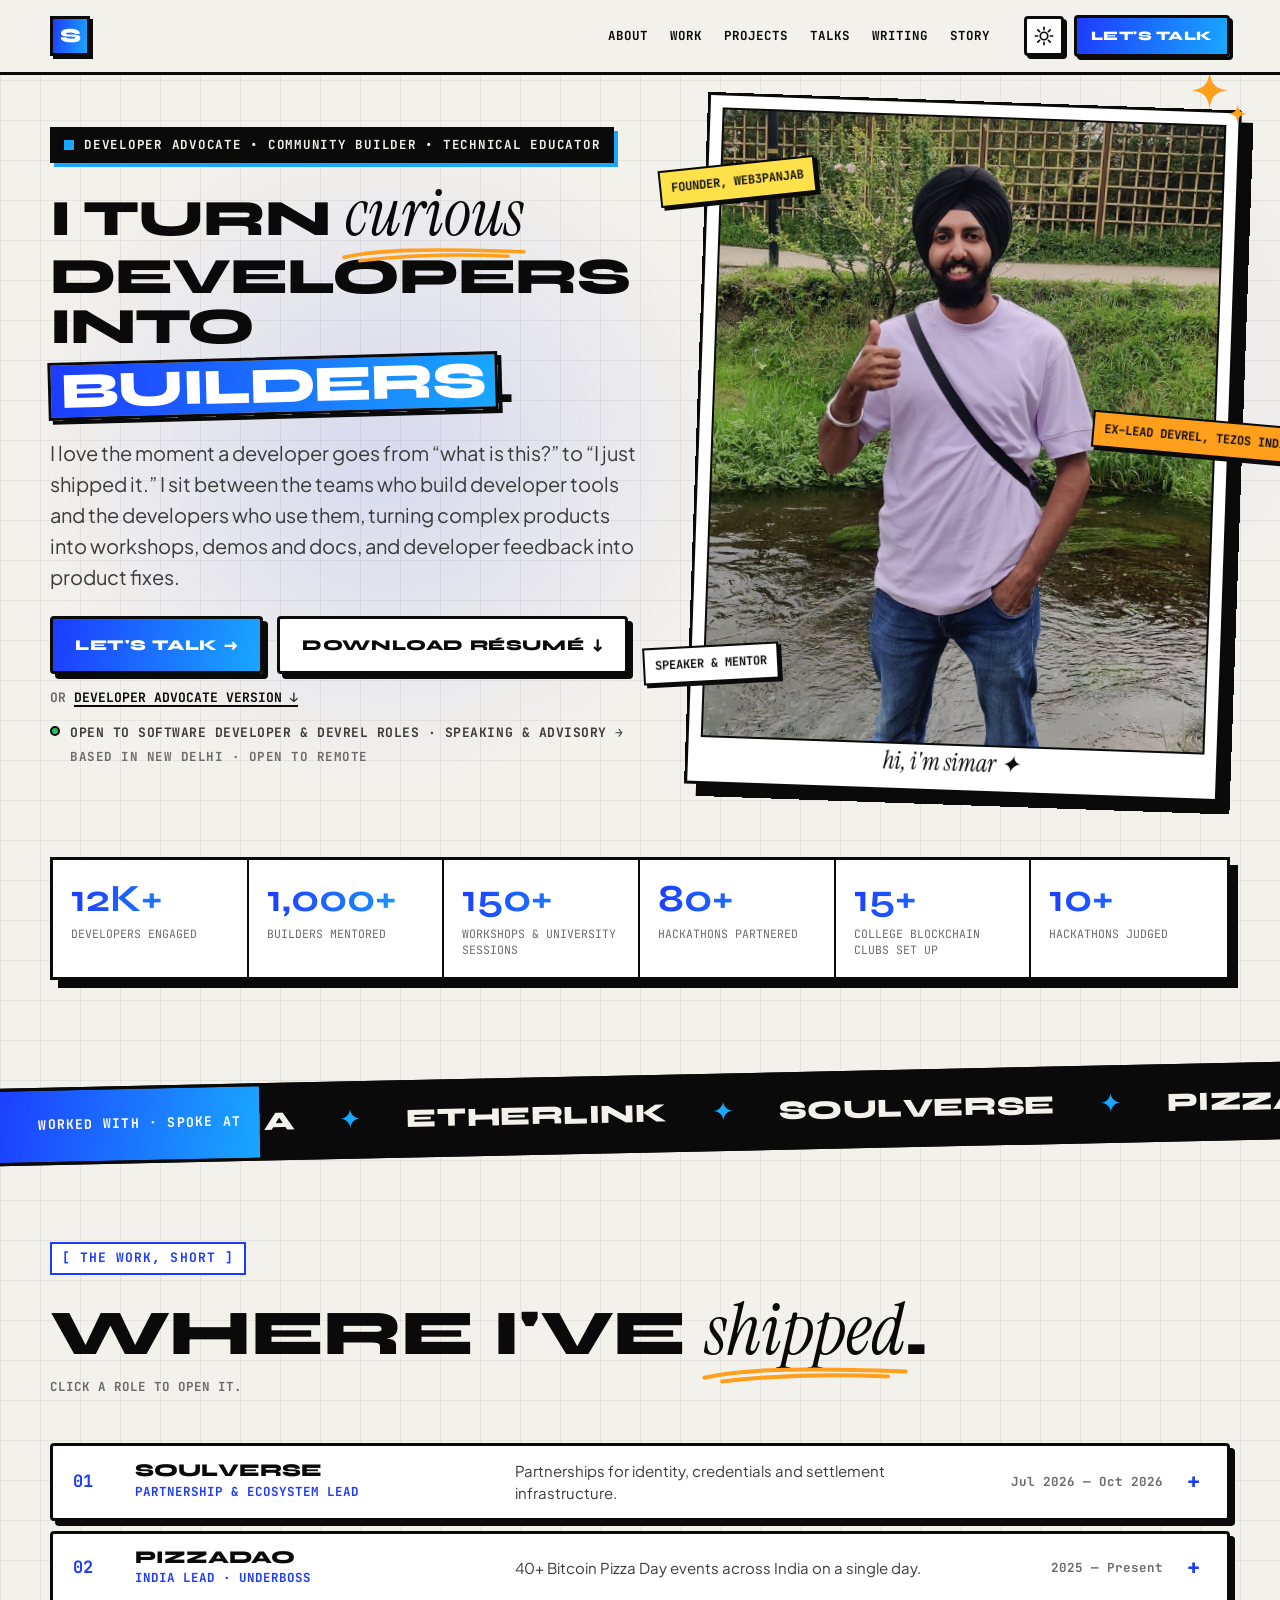
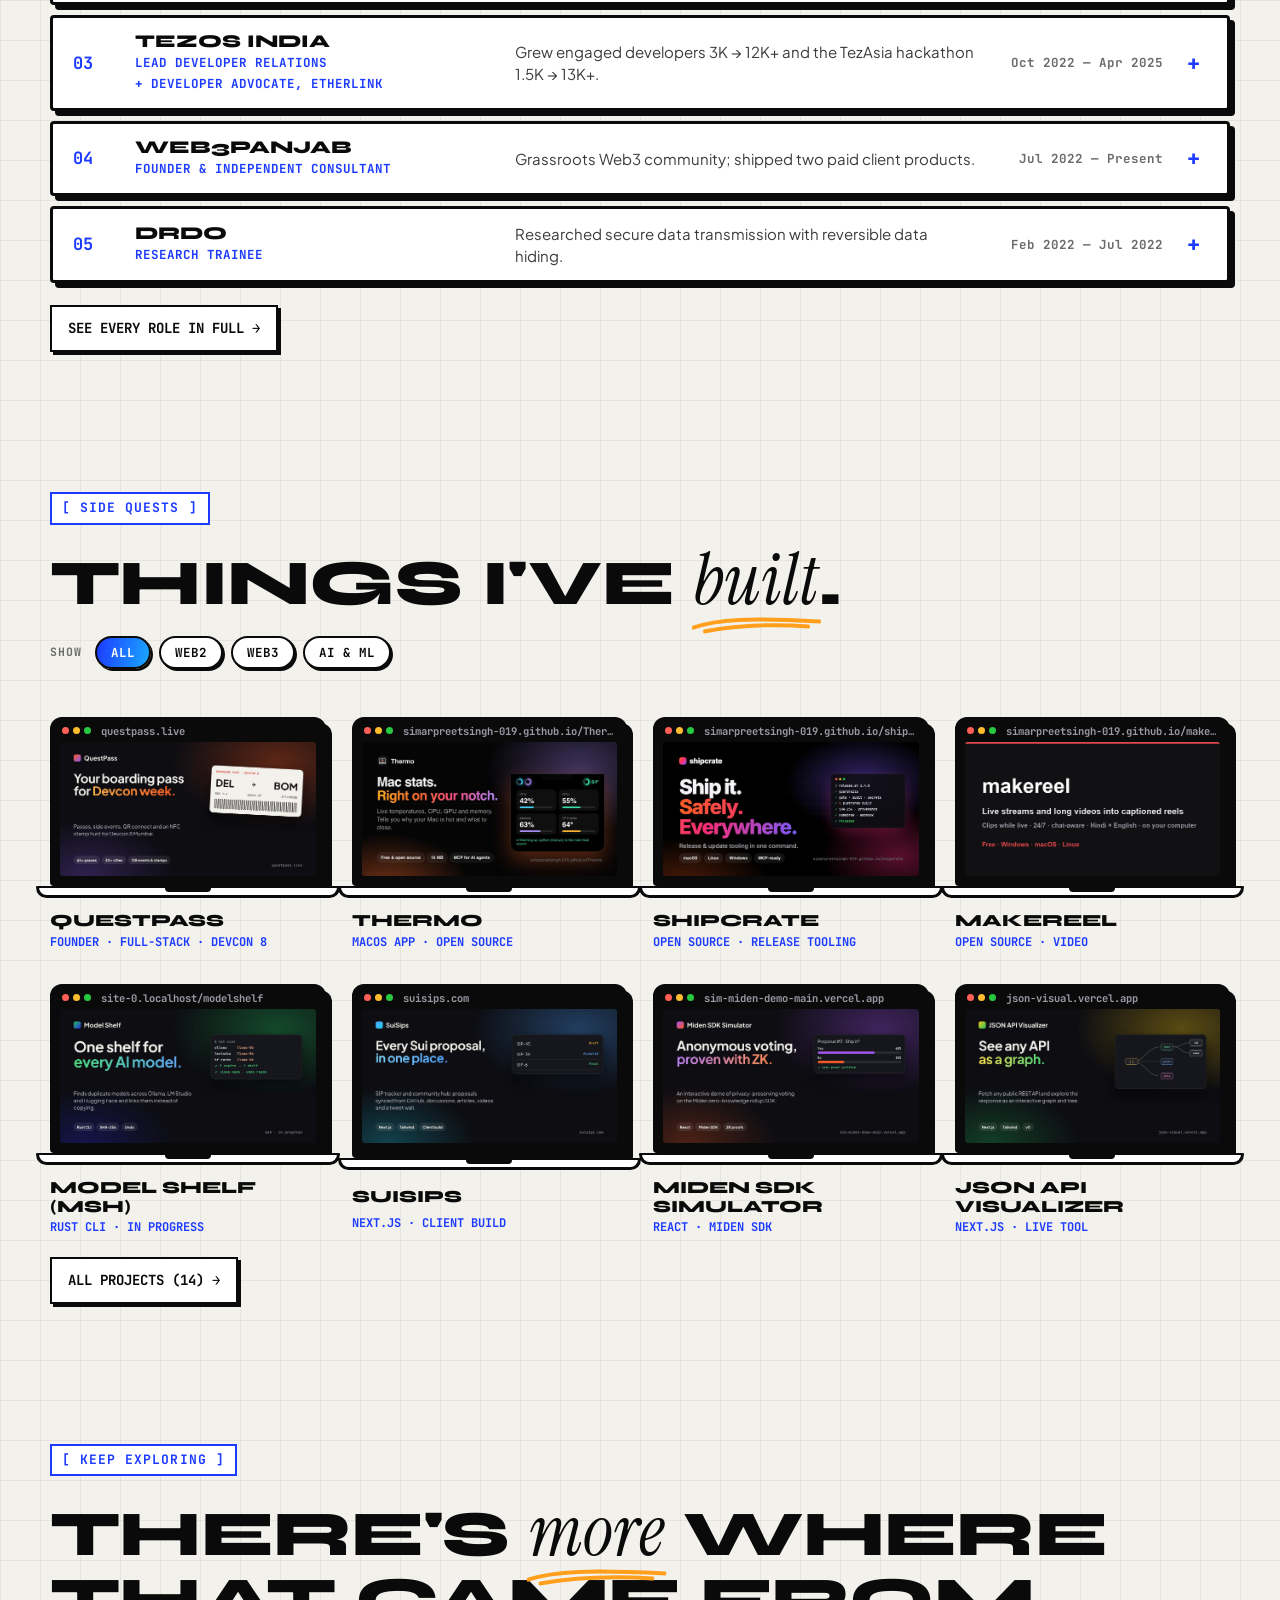
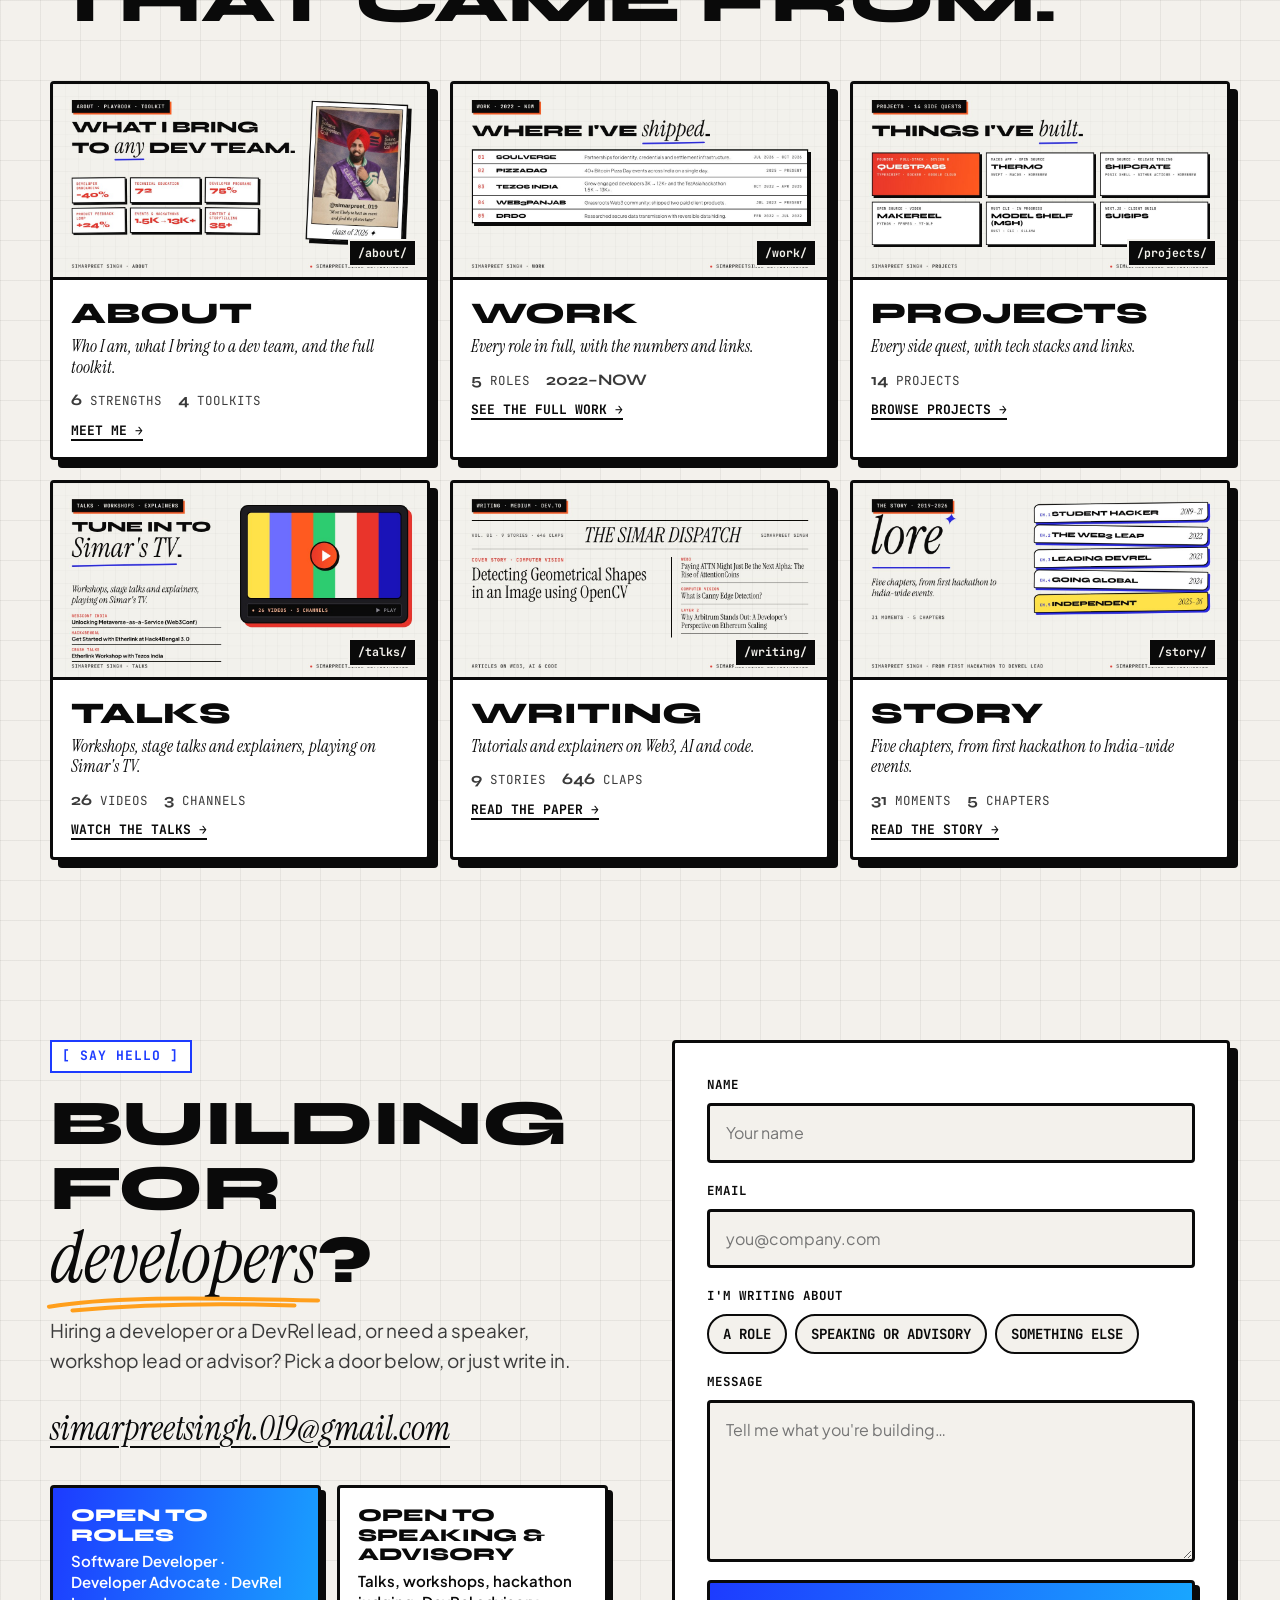
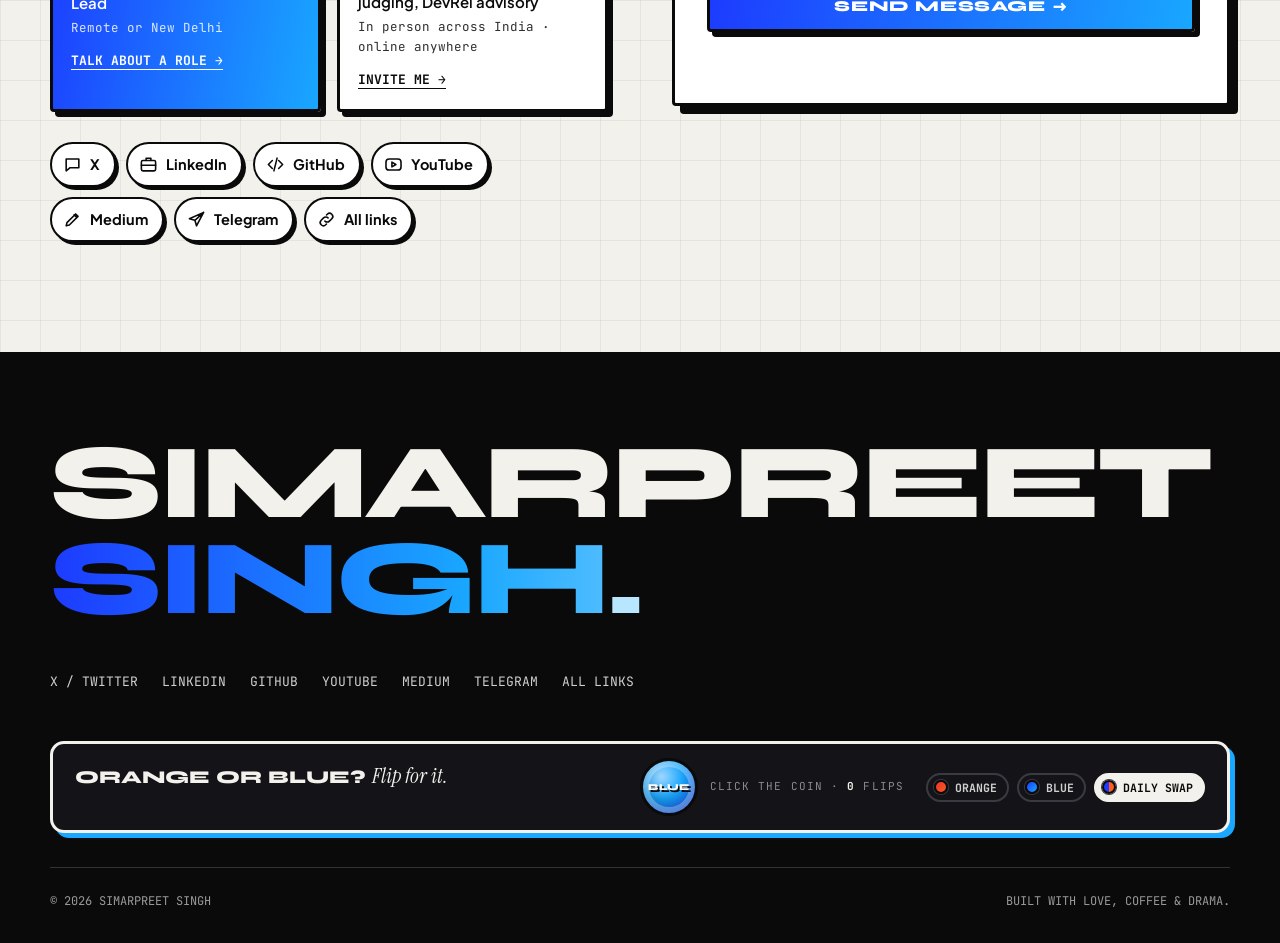
<file: index.html>
<!doctype html>
<html lang="en">
<head>
  <meta charset="utf-8" />
  <meta name="viewport" content="width=device-width, initial-scale=1" />
  <!-- SEO:START (generated by scripts/build-seo.js — edit content.js instead) -->
  <title>Simarpreet Singh — Developer Advocate &amp; DevRel Lead (Web2 &amp; Web3)</title>
  <meta name="description" content="Simarpreet Singh is a developer advocate, developer relations lead, community builder and technical educator from New Delhi, India. 12K+ developers engaged, 1,000+ builders mentored, 150+ workshops. Partnerships, GTM and ecosystem growth across Web2, AI and Web3." />
  <meta name="keywords" content="developer advocate, developer relations, DevRel, developer evangelist, community builder, technical educator, developer experience, ecosystem lead, partnerships, GTM, hackathons, workshops, Web3, Web2, AI, Tezos, Etherlink, Sui, India, New Delhi, Web3 Punjab, Web3Panjab, Punjab" />
  <meta name="author" content="Simarpreet Singh" />
  <meta name="robots" content="index, follow, max-image-preview:large, max-snippet:-1, max-video-preview:-1" />
  <link rel="canonical" href="https://simarpreetsingh-019.github.io/" />
  <link rel="alternate" type="text/markdown" title="Profile for AI assistants" href="https://simarpreetsingh-019.github.io/llms.txt" />
  <link rel="alternate" type="application/json" title="Résumé (JSON Resume)" href="https://simarpreetsingh-019.github.io/profile.json" />
  <meta property="og:type" content="profile" />
  <meta property="og:site_name" content="Simarpreet Singh" />
  <meta property="og:title" content="Simarpreet Singh — Developer Advocate &amp; DevRel Lead (Web2 &amp; Web3)" />
  <meta property="og:description" content="Simarpreet Singh is a developer advocate, developer relations lead, community builder and technical educator from New Delhi, India. 12K+ developers engaged, 1,000+ builders mentored, 150+ workshops. Partnerships, GTM and ecosystem growth across Web2, AI and Web3." />
  <meta property="og:url" content="https://simarpreetsingh-019.github.io/" />
  <meta property="og:image" content="https://simarpreetsingh-019.github.io/assets/img/og.jpg" />
  <meta property="og:image:type" content="image/jpeg" />
  <meta property="og:image:width" content="1200" />
  <meta property="og:image:height" content="630" />
  <meta property="og:image:alt" content="Simarpreet Singh — Developer Advocate, Developer Relations (DevRel) Lead" />
  <meta property="profile:first_name" content="Simarpreet" />
  <meta property="profile:last_name" content="Singh" />
  <meta name="twitter:card" content="summary_large_image" />
  <meta name="twitter:creator" content="@simarpreet_019" />
  <meta name="twitter:title" content="Simarpreet Singh — Developer Advocate &amp; DevRel Lead (Web2 &amp; Web3)" />
  <meta name="twitter:description" content="Simarpreet Singh is a developer advocate, developer relations lead, community builder and technical educator from New Delhi, India. 12K+ developers engaged, 1,000+ builders mentored, 150+ workshops. Partnerships, GTM and ecosystem growth across Web2, AI and Web3." />
  <meta name="twitter:image" content="https://simarpreetsingh-019.github.io/assets/img/og.jpg" />
  <script type="application/ld+json">{"@context":"https://schema.org","@graph":[{"@type":"ProfilePage","@id":"https://simarpreetsingh-019.github.io/#page","url":"https://simarpreetsingh-019.github.io/","name":"Simarpreet Singh — Developer Advocate & DevRel Lead (Web2 & Web3)","description":"Simarpreet Singh is a developer advocate, developer relations lead, community builder and technical educator from New Delhi, India. 12K+ developers engaged, 1,000+ builders mentored, 150+ workshops. Partnerships, GTM and ecosystem growth across Web2, AI and Web3.","dateModified":"2026-11-25","mainEntity":{"@id":"https://simarpreetsingh-019.github.io/#person"},"inLanguage":"en"},{"@type":"Person","@id":"https://simarpreetsingh-019.github.io/#person","name":"Simarpreet Singh","alternateName":["Simar","simarpreet_019","simarpreetsingh019"],"url":"https://simarpreetsingh-019.github.io/","image":"https://simarpreetsingh-019.github.io/assets/img/portrait.jpg","email":"mailto:simarpreetsingh.019@gmail.com","jobTitle":"Developer Advocate","hasOccupation":[{"@type":"Occupation","name":"Developer Advocate"},{"@type":"Occupation","name":"Developer Relations (DevRel) Lead"},{"@type":"Occupation","name":"Software Developer"},{"@type":"Occupation","name":"Developer Evangelist"},{"@type":"Occupation","name":"Community Builder"},{"@type":"Occupation","name":"Technical Educator"},{"@type":"Occupation","name":"Partnerships & Ecosystem Lead"},{"@type":"Occupation","name":"Go-To-Market (GTM) Lead"}],"description":"Simarpreet Singh is a developer advocate, developer relations lead, community builder and technical educator from New Delhi, India. 12K+ developers engaged, 1,000+ builders mentored, 150+ workshops. Partnerships, GTM and ecosystem growth across Web2, AI and Web3.","address":{"@type":"PostalAddress","addressLocality":"New Delhi","addressCountry":"IN"},"knowsAbout":["developer advocate","developer relations","DevRel","developer evangelist","community builder","technical educator","developer experience","ecosystem lead","partnerships","GTM","hackathons","workshops","Web3","Web2","AI","Tezos","Etherlink","Sui","India","New Delhi","Web3 Punjab","Web3Panjab","Punjab","Developer Relations","Developer onboarding","Developer experience","Workshops","Hackathons","Docs & starter kits","Live training","Certification design","POC development","Hackathon mentoring","Technical writing","Public speaking","Partnerships","Python","JavaScript","TypeScript","React","Next.js","Tailwind CSS","Zustand","Zod","Node.js","REST APIs","Supabase","Docker","Google Cloud","Cloudflare","Vercel","Web scraping","Git & GitHub","C++","Java","Cursor","Claude","v0 (Vercel)","LLM APIs","AI agent frameworks (exploring)"],"sameAs":["https://x.com/simarpreet_019","https://linkedin.com/in/simarpreetsingh019","https://github.com/simarpreetsingh-019","https://youtube.com/@simarpreet019","https://medium.com/@simarpreetsingh.019","https://t.me/simarpreet_019","https://bio.link/simarpreetsingh"],"alumniOf":{"@type":"CollegeOrUniversity","name":"Guru Tegh Bahadur Institute of Technology (GGSIP University)"}},{"@type":"WebSite","@id":"https://simarpreetsingh-019.github.io/#site","url":"https://simarpreetsingh-019.github.io/","name":"Simarpreet Singh","publisher":{"@id":"https://simarpreetsingh-019.github.io/#person"}}]}</script>
  <!-- SEO:END -->
  <meta name="referrer" content="strict-origin-when-cross-origin" />
  <meta name="theme-color" content="#F3F1EC" />
  <link rel="icon" href="assets/img/favicon.svg" type="image/svg+xml" />

  <link rel="preconnect" href="https://fonts.googleapis.com" />
  <link rel="preconnect" href="https://fonts.gstatic.com" crossorigin />
  <link href="https://fonts.googleapis.com/css2?family=Instrument+Serif:ital@0;1&family=JetBrains+Mono:wght@500;700&family=Plus+Jakarta+Sans:wght@400;500;600;700&family=Syne:wght@700;800&display=swap" rel="stylesheet" />

  <link rel="stylesheet" href="styles.css" />
  <!-- Site content (loaded early so the colour theme can be set before the page paints) -->
  <script src="content.js"></script>
  <!-- Apply light/dark + orange/blue before paint (avoids a flash) -->
  <script>
    (function () {
      var root = document.documentElement, S = window.SITE || {};
      root.classList.add("js"); // pre-rendered text (for crawlers) stays hidden until main.js draws the page
      try { var t = localStorage.getItem("theme"); if (t) root.dataset.theme = t; } catch (e) {}
      // Accent: a visitor's own pick wins; otherwise content.js decides.
      // "daily" alternates orange and blue every 24 hours (switches at local midnight).
      var pick = null;
      try { pick = localStorage.getItem("accent"); } catch (e) {}
      var mode = pick || S.accent || "orange";
      var day = Math.floor((Date.now() - new Date().getTimezoneOffset() * 60000) / 864e5);
      var accent = mode === "daily" ? (day % 2 ? "blue" : "orange") : mode;
      root.dataset.accent = accent;
      root.dataset.accentMode = mode;
    })();
  </script>
</head>
<body data-page="home">
  <a class="skip" href="#main">Skip to content</a>

  <header class="nav" id="top">
    <div class="nav__inner">
      <a class="logo" href="#top" aria-label="Home">
        <span class="logo__mark">S</span>
        <span class="logo__word" data-fill="logo"></span>
      </a>
      <nav class="nav__links" id="navLinks" aria-label="Primary">
        <!-- built automatically from the sections below, in page order -->
      </nav>
      <div class="nav__actions">
        <button class="icon-btn" id="themeToggle" type="button" aria-label="Toggle dark mode">
          <svg class="i-sun" viewBox="0 0 24 24" aria-hidden="true"><circle cx="12" cy="12" r="4.5"/><path d="M12 1.5v3M12 19.5v3M1.5 12h3M19.5 12h3M4.6 4.6l2.1 2.1M17.3 17.3l2.1 2.1M4.6 19.4l2.1-2.1M17.3 6.7l2.1-2.1"/></svg>
          <svg class="i-moon" viewBox="0 0 24 24" aria-hidden="true"><path d="M20 14.5A8.5 8.5 0 0 1 9.5 4a8.5 8.5 0 1 0 10.5 10.5z"/></svg>
        </button>
        <a class="btn btn--hot btn--sm" href="#contact">Let's talk</a>
        <button class="icon-btn menu-btn" id="menuBtn" type="button" aria-label="Open menu" aria-expanded="false" aria-controls="navLinks">
          <svg viewBox="0 0 24 24" aria-hidden="true"><path d="M3 7h18M3 12h18M3 17h18"/></svg>
        </button>
      </div>
    </div>
  </header>

  <main id="main">
    <!-- HERO -->
    <section class="hero">
      <div class="wrap hero__grid">
        <div class="hero__copy">
          <p class="status reveal"><span class="status__dot"></span><span data-fill="status">DEVELOPER ADVOCATE • COMMUNITY BUILDER • TECHNICAL EDUCATOR</span></p>
          <h1 class="hero__title reveal" data-fill="headline"><span class="line">I turn curious</span> <span class="line">developers</span> <span class="line">into</span> <span class="line">builders.</span></h1>
          <p class="hero__intro reveal" data-fill="intro">I love the moment a developer goes from “what is this?” to “I just shipped it.” I sit between the teams who build developer tools and the developers who use them, turning complex products into workshops, demos and docs, and developer feedback into product fixes.</p>
          <div class="hero__ctas reveal" data-fill="ctas"></div>
          <a class="avail reveal" href="#contact" data-fill="avail">Open to software developer &amp; DevRel roles · speaking &amp; advisory · Based in New Delhi · open to remote</a>
        </div>
        <div class="hero__media reveal">
          <figure class="portrait">
            <img data-fill="photo" src="assets/img/portrait.jpg" alt="Simarpreet Singh giving a thumbs up by a stream" width="800" height="1000" />
          </figure>
          <div class="stickers" data-fill="stickers"></div>
          <svg class="sparkle sparkle--hero" viewBox="0 0 60 60" aria-hidden="true"><path d="M22 4c1.5 11 5 14.5 16 16-11 1.5-14.5 5-16 16-1.5-11-5-14.5-16-16 11-1.5 14.5-5 16-16z"/><path d="M46 32c.8 5.6 2.5 7.3 8 8-5.5.8-7.2 2.5-8 8-.8-5.5-2.5-7.2-8-8 5.5-.7 7.2-2.4 8-8z"/></svg>
        </div>
      </div>
      <div class="wrap">
        <ul class="stats" data-fill="stats"><li><strong>12K+</strong><span>developers engaged</span></li><li><strong>1,000+</strong><span>builders mentored</span></li><li><strong>150+</strong><span>workshops &amp; university sessions</span></li><li><strong>80+</strong><span>hackathons partnered</span></li><li><strong>15+</strong><span>college blockchain clubs set up</span></li><li><strong>10+</strong><span>hackathons judged</span></li></ul>
      </div>
    </section>

    <div class="marquee-wrap"><div class="marquee"><p class="marquee__label" data-fill="marqueeLabel">Worked with · spoke at</p><div class="marquee__track" data-fill="marquee"><span>Tezos India</span><span>Etherlink</span><span>SOULVERSE</span><span>PizzaDAO</span><span>GDG New Delhi</span><span>Web3Conf India</span><span>ETHIndia</span><span>ETHGlobal New Delhi</span><span>ETHTokyo</span><span>Hack4Bengal</span><span>University of the Philippines</span><span>Chandigarh University</span><span>DRDO</span></div></div></div>

    <section class="section section--tight" id="work-short" data-section="workBrief"><div class="wrap pre"><h2>Where I've shipped.</h2><ul><li><strong>Partnership &amp; Ecosystem Lead, SOULVERSE</strong> (Jul 2026 — Oct 2026): Partnerships for identity, credentials and settlement infrastructure.</li><li><strong>India Lead · Underboss, PizzaDAO</strong> (2025 — Present): 40+ Bitcoin Pizza Day events across India on a single day.</li><li><strong>Lead Developer Relations, Tezos India</strong> (Oct 2022 — Apr 2025): Grew engaged developers 3K → 12K+ and the TezAsia hackathon 1.5K → 13K+.</li><li><strong>Founder &amp; Independent Consultant, Web3Panjab</strong> (Jul 2022 — Present): Grassroots Web3 community; shipped two paid client products.</li><li><strong>Research Trainee, DRDO — Scientific Analysis Group</strong> (Feb 2022 — Jul 2022): Researched secure data transmission with reversible data hiding.</li></ul><p><a href="work/">Full work history</a></p></div></section>
    <section class="section section--tight" id="projects-short" data-section="projectBrief"><div class="wrap pre"><h2>Things I've built.</h2><ul><li><h3><a href="https://questpass.live">QuestPass</a></h3><p>An event engagement platform launched at Devcon 8 Mumbai: 65+ attendee passes from 30+ cities and 138 side events and stamp spots. QR connect with consent-based contact sharing, a filterable People directory, organiser event submissions with Luma and CSV imports, and an NFC stamp hunt with a leaderboard. Its photo booth has since been integrated and used by PizzaDAO at its events.</p></li><li><h3><a href="https://simarpreetsingh-019.github.io/Thermo/">Thermo</a></h3><p>A free Mac app that shows CPU, GPU, SSD and battery temperatures around the notch and tells you which app is heating your Mac, what's slowing down and what to close. Memory, battery-health and 24-hour history tabs, smart alerts, and no sudo or kernel extensions.</p></li><li><h3><a href="https://simarpreetsingh-019.github.io/shipcrate/">shipcrate</a></h3><p>Release and update tooling in one command: a quality gate with git hooks and CI, GitHub releases with SHA-256 checksums and provenance, a Homebrew formula, a verifying installer and update notices. Extracted from Thermo, with a Claude Code plugin and an MCP server for AI agents.</p></li><li><h3><a href="https://simarpreetsingh-019.github.io/makereel/">makereel</a></h3><p>Turns live streams and long videos into captioned 9:16 reels on your own computer: clips YouTube, Twitch and Kick streams live from loudness and chat spikes, word-by-word Hindi, English and Hinglish captions, speaker framing and creator credits. No account or API key needed.</p></li><li><h3><a href="modelshelf/">Model Shelf (msh)</a></h3><p>One local library for every AI model on a Mac: finds duplicate model files across Ollama, LM Studio and Hugging Face by SHA-256 and links them instead of copying, with undo.</p></li><li><h3><a href="https://suisips.com">SuiSips</a></h3><p>A production SIP tracker and community platform for the Sui ecosystem: proposals synced from GitHub, discussions, articles, videos and a curated tweet wall. Built with Next.js, React Markdown and Tailwind CSS.</p></li><li><h3><a href="https://sim-miden-demo-main.vercel.app/">Miden SDK Simulator</a></h3><p>An interactive demo of anonymous, privacy-preserving voting on Miden's ZK rollup SDK. Scoped, built and shipped with no prior Miden experience, to show how any new SDK becomes learnable through a working demo.</p></li><li><h3><a href="https://json-visual.vercel.app">JSON API Visualizer</a></h3><p>Fetch any public REST API and explore the response as an interactive graph and tree. Built with Next.js, Tailwind CSS and v0.</p></li></ul><p><a href="projects/">All projects</a></p></div></section>
    <section class="section section--tight" id="explore" data-section="explore"><div class="wrap pre"><h2>More on other pages</h2><ul><li><a href="about/">About</a>: Who I am, what I bring to a dev team, and the full toolkit.</li><li><a href="work/">Work</a>: Every role in full, with the numbers and links.</li><li><a href="projects/">Projects</a>: Every side quest, with tech stacks and links.</li><li><a href="talks/">Talks</a>: Workshops, stage talks and explainers, playing on Simar's TV.</li><li><a href="writing/">Writing</a>: Tutorials and explainers on Web3, AI and code.</li><li><a href="story/">Story</a>: Five chapters, from first hackathon to India-wide events.</li></ul></div></section>

    <!-- CONTACT -->
    <section class="section" id="contact">
      <div class="wrap contact">
        <div class="contact__copy">
          <p class="label" data-fill="contactLabel"></p>
          <h2 class="h2" data-fill="contactTitle"></h2>
          <p class="lead" data-fill="contactText"></p>
          <a class="mail" data-fill="email"></a>
          <div class="doors" data-fill="doors"><p><strong>Open to roles:</strong> Software Developer · Developer Advocate · DevRel Lead (Remote or New Delhi)</p><p><strong>Open to speaking &amp; advisory:</strong> Talks, workshops, hackathon judging, DevRel advisory (In person across India · online anywhere)</p></div>
          <ul class="socials" data-fill="socials"></ul>
        </div>
        <form class="card form" id="contactForm" method="POST" novalidate>
          <label class="field">
            <span>Name</span>
            <input type="text" name="name" id="name" required autocomplete="name" placeholder="Your name" />
          </label>
          <label class="field">
            <span>Email</span>
            <input type="email" name="email" id="email" required autocomplete="email" placeholder="you@company.com" />
          </label>
          <fieldset class="field reason" data-fill="reason"></fieldset>
          <label class="field">
            <span>Message</span>
            <textarea name="message" id="message" rows="5" required placeholder="Tell me what you're building…"></textarea>
          </label>
          <!-- spam honeypot (Formspree ignores submissions where this is filled) -->
          <input type="text" name="_gotcha" class="hp" tabindex="-1" autocomplete="off" aria-hidden="true" />
          <button class="btn btn--hot btn--block" type="submit">Send message <span aria-hidden="true">→</span></button>
          <p class="form__msg" id="formMsg" role="status" aria-live="polite"></p>
        </form>
      </div>
    </section>
  </main>

  <a class="to-top" id="toTop" href="#top" aria-label="Back to top" hidden>
    <svg viewBox="0 0 24 24" aria-hidden="true"><path d="M12 19V5M5 12l7-7 7 7"/></svg>
    <span>TOP</span>
  </a>

  <footer class="footer">
    <div class="wrap footer__inner">
      <p class="footer__name" data-fill="footerName"></p>
      <ul class="footer__links" data-fill="footerLinks"></ul>
      <!-- Colour game: flip the coin to pick orange or blue -->
      <div class="vibe" role="group" aria-label="Pick the site colour">
        <div>
          <p class="vibe__title">Orange or blue? <em>Flip for it.</em></p>
          <p class="vibe__text">Simar couldn't pick a favourite colour, so the site swaps every day. Toss the coin to repaint the whole page, or just pick a side.</p>
          <p class="vibe__result" id="vibeResult" aria-live="polite"></p>
        </div>
        <div class="coin-wrap">
          <button type="button" class="coin" id="coin" aria-label="Flip the coin to pick orange or blue">
            <span class="coin__inner" id="coinInner">
              <span class="coin__face coin__face--o"><span>ORANGE<small>HEADS</small></span></span>
              <span class="coin__face coin__face--b"><span>BLUE<small>TAILS</small></span></span>
            </span>
          </button>
          <span class="coin__shadow" aria-hidden="true"></span>
          <span class="coin-hint">Click the coin · <b id="flipCount">0</b> flips</span>
        </div>
        <div class="vibe__picks">
          <span>Or pick a side</span>
          <div>
            <button type="button" data-accent-choice="orange" aria-pressed="false"><i class="sw sw--orange"></i>Orange</button>
            <button type="button" data-accent-choice="blue" aria-pressed="false"><i class="sw sw--blue"></i>Blue</button>
            <button type="button" data-accent-choice="daily" aria-pressed="false"><i class="sw sw--daily"></i>Daily swap</button>
          </div>
          <span class="vibe__stats" id="vibeStats"></span>
        </div>
      </div>

      <div class="footer__bottom">
        <span data-fill="copyright"></span>
        <span data-fill="footerLine"></span>
      </div>
    </div>
  </footer>

  <noscript><p class="wrap" style="padding:2rem 0">This site needs JavaScript to render its content. Reach me at simarpreetsingh.019@gmail.com.</p></noscript>

  <script src="main.js"></script>
</body>
</html>
</file>
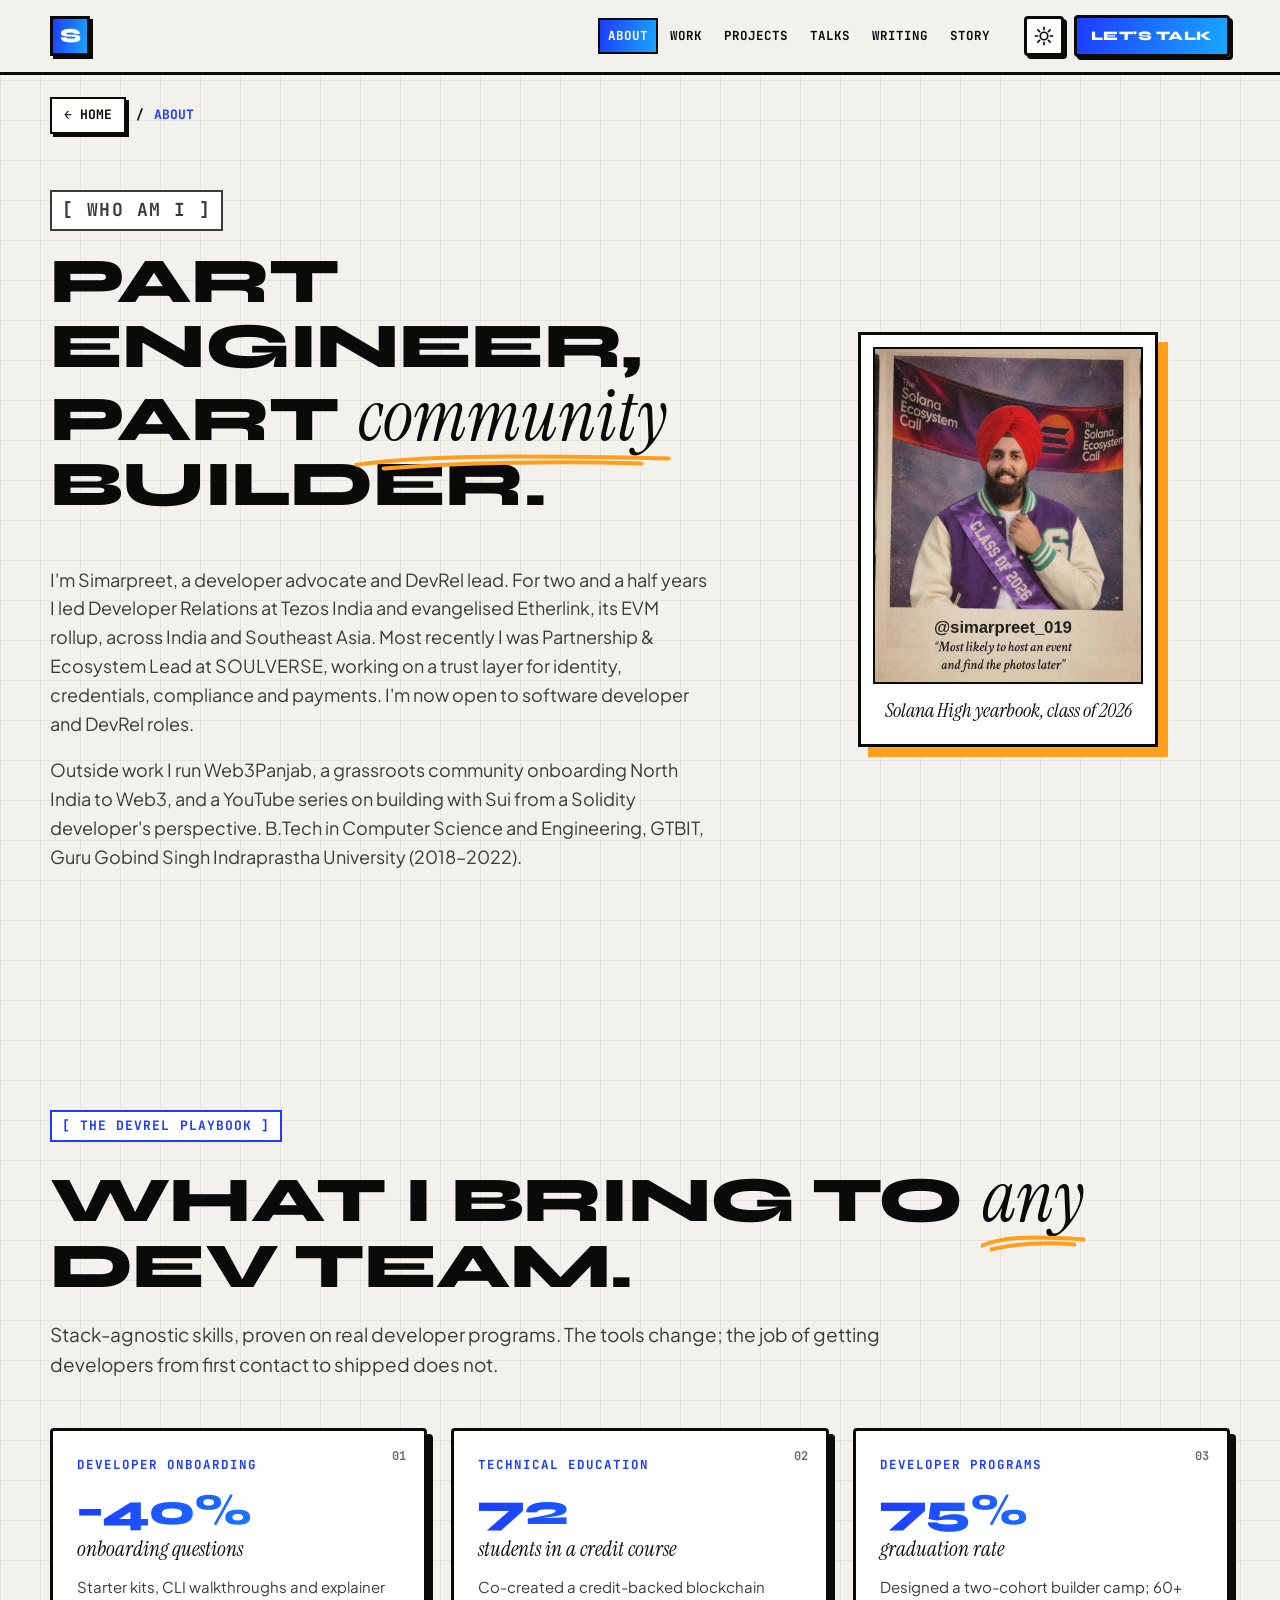
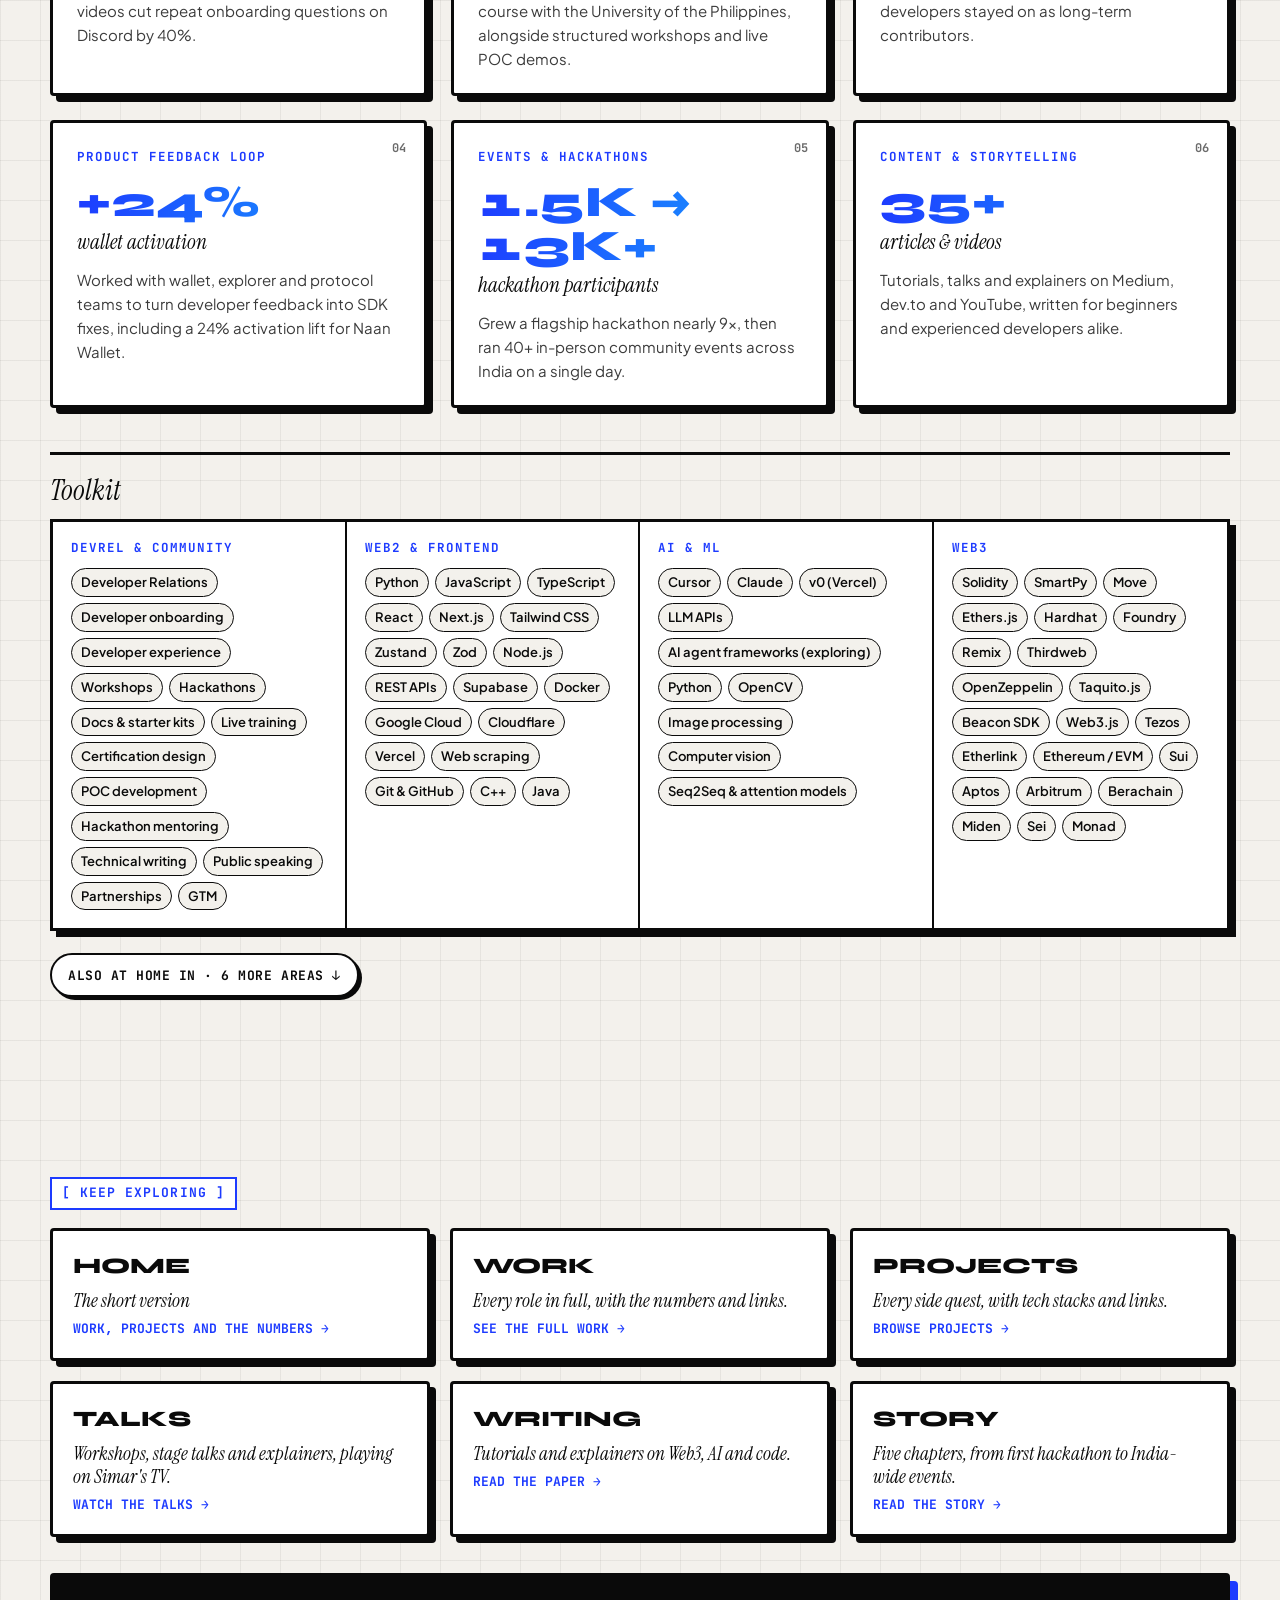
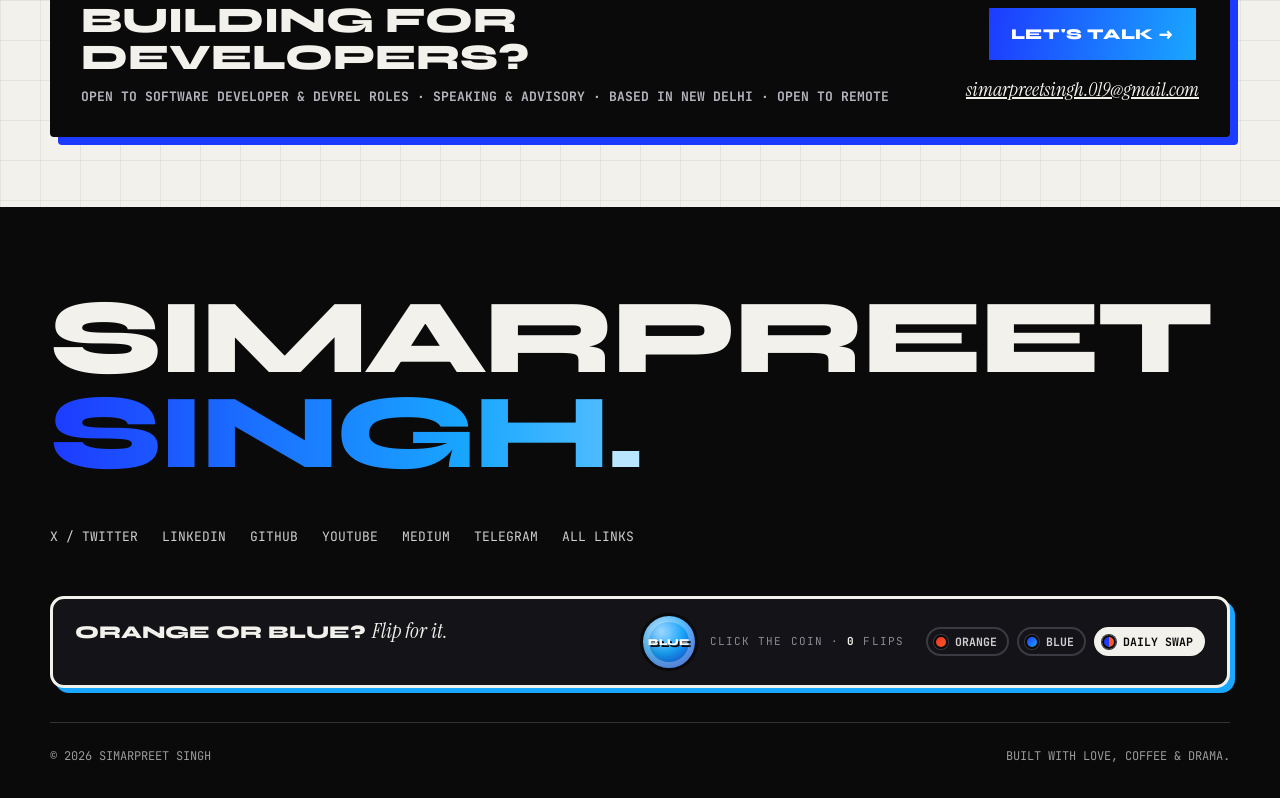
<file: about/index.html>
<!doctype html>
<html lang="en">
<head>
  <meta charset="utf-8" />
  <base href="../" />
  <meta name="viewport" content="width=device-width, initial-scale=1" />
  <!-- SEO:START (generated by scripts/build-seo.js — edit content.js instead) -->
  <title>About Simarpreet Singh — Developer Advocate, DevRel Lead &amp; Software Developer</title>
  <meta name="description" content="Who Simarpreet Singh is, what he brings to developer teams (onboarding, education, developer programs, feedback loops, events, content) and the full toolkit across Web2, AI and Web3." />
  <meta name="keywords" content="developer advocate, developer relations, DevRel, developer evangelist, community builder, technical educator, developer experience, ecosystem lead, partnerships, GTM, hackathons, workshops, Web3, Web2, AI, Tezos, Etherlink, Sui, India, New Delhi, Web3 Punjab, Web3Panjab, Punjab" />
  <meta name="author" content="Simarpreet Singh" />
  <meta name="robots" content="index, follow, max-image-preview:large, max-snippet:-1, max-video-preview:-1" />
  <link rel="canonical" href="https://simarpreetsingh-019.github.io/about/" />
  <link rel="alternate" type="text/markdown" title="Profile for AI assistants" href="https://simarpreetsingh-019.github.io/llms.txt" />
  <link rel="alternate" type="application/json" title="Résumé (JSON Resume)" href="https://simarpreetsingh-019.github.io/profile.json" />
  <meta property="og:type" content="website" />
  <meta property="og:site_name" content="Simarpreet Singh" />
  <meta property="og:title" content="About Simarpreet Singh — Developer Advocate, DevRel Lead &amp; Software Developer" />
  <meta property="og:description" content="Who Simarpreet Singh is, what he brings to developer teams (onboarding, education, developer programs, feedback loops, events, content) and the full toolkit across Web2, AI and Web3." />
  <meta property="og:url" content="https://simarpreetsingh-019.github.io/about/" />
  <meta property="og:image" content="https://simarpreetsingh-019.github.io/assets/img/og-about.jpg" />
  <meta property="og:image:type" content="image/jpeg" />
  <meta property="og:image:width" content="1200" />
  <meta property="og:image:height" content="630" />
  <meta property="og:image:alt" content="About Simarpreet Singh — Developer Advocate, DevRel Lead &amp; Software Developer" />
  <meta property="profile:first_name" content="Simarpreet" />
  <meta property="profile:last_name" content="Singh" />
  <meta name="twitter:card" content="summary_large_image" />
  <meta name="twitter:creator" content="@simarpreet_019" />
  <meta name="twitter:title" content="About Simarpreet Singh — Developer Advocate, DevRel Lead &amp; Software Developer" />
  <meta name="twitter:description" content="Who Simarpreet Singh is, what he brings to developer teams (onboarding, education, developer programs, feedback loops, events, content) and the full toolkit across Web2, AI and Web3." />
  <meta name="twitter:image" content="https://simarpreetsingh-019.github.io/assets/img/og-about.jpg" />
  <script type="application/ld+json">{"@context":"https://schema.org","@graph":[{"@type":"CollectionPage","@id":"https://simarpreetsingh-019.github.io/about/#page","url":"https://simarpreetsingh-019.github.io/about/","name":"About Simarpreet Singh — Developer Advocate, DevRel Lead & Software Developer","description":"Who Simarpreet Singh is, what he brings to developer teams (onboarding, education, developer programs, feedback loops, events, content) and the full toolkit across Web2, AI and Web3.","dateModified":"2026-11-25","inLanguage":"en","isPartOf":{"@id":"https://simarpreetsingh-019.github.io/#site"},"about":{"@id":"https://simarpreetsingh-019.github.io/#person"},"author":{"@id":"https://simarpreetsingh-019.github.io/#person"}},{"@type":"BreadcrumbList","itemListElement":[{"@type":"ListItem","position":1,"name":"Home","item":"https://simarpreetsingh-019.github.io/"},{"@type":"ListItem","position":2,"name":"About","item":"https://simarpreetsingh-019.github.io/about/"}]},{"@type":"Person","@id":"https://simarpreetsingh-019.github.io/#person","name":"Simarpreet Singh","alternateName":["Simar","simarpreet_019","simarpreetsingh019"],"url":"https://simarpreetsingh-019.github.io/","image":"https://simarpreetsingh-019.github.io/assets/img/portrait.jpg","email":"mailto:simarpreetsingh.019@gmail.com","jobTitle":"Developer Advocate","hasOccupation":[{"@type":"Occupation","name":"Developer Advocate"},{"@type":"Occupation","name":"Developer Relations (DevRel) Lead"},{"@type":"Occupation","name":"Software Developer"},{"@type":"Occupation","name":"Developer Evangelist"},{"@type":"Occupation","name":"Community Builder"},{"@type":"Occupation","name":"Technical Educator"},{"@type":"Occupation","name":"Partnerships & Ecosystem Lead"},{"@type":"Occupation","name":"Go-To-Market (GTM) Lead"}],"description":"Simarpreet Singh is a developer advocate, developer relations lead, community builder and technical educator from New Delhi, India. 12K+ developers engaged, 1,000+ builders mentored, 150+ workshops. Partnerships, GTM and ecosystem growth across Web2, AI and Web3.","address":{"@type":"PostalAddress","addressLocality":"New Delhi","addressCountry":"IN"},"knowsAbout":["developer advocate","developer relations","DevRel","developer evangelist","community builder","technical educator","developer experience","ecosystem lead","partnerships","GTM","hackathons","workshops","Web3","Web2","AI","Tezos","Etherlink","Sui","India","New Delhi","Web3 Punjab","Web3Panjab","Punjab","Developer Relations","Developer onboarding","Developer experience","Workshops","Hackathons","Docs & starter kits","Live training","Certification design","POC development","Hackathon mentoring","Technical writing","Public speaking","Partnerships","Python","JavaScript","TypeScript","React","Next.js","Tailwind CSS","Zustand","Zod","Node.js","REST APIs","Supabase","Docker","Google Cloud","Cloudflare","Vercel","Web scraping","Git & GitHub","C++","Java","Cursor","Claude","v0 (Vercel)","LLM APIs","AI agent frameworks (exploring)"],"sameAs":["https://x.com/simarpreet_019","https://linkedin.com/in/simarpreetsingh019","https://github.com/simarpreetsingh-019","https://youtube.com/@simarpreet019","https://medium.com/@simarpreetsingh.019","https://t.me/simarpreet_019","https://bio.link/simarpreetsingh"],"alumniOf":{"@type":"CollegeOrUniversity","name":"Guru Tegh Bahadur Institute of Technology (GGSIP University)"}},{"@type":"WebSite","@id":"https://simarpreetsingh-019.github.io/#site","url":"https://simarpreetsingh-019.github.io/","name":"Simarpreet Singh","publisher":{"@id":"https://simarpreetsingh-019.github.io/#person"}}]}</script>
  <!-- SEO:END -->
  <meta name="referrer" content="strict-origin-when-cross-origin" />
  <meta name="theme-color" content="#F3F1EC" />
  <link rel="icon" href="assets/img/favicon.svg" type="image/svg+xml" />

  <link rel="preconnect" href="https://fonts.googleapis.com" />
  <link rel="preconnect" href="https://fonts.gstatic.com" crossorigin />
  <link href="https://fonts.googleapis.com/css2?family=Instrument+Serif:ital@0;1&family=JetBrains+Mono:wght@500;700&family=Plus+Jakarta+Sans:wght@400;500;600;700&family=Syne:wght@700;800&display=swap" rel="stylesheet" />

  <link rel="stylesheet" href="styles.css" />
  <!-- Site content (loaded early so the colour theme can be set before the page paints) -->
  <script src="content.js"></script>
  <!-- Apply light/dark + orange/blue before paint (avoids a flash) -->
  <script>
    (function () {
      var root = document.documentElement, S = window.SITE || {};
      root.classList.add("js"); // pre-rendered text (for crawlers) stays hidden until main.js draws the page
      try { var t = localStorage.getItem("theme"); if (t) root.dataset.theme = t; } catch (e) {}
      // Accent: a visitor's own pick wins; otherwise content.js decides.
      // "daily" alternates orange and blue every 24 hours (switches at local midnight).
      var pick = null;
      try { pick = localStorage.getItem("accent"); } catch (e) {}
      var mode = pick || S.accent || "orange";
      var day = Math.floor((Date.now() - new Date().getTimezoneOffset() * 60000) / 864e5);
      var accent = mode === "daily" ? (day % 2 ? "blue" : "orange") : mode;
      root.dataset.accent = accent;
      root.dataset.accentMode = mode;
    })();
  </script>
</head>
<body data-page="about">
  <a class="skip" href="#main">Skip to content</a>

  <header class="nav" id="top">
    <div class="nav__inner">
      <a class="logo" href="#top" aria-label="Home">
        <span class="logo__mark">S</span>
        <span class="logo__word" data-fill="logo"></span>
      </a>
      <nav class="nav__links" id="navLinks" aria-label="Primary">
        <!-- built automatically from the sections below, in page order -->
      </nav>
      <div class="nav__actions">
        <button class="icon-btn" id="themeToggle" type="button" aria-label="Toggle dark mode">
          <svg class="i-sun" viewBox="0 0 24 24" aria-hidden="true"><circle cx="12" cy="12" r="4.5"/><path d="M12 1.5v3M12 19.5v3M1.5 12h3M19.5 12h3M4.6 4.6l2.1 2.1M17.3 17.3l2.1 2.1M4.6 19.4l2.1-2.1M17.3 6.7l2.1-2.1"/></svg>
          <svg class="i-moon" viewBox="0 0 24 24" aria-hidden="true"><path d="M20 14.5A8.5 8.5 0 0 1 9.5 4a8.5 8.5 0 1 0 10.5 10.5z"/></svg>
        </button>
        <a class="btn btn--hot btn--sm" href="#contact">Let's talk</a>
        <button class="icon-btn menu-btn" id="menuBtn" type="button" aria-label="Open menu" aria-expanded="false" aria-controls="navLinks">
          <svg viewBox="0 0 24 24" aria-hidden="true"><path d="M3 7h18M3 12h18M3 17h18"/></svg>
        </button>
      </div>
    </div>
  </header>

  <main id="main" class="subpage">
    <nav class="crumbs wrap" aria-label="Breadcrumb"><a href="./">← Home</a><span aria-hidden="true">/</span><span aria-current="page">About</span></nav>
    <section class="section" id="about" data-section="about"><div class="wrap pre"><h2>Part engineer, part community builder.</h2><p>I'm Simarpreet, a developer advocate and DevRel lead. For two and a half years I led Developer Relations at Tezos India and evangelised Etherlink, its EVM rollup, across India and Southeast Asia. Most recently I was Partnership &amp; Ecosystem Lead at SOULVERSE, working on a trust layer for identity, credentials, compliance and payments. I'm now open to software developer and DevRel roles.</p><p>Outside work I run Web3Panjab, a grassroots community onboarding North India to Web3, and a YouTube series on building with Sui from a Solidity developer's perspective. B.Tech in Computer Science and Engineering, GTBIT, Guru Gobind Singh Indraprastha University (2018–2022).</p></div></section>
    <section class="section" id="playbook" data-section="playbook"><div class="wrap pre"><h2>What I bring to any dev team.</h2><p>Stack-agnostic skills, proven on real developer programs. The tools change; the job of getting developers from first contact to shipped does not.</p><ul><li><h3>Developer onboarding: −40% onboarding questions</h3><p>Starter kits, CLI walkthroughs and explainer videos cut repeat onboarding questions on Discord by 40%.</p></li><li><h3>Technical education: 72 students in a credit course</h3><p>Co-created a credit-backed blockchain course with the University of the Philippines, alongside structured workshops and live POC demos.</p></li><li><h3>Developer programs: 75% graduation rate</h3><p>Designed a two-cohort builder camp; 60+ developers stayed on as long-term contributors.</p></li><li><h3>Product feedback loop: +24% wallet activation</h3><p>Worked with wallet, explorer and protocol teams to turn developer feedback into SDK fixes, including a 24% activation lift for Naan Wallet.</p></li><li><h3>Events &amp; hackathons: 1.5K → 13K+ hackathon participants</h3><p>Grew a flagship hackathon nearly 9×, then ran 40+ in-person community events across India on a single day.</p></li><li><h3>Content &amp; storytelling: 35+ articles &amp; videos</h3><p>Tutorials, talks and explainers on Medium, dev.to and YouTube, written for beginners and experienced developers alike.</p></li></ul><h3>Toolkit</h3><p><strong>DevRel &amp; Community:</strong> Developer Relations, Developer onboarding, Developer experience, Workshops, Hackathons, Docs &amp; starter kits, Live training, Certification design, POC development, Hackathon mentoring, Technical writing, Public speaking, Partnerships, GTM</p><p><strong>Web2 &amp; Frontend:</strong> Python, JavaScript, TypeScript, React, Next.js, Tailwind CSS, Zustand, Zod, Node.js, REST APIs, Supabase, Docker, Google Cloud, Cloudflare, Vercel, Web scraping, Git &amp; GitHub, C++, Java</p><p><strong>AI &amp; ML:</strong> Cursor, Claude, v0 (Vercel), LLM APIs, AI agent frameworks (exploring), Python, OpenCV, Image processing, Computer vision, Seq2Seq &amp; attention models</p><p><strong>Web3:</strong> Solidity, SmartPy, Move, Ethers.js, Hardhat, Foundry, Remix, Thirdweb, OpenZeppelin, Taquito.js, Beacon SDK, Web3.js, Tezos, Etherlink, Ethereum / EVM, Sui, Aptos, Arbitrum, Berachain, Miden, Sei, Monad</p><h3>Also at home in</h3><ul><li><strong>Google developer communities</strong>: GDG DevFest New Delhi speaker · Outreach head, Google Developer Student Club (GTBIT)</li><li><strong>Open source</strong>: Linux Foundation travel scholarship to Open Source Summit · GirlScript Winter of Code · Top-25 at Contributor's Hack</li><li><strong>AI &amp; computer vision</strong>: OpenCV projects and articles · Seq2Seq translator · co-hosted AI After Hours with Hyperbolic</li><li><strong>Frontend &amp; APIs</strong>: React and Next.js prototypes · OverWatch TS template · SDK and wallet integrations</li><li><strong>AI-assisted building</strong>: Shipped two production frontends for paying clients with v0, Cursor and Claude</li><li><strong>Research</strong>: Secure data transmission with reversible data hiding and steganography at DRDO</li></ul></div></section>
    <section class="section section--tight pagenav">
      <div class="wrap">
        <p class="label">[ KEEP EXPLORING ]</p>
        <div class="pagenav__links">
          <a class="pagenav__link" href="./"><small>Home</small><b>The short version</b><span>Work, projects and the numbers →</span></a>
          <a class="pagenav__link" href="work/"><small>Work</small><b>Every role in full, with the numbers and links.</b><span>See the full work →</span></a>
          <a class="pagenav__link" href="projects/"><small>Projects</small><b>Every side quest, with tech stacks and links.</b><span>Browse projects →</span></a>
          <a class="pagenav__link" href="talks/"><small>Talks</small><b>Workshops, stage talks and explainers, playing on Simar's TV.</b><span>Watch the talks →</span></a>
          <a class="pagenav__link" href="writing/"><small>Writing</small><b>Tutorials and explainers on Web3, AI and code.</b><span>Read the paper →</span></a>
          <a class="pagenav__link" href="story/"><small>Story</small><b>Five chapters, from first hackathon to India-wide events.</b><span>Read the story →</span></a>
        </div>
        <div class="pagenav__cta">
          <p class="pagenav__title">Building for developers?</p>
          <p class="pagenav__text">Open to software developer &amp; DevRel roles · speaking &amp; advisory · Based in New Delhi · open to remote</p>
          <p class="pagenav__btns"><a class="btn btn--hot" href="#contact">Let's talk →</a> <a class="pagenav__mail" href="mailto:simarpreetsingh.019@gmail.com">simarpreetsingh.019@gmail.com</a></p>
        </div>
      </div>
    </section>
  </main>

  <a class="to-top" id="toTop" href="#top" aria-label="Back to top" hidden>
    <svg viewBox="0 0 24 24" aria-hidden="true"><path d="M12 19V5M5 12l7-7 7 7"/></svg>
    <span>TOP</span>
  </a>

  <footer class="footer">
    <div class="wrap footer__inner">
      <p class="footer__name" data-fill="footerName"></p>
      <ul class="footer__links" data-fill="footerLinks"></ul>
      <!-- Colour game: flip the coin to pick orange or blue -->
      <div class="vibe" role="group" aria-label="Pick the site colour">
        <div>
          <p class="vibe__title">Orange or blue? <em>Flip for it.</em></p>
          <p class="vibe__text">Simar couldn't pick a favourite colour, so the site swaps every day. Toss the coin to repaint the whole page, or just pick a side.</p>
          <p class="vibe__result" id="vibeResult" aria-live="polite"></p>
        </div>
        <div class="coin-wrap">
          <button type="button" class="coin" id="coin" aria-label="Flip the coin to pick orange or blue">
            <span class="coin__inner" id="coinInner">
              <span class="coin__face coin__face--o"><span>ORANGE<small>HEADS</small></span></span>
              <span class="coin__face coin__face--b"><span>BLUE<small>TAILS</small></span></span>
            </span>
          </button>
          <span class="coin__shadow" aria-hidden="true"></span>
          <span class="coin-hint">Click the coin · <b id="flipCount">0</b> flips</span>
        </div>
        <div class="vibe__picks">
          <span>Or pick a side</span>
          <div>
            <button type="button" data-accent-choice="orange" aria-pressed="false"><i class="sw sw--orange"></i>Orange</button>
            <button type="button" data-accent-choice="blue" aria-pressed="false"><i class="sw sw--blue"></i>Blue</button>
            <button type="button" data-accent-choice="daily" aria-pressed="false"><i class="sw sw--daily"></i>Daily swap</button>
          </div>
          <span class="vibe__stats" id="vibeStats"></span>
        </div>
      </div>

      <div class="footer__bottom">
        <span data-fill="copyright"></span>
        <span data-fill="footerLine"></span>
      </div>
    </div>
  </footer>

  <noscript><p class="wrap" style="padding:2rem 0">This site needs JavaScript to render its content. Reach me at simarpreetsingh.019@gmail.com.</p></noscript>

  <script src="main.js"></script>
</body>
</html>
</file>
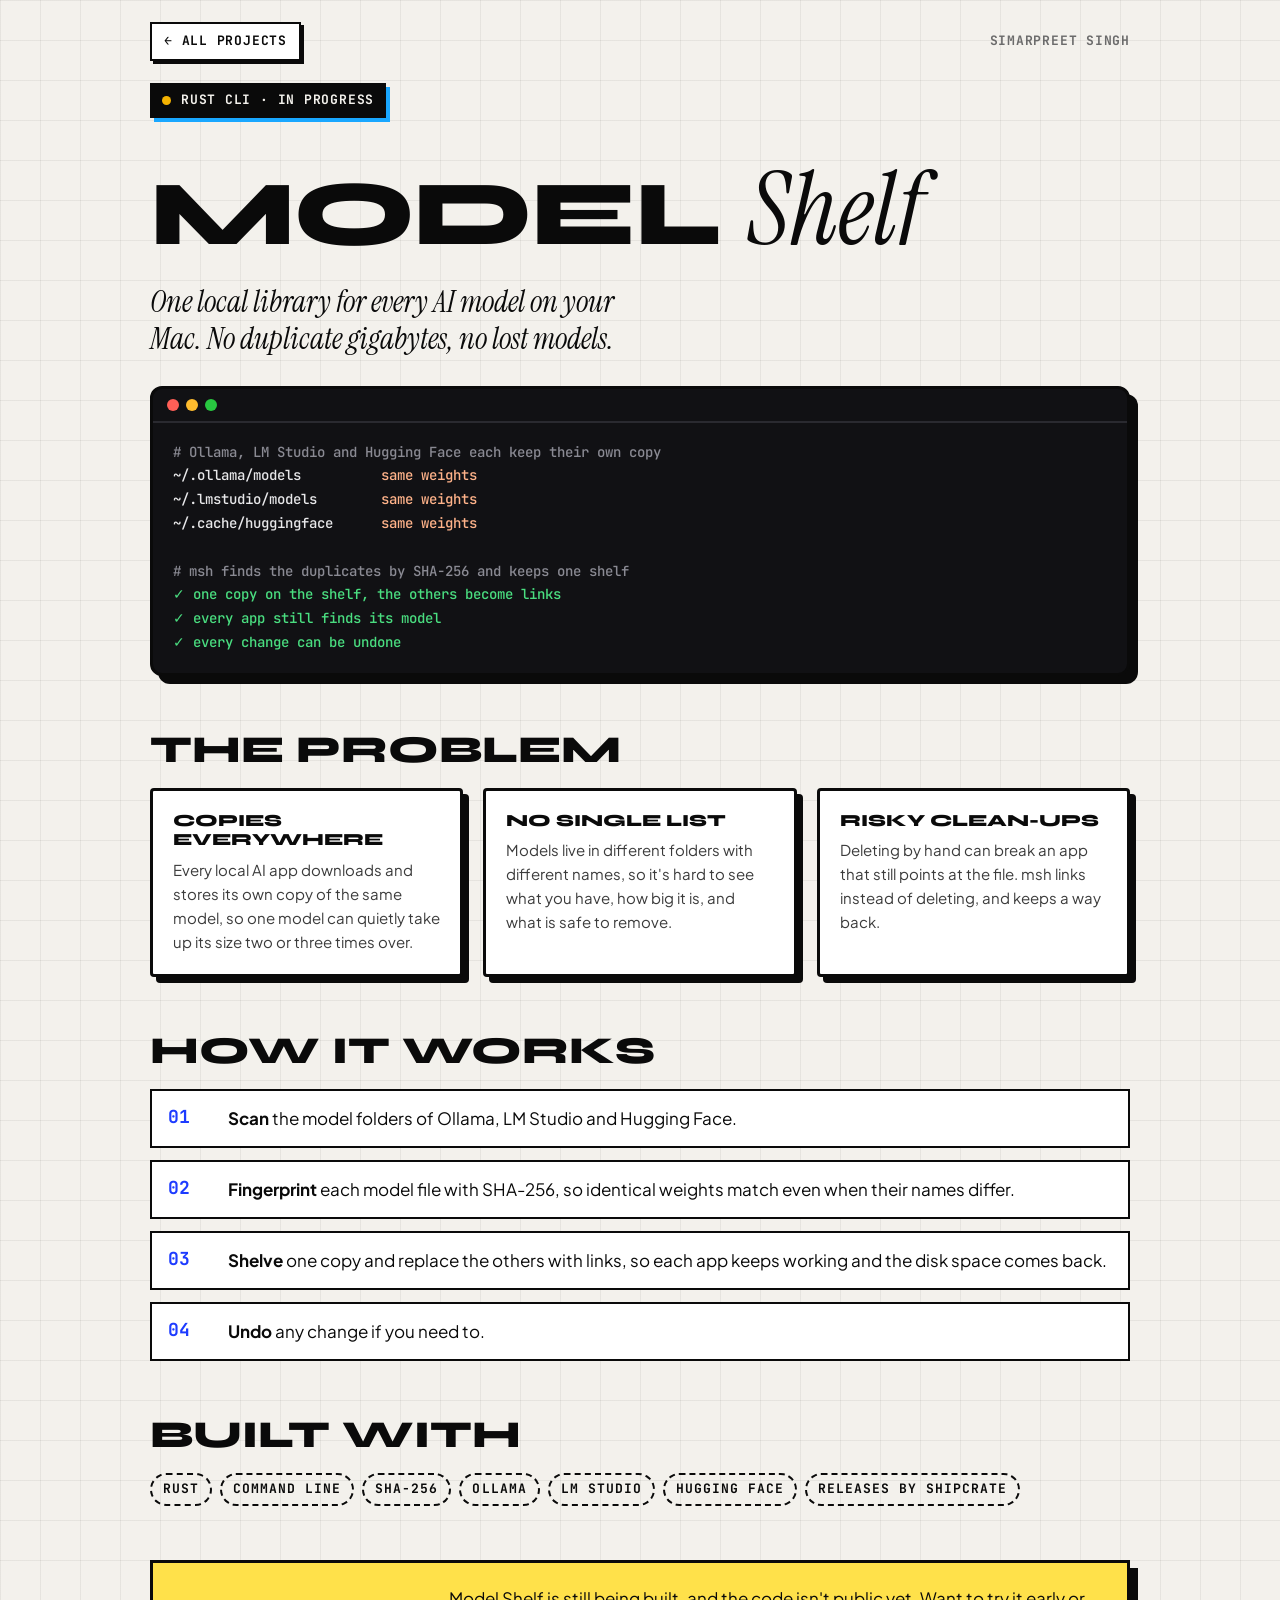
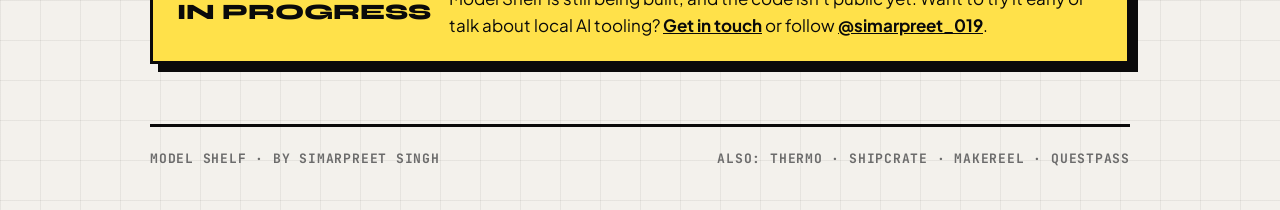
<file: modelshelf/index.html>
<!doctype html>
<html lang="en">
<head>
  <meta charset="utf-8" />
  <meta name="viewport" content="width=device-width, initial-scale=1" />
  <title>Model Shelf (msh) — one local library for every AI model on your Mac</title>
  <meta name="description" content="Model Shelf (msh) is a Rust command-line tool by Simarpreet Singh that finds duplicate AI model files across Ollama, LM Studio and Hugging Face by SHA-256 and links them instead of copying, with undo. In progress." />
  <link rel="canonical" href="https://simarpreetsingh-019.github.io/modelshelf/" />
  <meta property="og:type" content="website" />
  <meta property="og:title" content="Model Shelf (msh) — one shelf for every AI model on your Mac" />
  <meta property="og:description" content="A Rust CLI that de-duplicates AI models across Ollama, LM Studio and Hugging Face by SHA-256, links instead of copying, and can undo. By Simarpreet Singh." />
  <meta property="og:url" content="https://simarpreetsingh-019.github.io/modelshelf/" />
  <meta property="og:image" content="https://simarpreetsingh-019.github.io/assets/img/og.jpg" />
  <meta name="twitter:card" content="summary_large_image" />
  <meta name="twitter:creator" content="@simarpreet_019" />
  <link rel="icon" href="/assets/img/favicon.svg" type="image/svg+xml" />
  <link rel="preconnect" href="https://fonts.googleapis.com" />
  <link rel="preconnect" href="https://fonts.gstatic.com" crossorigin />
  <link href="https://fonts.googleapis.com/css2?family=Instrument+Serif:ital@0;1&family=JetBrains+Mono:wght@500;700&family=Plus+Jakarta+Sans:wght@400;600;700&family=Syne:wght@800&display=swap" rel="stylesheet" />
  <script type="application/ld+json">{"@context":"https://schema.org","@type":"SoftwareApplication","name":"Model Shelf (msh)","applicationCategory":"DeveloperApplication","operatingSystem":"macOS","programmingLanguage":"Rust","description":"A command-line tool that gives every AI model on a Mac one local library: finds duplicates across Ollama, LM Studio and Hugging Face by SHA-256 and links them instead of copying, with undo.","url":"https://simarpreetsingh-019.github.io/modelshelf/","author":{"@type":"Person","name":"Simarpreet Singh","url":"https://simarpreetsingh-019.github.io/"}}</script>
  <style>
    :root { --paper:#f3f1ec; --card:#fff; --ink:#0a0a0a; --soft:#3b3b3b; --muted:#6b6b6b; --grid:rgba(10,10,10,.06); --hot:#ff5a1f; --hot2:#e8342b; --blue:#2a2ae6; --shadow:#0a0a0a; color-scheme: light; }
    :root[data-accent="blue"] { --hot:#19a7ff; --hot2:#1d3bff; --blue:#ff9f1c; }
    @media (prefers-color-scheme: dark) { :root:not([data-theme="light"]) { --paper:#0e0e10; --card:#17171b; --ink:#f3f1ec; --soft:#cfcfcf; --muted:#9a9a9a; --grid:rgba(243,241,236,.05); --shadow:#4a4a56; color-scheme: dark; } }
    :root[data-theme="dark"] { --paper:#0e0e10; --card:#17171b; --ink:#f3f1ec; --soft:#cfcfcf; --muted:#9a9a9a; --grid:rgba(243,241,236,.05); --shadow:#4a4a56; color-scheme: dark; }
    * { box-sizing: border-box; }
    body { margin: 0; font: 17px/1.6 "Plus Jakarta Sans", system-ui, sans-serif; color: var(--ink); background-color: var(--paper);
      background-image: linear-gradient(var(--grid) 1px, transparent 1px), linear-gradient(90deg, var(--grid) 1px, transparent 1px); background-size: 40px 40px; }
    .wrap { width: min(980px, 100% - 32px); margin-inline: auto; }
    a { color: inherit; }
    .mono { font-family: "JetBrains Mono", ui-monospace, monospace; font-weight: 700; text-transform: uppercase; letter-spacing: .06em; }
    .top { display: flex; justify-content: space-between; align-items: center; gap: 12px; padding: 22px 0; }
    .back { text-decoration: none; font-size: 13px; padding: 7px 12px; border: 2px solid var(--ink); background: var(--card); box-shadow: 3px 3px 0 var(--shadow); }
    .back:hover { background: var(--hot); color: #fff; }
    .tag { display: inline-flex; align-items: center; gap: 10px; font-size: 13px; background: var(--ink); color: var(--paper); padding: 7px 12px; box-shadow: 4px 4px 0 var(--hot); }
    .tag i { width: 9px; height: 9px; border-radius: 50%; background: #f5b301; }
    h1 { margin: 26px 0 8px; font: 800 clamp(44px, 9vw, 92px)/.95 Syne, sans-serif; text-transform: uppercase; letter-spacing: -.02em; }
    h1 em { font: italic 400 1.1em "Instrument Serif", serif; text-transform: none; letter-spacing: 0; }
    .lead { font: italic 400 clamp(22px, 3vw, 30px)/1.25 "Instrument Serif", serif; max-width: 34ch; margin: 0 0 28px; }
    .term { background: #111114; color: #e8e8ea; border: 3px solid var(--ink); border-radius: 12px; box-shadow: 8px 8px 0 var(--shadow); overflow: hidden; margin: 0 0 54px; }
    .term__bar { display: flex; gap: 7px; padding: 10px 14px; border-bottom: 2px solid #2a2a30; }
    .term__bar i { width: 12px; height: 12px; border-radius: 50%; background: #ff5f57; } .term__bar i:nth-child(2) { background: #febc2e; } .term__bar i:nth-child(3) { background: #28c840; }
    .term pre { margin: 0; padding: 18px 20px; font: 500 14px/1.7 "JetBrains Mono", monospace; white-space: pre-wrap; }
    .term .c { color: #8a8a93; } .term .g { color: #4ade80; } .term .o { color: #ffb38a; }
    h2 { font: 800 clamp(26px, 4vw, 38px)/1.05 Syne, sans-serif; text-transform: uppercase; margin: 0 0 18px; }
    .grid { display: grid; grid-template-columns: repeat(3, minmax(0, 1fr)); gap: 20px; margin: 0 0 54px; }
    .card { background: var(--card); border: 3px solid var(--ink); border-radius: 4px; padding: 20px; box-shadow: 6px 6px 0 var(--shadow); }
    .card b { display: block; font: 800 17px/1.15 Syne, sans-serif; text-transform: uppercase; margin-bottom: 8px; }
    .card p { margin: 0; font-size: 15px; color: var(--soft); }
    .steps { list-style: none; margin: 0 0 54px; padding: 0; counter-reset: s; display: grid; gap: 12px; }
    .steps li { counter-increment: s; display: grid; grid-template-columns: 46px 1fr; gap: 14px; align-items: start; padding: 14px 16px; background: var(--card); border: 2px solid var(--ink); }
    .steps li::before { content: counter(s, decimal-leading-zero); font: 700 18px "JetBrains Mono", monospace; color: var(--hot2); }
    .chips { display: flex; flex-wrap: wrap; gap: 8px; margin: 0 0 54px; padding: 0; list-style: none; }
    .chips li { font-size: 13px; padding: 4px 11px; border: 2px dashed var(--ink); border-radius: 999px; }
    .status { display: grid; grid-template-columns: auto 1fr; gap: 18px; align-items: center; padding: 22px 24px; background: #ffe14a; color: #0a0a0a; border: 3px solid #0a0a0a; box-shadow: 8px 8px 0 #0a0a0a; margin: 0 0 60px; }
    .status b { font: 800 22px Syne, sans-serif; text-transform: uppercase; }
    .status a { font-weight: 700; }
    footer { border-top: 3px solid var(--ink); padding: 22px 0 40px; display: flex; flex-wrap: wrap; justify-content: space-between; gap: 12px; font-size: 13px; color: var(--muted); }
    footer a { text-decoration: none; } footer a:hover { color: var(--hot2); }
    :focus-visible { outline: 3px solid var(--hot); outline-offset: 3px; }
    @media (max-width: 760px) { .grid { grid-template-columns: 1fr; } .status { grid-template-columns: 1fr; } }
  </style>
  <script>
    (function () { var r = document.documentElement;
      try { var t = localStorage.getItem("theme"); if (t) r.dataset.theme = t; } catch (e) {}
      var pick = null; try { pick = localStorage.getItem("accent"); } catch (e) {}
      var day = Math.floor((Date.now() - new Date().getTimezoneOffset() * 60000) / 864e5), mode = pick || "daily";
      r.dataset.accent = mode === "daily" ? (day % 2 ? "blue" : "orange") : mode; })();
  </script>
</head>
<body>
  <main class="wrap">
    <div class="top"><a class="back mono" href="/#projects">← All projects</a><span class="mono" style="font-size:13px;color:var(--muted)">Simarpreet Singh</span></div>

    <span class="tag mono"><i></i>Rust CLI · in progress</span>
    <h1>Model <em>Shelf</em></h1>
    <p class="lead">One local library for every AI model on your Mac. No duplicate gigabytes, no lost models.</p>

    <div class="term" aria-label="What msh does">
      <div class="term__bar"><i></i><i></i><i></i></div>
<pre><span class="c"># Ollama, LM Studio and Hugging Face each keep their own copy</span>
~/.ollama/models          <span class="o">same weights</span>
~/.lmstudio/models        <span class="o">same weights</span>
~/.cache/huggingface      <span class="o">same weights</span>

<span class="c"># msh finds the duplicates by SHA-256 and keeps one shelf</span>
<span class="g">✓ one copy on the shelf, the others become links</span>
<span class="g">✓ every app still finds its model</span>
<span class="g">✓ every change can be undone</span></pre>
    </div>

    <h2>The problem</h2>
    <div class="grid">
      <div class="card"><b>Copies everywhere</b><p>Every local AI app downloads and stores its own copy of the same model, so one model can quietly take up its size two or three times over.</p></div>
      <div class="card"><b>No single list</b><p>Models live in different folders with different names, so it's hard to see what you have, how big it is, and what is safe to remove.</p></div>
      <div class="card"><b>Risky clean-ups</b><p>Deleting by hand can break an app that still points at the file. msh links instead of deleting, and keeps a way back.</p></div>
    </div>

    <h2>How it works</h2>
    <ol class="steps">
      <li><span><b>Scan</b> the model folders of Ollama, LM Studio and Hugging Face.</span></li>
      <li><span><b>Fingerprint</b> each model file with SHA-256, so identical weights match even when their names differ.</span></li>
      <li><span><b>Shelve</b> one copy and replace the others with links, so each app keeps working and the disk space comes back.</span></li>
      <li><span><b>Undo</b> any change if you need to.</span></li>
    </ol>

    <h2>Built with</h2>
    <ul class="chips mono"><li>Rust</li><li>Command line</li><li>SHA-256</li><li>Ollama</li><li>LM Studio</li><li>Hugging Face</li><li>Releases by shipcrate</li></ul>

    <div class="status">
      <b>In progress</b>
      <span>Model Shelf is still being built, and the code isn't public yet. Want to try it early or talk about local AI tooling? <a href="/#contact">Get in touch</a> or follow <a href="https://x.com/simarpreet_019">@simarpreet_019</a>.</span>
    </div>

    <footer class="mono">
      <span>Model Shelf · by <a href="/">Simarpreet Singh</a></span>
      <span>Also: <a href="/Thermo/">Thermo</a> · <a href="/shipcrate/">shipcrate</a> · <a href="/makereel/">makereel</a> · <a href="https://questpass.live">QuestPass</a></span>
    </footer>
  </main>
</body>
</html>
</file>
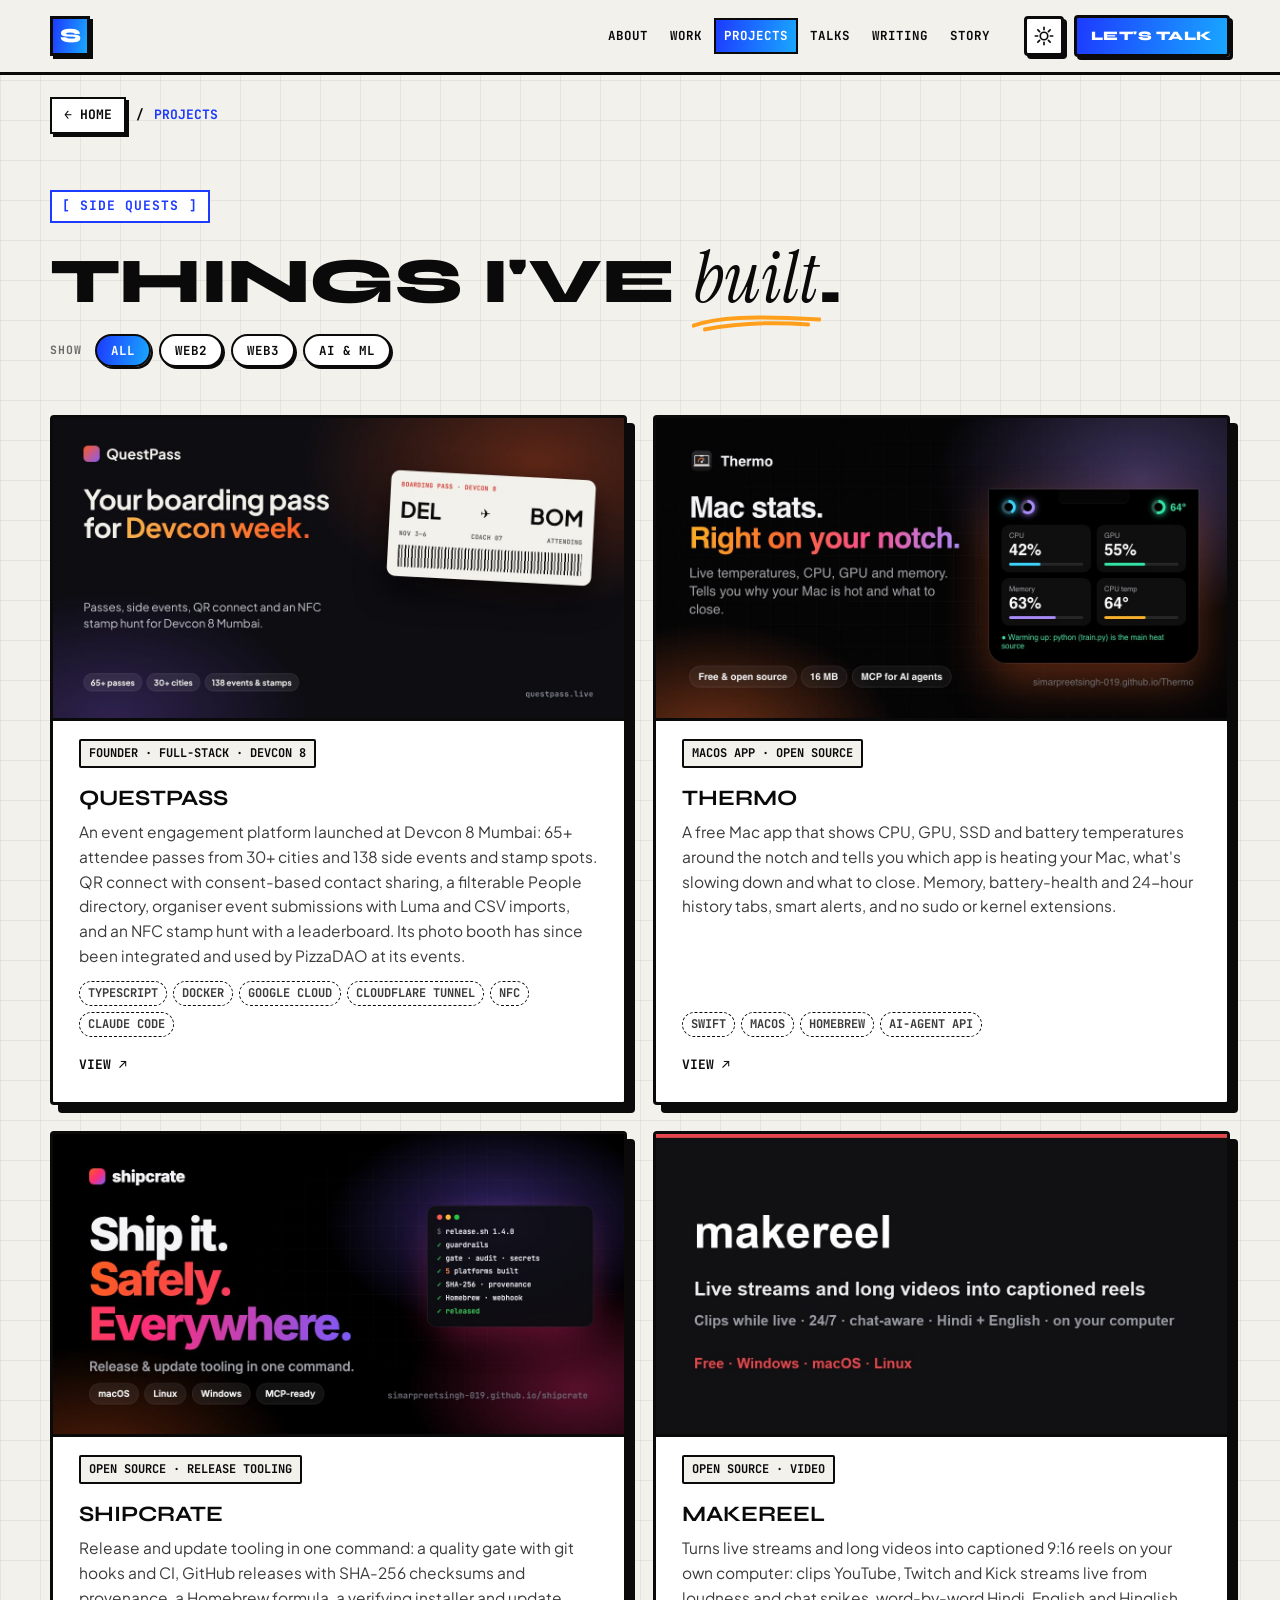
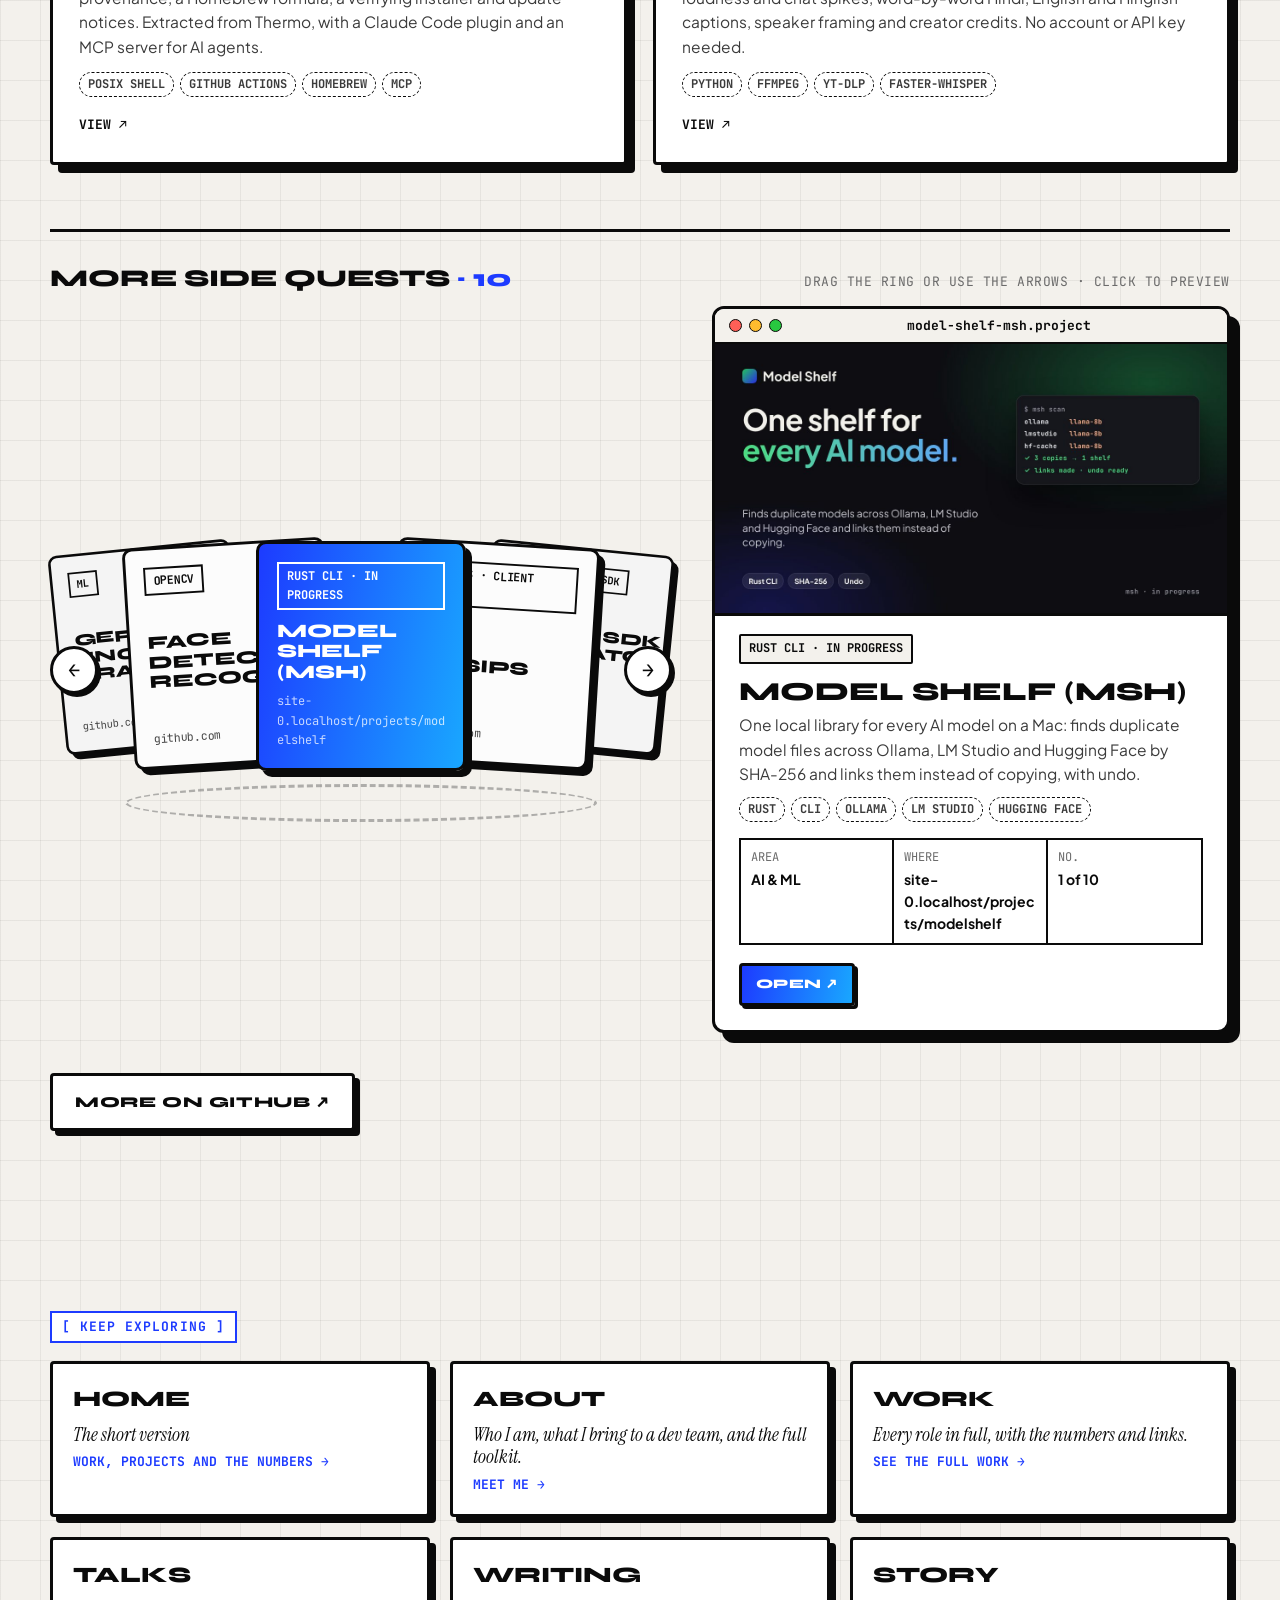
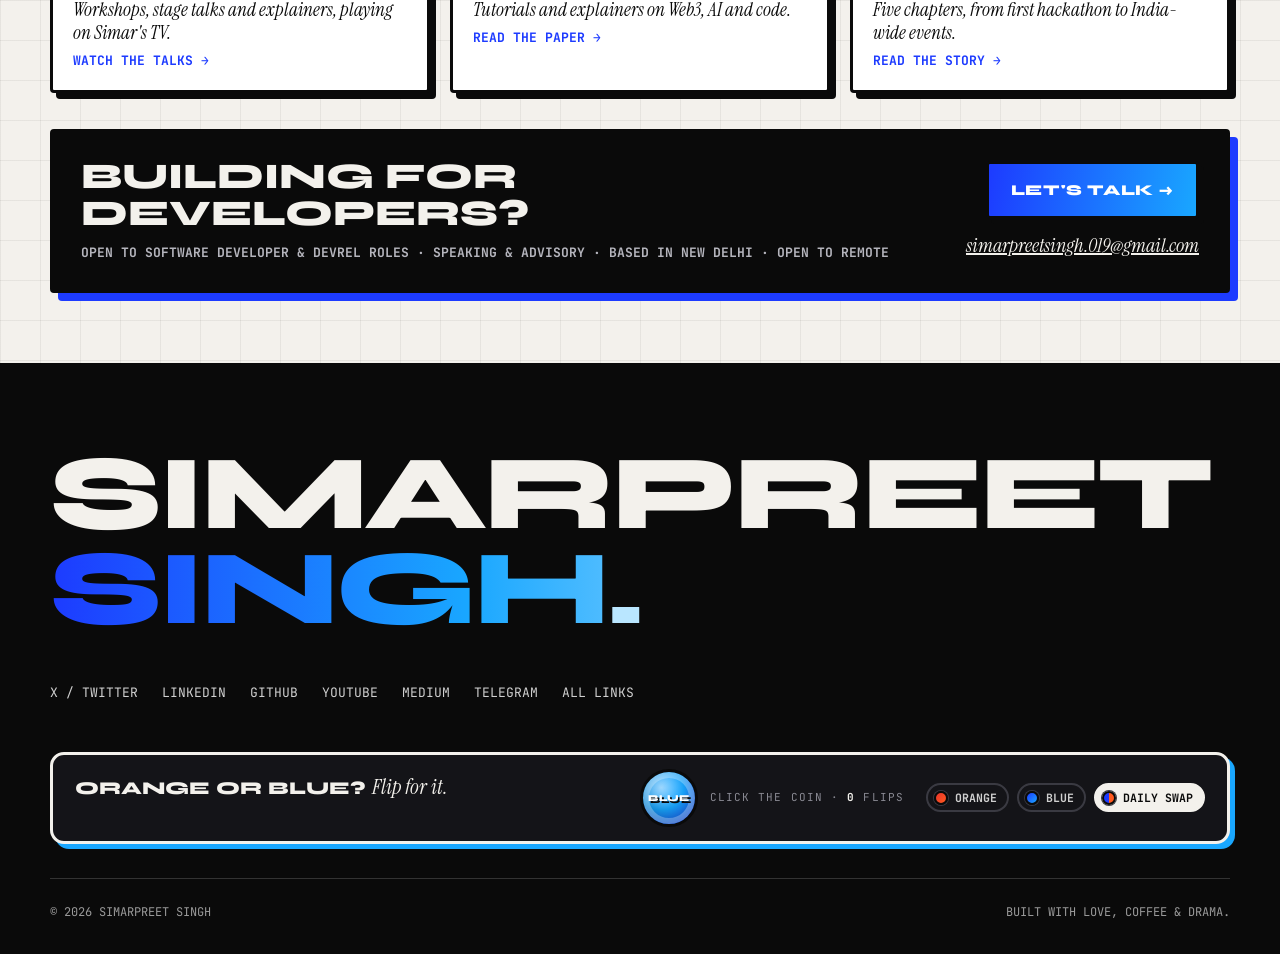
<file: projects/index.html>
<!doctype html>
<html lang="en">
<head>
  <meta charset="utf-8" />
  <base href="../" />
  <meta name="viewport" content="width=device-width, initial-scale=1" />
  <!-- SEO:START (generated by scripts/build-seo.js — edit content.js instead) -->
  <title>Projects — Simarpreet Singh: QuestPass, Thermo, makereel, shipcrate and more</title>
  <meta name="description" content="Things Simarpreet Singh has built: QuestPass, Thermo for Mac, makereel, shipcrate, Model Shelf, SuiSips, Miden SDK Simulator and more, with tech stacks and links." />
  <meta name="keywords" content="developer advocate, developer relations, DevRel, developer evangelist, community builder, technical educator, developer experience, ecosystem lead, partnerships, GTM, hackathons, workshops, Web3, Web2, AI, Tezos, Etherlink, Sui, India, New Delhi, Web3 Punjab, Web3Panjab, Punjab" />
  <meta name="author" content="Simarpreet Singh" />
  <meta name="robots" content="index, follow, max-image-preview:large, max-snippet:-1, max-video-preview:-1" />
  <link rel="canonical" href="https://simarpreetsingh-019.github.io/projects/" />
  <link rel="alternate" type="text/markdown" title="Profile for AI assistants" href="https://simarpreetsingh-019.github.io/llms.txt" />
  <link rel="alternate" type="application/json" title="Résumé (JSON Resume)" href="https://simarpreetsingh-019.github.io/profile.json" />
  <meta property="og:type" content="website" />
  <meta property="og:site_name" content="Simarpreet Singh" />
  <meta property="og:title" content="Projects — Simarpreet Singh: QuestPass, Thermo, makereel, shipcrate and more" />
  <meta property="og:description" content="Things Simarpreet Singh has built: QuestPass, Thermo for Mac, makereel, shipcrate, Model Shelf, SuiSips, Miden SDK Simulator and more, with tech stacks and links." />
  <meta property="og:url" content="https://simarpreetsingh-019.github.io/projects/" />
  <meta property="og:image" content="https://simarpreetsingh-019.github.io/assets/img/og-projects.jpg" />
  <meta property="og:image:type" content="image/jpeg" />
  <meta property="og:image:width" content="1200" />
  <meta property="og:image:height" content="630" />
  <meta property="og:image:alt" content="Projects — Simarpreet Singh: QuestPass, Thermo, makereel, shipcrate and more" />
  <meta property="profile:first_name" content="Simarpreet" />
  <meta property="profile:last_name" content="Singh" />
  <meta name="twitter:card" content="summary_large_image" />
  <meta name="twitter:creator" content="@simarpreet_019" />
  <meta name="twitter:title" content="Projects — Simarpreet Singh: QuestPass, Thermo, makereel, shipcrate and more" />
  <meta name="twitter:description" content="Things Simarpreet Singh has built: QuestPass, Thermo for Mac, makereel, shipcrate, Model Shelf, SuiSips, Miden SDK Simulator and more, with tech stacks and links." />
  <meta name="twitter:image" content="https://simarpreetsingh-019.github.io/assets/img/og-projects.jpg" />
  <script type="application/ld+json">{"@context":"https://schema.org","@graph":[{"@type":"CollectionPage","@id":"https://simarpreetsingh-019.github.io/projects/#page","url":"https://simarpreetsingh-019.github.io/projects/","name":"Projects — Simarpreet Singh: QuestPass, Thermo, makereel, shipcrate and more","description":"Things Simarpreet Singh has built: QuestPass, Thermo for Mac, makereel, shipcrate, Model Shelf, SuiSips, Miden SDK Simulator and more, with tech stacks and links.","dateModified":"2026-11-25","inLanguage":"en","isPartOf":{"@id":"https://simarpreetsingh-019.github.io/#site"},"about":{"@id":"https://simarpreetsingh-019.github.io/#person"},"author":{"@id":"https://simarpreetsingh-019.github.io/#person"}},{"@type":"BreadcrumbList","itemListElement":[{"@type":"ListItem","position":1,"name":"Home","item":"https://simarpreetsingh-019.github.io/"},{"@type":"ListItem","position":2,"name":"Projects","item":"https://simarpreetsingh-019.github.io/projects/"}]},{"@type":"Person","@id":"https://simarpreetsingh-019.github.io/#person","name":"Simarpreet Singh","alternateName":["Simar","simarpreet_019","simarpreetsingh019"],"url":"https://simarpreetsingh-019.github.io/","image":"https://simarpreetsingh-019.github.io/assets/img/portrait.jpg","email":"mailto:simarpreetsingh.019@gmail.com","jobTitle":"Developer Advocate","hasOccupation":[{"@type":"Occupation","name":"Developer Advocate"},{"@type":"Occupation","name":"Developer Relations (DevRel) Lead"},{"@type":"Occupation","name":"Software Developer"},{"@type":"Occupation","name":"Developer Evangelist"},{"@type":"Occupation","name":"Community Builder"},{"@type":"Occupation","name":"Technical Educator"},{"@type":"Occupation","name":"Partnerships & Ecosystem Lead"},{"@type":"Occupation","name":"Go-To-Market (GTM) Lead"}],"description":"Simarpreet Singh is a developer advocate, developer relations lead, community builder and technical educator from New Delhi, India. 12K+ developers engaged, 1,000+ builders mentored, 150+ workshops. Partnerships, GTM and ecosystem growth across Web2, AI and Web3.","address":{"@type":"PostalAddress","addressLocality":"New Delhi","addressCountry":"IN"},"knowsAbout":["developer advocate","developer relations","DevRel","developer evangelist","community builder","technical educator","developer experience","ecosystem lead","partnerships","GTM","hackathons","workshops","Web3","Web2","AI","Tezos","Etherlink","Sui","India","New Delhi","Web3 Punjab","Web3Panjab","Punjab","Developer Relations","Developer onboarding","Developer experience","Workshops","Hackathons","Docs & starter kits","Live training","Certification design","POC development","Hackathon mentoring","Technical writing","Public speaking","Partnerships","Python","JavaScript","TypeScript","React","Next.js","Tailwind CSS","Zustand","Zod","Node.js","REST APIs","Supabase","Docker","Google Cloud","Cloudflare","Vercel","Web scraping","Git & GitHub","C++","Java","Cursor","Claude","v0 (Vercel)","LLM APIs","AI agent frameworks (exploring)"],"sameAs":["https://x.com/simarpreet_019","https://linkedin.com/in/simarpreetsingh019","https://github.com/simarpreetsingh-019","https://youtube.com/@simarpreet019","https://medium.com/@simarpreetsingh.019","https://t.me/simarpreet_019","https://bio.link/simarpreetsingh"],"alumniOf":{"@type":"CollegeOrUniversity","name":"Guru Tegh Bahadur Institute of Technology (GGSIP University)"}},{"@type":"WebSite","@id":"https://simarpreetsingh-019.github.io/#site","url":"https://simarpreetsingh-019.github.io/","name":"Simarpreet Singh","publisher":{"@id":"https://simarpreetsingh-019.github.io/#person"}}]}</script>
  <!-- SEO:END -->
  <meta name="referrer" content="strict-origin-when-cross-origin" />
  <meta name="theme-color" content="#F3F1EC" />
  <link rel="icon" href="assets/img/favicon.svg" type="image/svg+xml" />

  <link rel="preconnect" href="https://fonts.googleapis.com" />
  <link rel="preconnect" href="https://fonts.gstatic.com" crossorigin />
  <link href="https://fonts.googleapis.com/css2?family=Instrument+Serif:ital@0;1&family=JetBrains+Mono:wght@500;700&family=Plus+Jakarta+Sans:wght@400;500;600;700&family=Syne:wght@700;800&display=swap" rel="stylesheet" />

  <link rel="stylesheet" href="styles.css" />
  <!-- Site content (loaded early so the colour theme can be set before the page paints) -->
  <script src="content.js"></script>
  <!-- Apply light/dark + orange/blue before paint (avoids a flash) -->
  <script>
    (function () {
      var root = document.documentElement, S = window.SITE || {};
      root.classList.add("js"); // pre-rendered text (for crawlers) stays hidden until main.js draws the page
      try { var t = localStorage.getItem("theme"); if (t) root.dataset.theme = t; } catch (e) {}
      // Accent: a visitor's own pick wins; otherwise content.js decides.
      // "daily" alternates orange and blue every 24 hours (switches at local midnight).
      var pick = null;
      try { pick = localStorage.getItem("accent"); } catch (e) {}
      var mode = pick || S.accent || "orange";
      var day = Math.floor((Date.now() - new Date().getTimezoneOffset() * 60000) / 864e5);
      var accent = mode === "daily" ? (day % 2 ? "blue" : "orange") : mode;
      root.dataset.accent = accent;
      root.dataset.accentMode = mode;
    })();
  </script>
</head>
<body data-page="projects">
  <a class="skip" href="#main">Skip to content</a>

  <header class="nav" id="top">
    <div class="nav__inner">
      <a class="logo" href="#top" aria-label="Home">
        <span class="logo__mark">S</span>
        <span class="logo__word" data-fill="logo"></span>
      </a>
      <nav class="nav__links" id="navLinks" aria-label="Primary">
        <!-- built automatically from the sections below, in page order -->
      </nav>
      <div class="nav__actions">
        <button class="icon-btn" id="themeToggle" type="button" aria-label="Toggle dark mode">
          <svg class="i-sun" viewBox="0 0 24 24" aria-hidden="true"><circle cx="12" cy="12" r="4.5"/><path d="M12 1.5v3M12 19.5v3M1.5 12h3M19.5 12h3M4.6 4.6l2.1 2.1M17.3 17.3l2.1 2.1M4.6 19.4l2.1-2.1M17.3 6.7l2.1-2.1"/></svg>
          <svg class="i-moon" viewBox="0 0 24 24" aria-hidden="true"><path d="M20 14.5A8.5 8.5 0 0 1 9.5 4a8.5 8.5 0 1 0 10.5 10.5z"/></svg>
        </button>
        <a class="btn btn--hot btn--sm" href="#contact">Let's talk</a>
        <button class="icon-btn menu-btn" id="menuBtn" type="button" aria-label="Open menu" aria-expanded="false" aria-controls="navLinks">
          <svg viewBox="0 0 24 24" aria-hidden="true"><path d="M3 7h18M3 12h18M3 17h18"/></svg>
        </button>
      </div>
    </div>
  </header>

  <main id="main" class="subpage">
    <nav class="crumbs wrap" aria-label="Breadcrumb"><a href="./">← Home</a><span aria-hidden="true">/</span><span aria-current="page">Projects</span></nav>
    <section class="section" id="projects" data-section="projects"><div class="wrap pre"><h2>Projects</h2><ul><li><h3><a href="https://questpass.live">QuestPass</a></h3><p>Founder · full-stack · Devcon 8. An event engagement platform launched at Devcon 8 Mumbai: 65+ attendee passes from 30+ cities and 138 side events and stamp spots. QR connect with consent-based contact sharing, a filterable People directory, organiser event submissions with Luma and CSV imports, and an NFC stamp hunt with a leaderboard. Its photo booth has since been integrated and used by PizzaDAO at its events. Built with: TypeScript, Docker, Google Cloud, Cloudflare Tunnel, NFC, Claude Code.</p></li><li><h3><a href="https://simarpreetsingh-019.github.io/Thermo/">Thermo</a></h3><p>macOS app · Open source. A free Mac app that shows CPU, GPU, SSD and battery temperatures around the notch and tells you which app is heating your Mac, what's slowing down and what to close. Memory, battery-health and 24-hour history tabs, smart alerts, and no sudo or kernel extensions. Built with: Swift, macOS, Homebrew, AI-agent API.</p></li><li><h3><a href="https://simarpreetsingh-019.github.io/shipcrate/">shipcrate</a></h3><p>Open source · Release tooling. Release and update tooling in one command: a quality gate with git hooks and CI, GitHub releases with SHA-256 checksums and provenance, a Homebrew formula, a verifying installer and update notices. Extracted from Thermo, with a Claude Code plugin and an MCP server for AI agents. Built with: POSIX shell, GitHub Actions, Homebrew, MCP.</p></li><li><h3><a href="https://simarpreetsingh-019.github.io/makereel/">makereel</a></h3><p>Open source · Video. Turns live streams and long videos into captioned 9:16 reels on your own computer: clips YouTube, Twitch and Kick streams live from loudness and chat spikes, word-by-word Hindi, English and Hinglish captions, speaker framing and creator credits. No account or API key needed. Built with: Python, FFmpeg, yt-dlp, faster-whisper.</p></li><li><h3><a href="modelshelf/">Model Shelf (msh)</a></h3><p>Rust CLI · In progress. One local library for every AI model on a Mac: finds duplicate model files across Ollama, LM Studio and Hugging Face by SHA-256 and links them instead of copying, with undo. Built with: Rust, CLI, Ollama, LM Studio, Hugging Face.</p></li><li><h3><a href="https://suisips.com">SuiSips</a></h3><p>Next.js · Client build. A production SIP tracker and community platform for the Sui ecosystem: proposals synced from GitHub, discussions, articles, videos and a curated tweet wall. Built with Next.js, React Markdown and Tailwind CSS.</p></li><li><h3><a href="https://sim-miden-demo-main.vercel.app/">Miden SDK Simulator</a></h3><p>React · Miden SDK. An interactive demo of anonymous, privacy-preserving voting on Miden's ZK rollup SDK. Scoped, built and shipped with no prior Miden experience, to show how any new SDK becomes learnable through a working demo.</p></li><li><h3><a href="https://json-visual.vercel.app">JSON API Visualizer</a></h3><p>Next.js · Live tool. Fetch any public REST API and explore the response as an interactive graph and tree. Built with Next.js, Tailwind CSS and v0.</p></li><li><h3><a href="https://github.com/simarpreetsingh-019/TIProjects">Etherlink Project Showcase</a></h3><p>Etherlink · GitHub. A showcase repo spotlighting dApps built on Tezos and Etherlink after hackathons, alongside demo apps for workshop attendees.</p></li><li><h3><a href="https://github.com/simarpreetsingh-019/TIProjects/tree/main/Gitfund">Gitfund</a></h3><p>Web3 · OSS. Auto-pays open-source contributors for merged PRs using programmable smart-contract logic.</p></li><li><h3><a href="https://github.com/simarpreetsingh-019/overwatch/tree/main">OverWatch TS</a></h3><p>Open source. Built the initial example template for overwatch-ts, a lightweight state-management library for Next.js.</p></li><li><h3><a href="https://web3panjab.github.io/SolanaHHDilli/">Virtual Tweet Gallery</a></h3><p>Community tool. The W3EventGallery bot collects event tweets into a shared gallery of memories.</p></li><li><h3><a href="https://github.com/soumyajit4419/YouthIcon">German → English Translator</a></h3><p>ML. A Seq2Seq-with-attention tutorial implementation for German-to-English translation.</p></li><li><h3><a href="https://github.com/simarpreetsingh-019/face-recognition--girlscript-jaipur-project-">Face Detection &amp; Recognition</a></h3><p>OpenCV. Haar-cascade face and eye detection that can also save and recognise faces by name.</p></li></ul></div></section>
    <section class="section section--tight pagenav">
      <div class="wrap">
        <p class="label">[ KEEP EXPLORING ]</p>
        <div class="pagenav__links">
          <a class="pagenav__link" href="./"><small>Home</small><b>The short version</b><span>Work, projects and the numbers →</span></a>
          <a class="pagenav__link" href="about/"><small>About</small><b>Who I am, what I bring to a dev team, and the full toolkit.</b><span>Meet me →</span></a>
          <a class="pagenav__link" href="work/"><small>Work</small><b>Every role in full, with the numbers and links.</b><span>See the full work →</span></a>
          <a class="pagenav__link" href="talks/"><small>Talks</small><b>Workshops, stage talks and explainers, playing on Simar's TV.</b><span>Watch the talks →</span></a>
          <a class="pagenav__link" href="writing/"><small>Writing</small><b>Tutorials and explainers on Web3, AI and code.</b><span>Read the paper →</span></a>
          <a class="pagenav__link" href="story/"><small>Story</small><b>Five chapters, from first hackathon to India-wide events.</b><span>Read the story →</span></a>
        </div>
        <div class="pagenav__cta">
          <p class="pagenav__title">Building for developers?</p>
          <p class="pagenav__text">Open to software developer &amp; DevRel roles · speaking &amp; advisory · Based in New Delhi · open to remote</p>
          <p class="pagenav__btns"><a class="btn btn--hot" href="#contact">Let's talk →</a> <a class="pagenav__mail" href="mailto:simarpreetsingh.019@gmail.com">simarpreetsingh.019@gmail.com</a></p>
        </div>
      </div>
    </section>
  </main>

  <a class="to-top" id="toTop" href="#top" aria-label="Back to top" hidden>
    <svg viewBox="0 0 24 24" aria-hidden="true"><path d="M12 19V5M5 12l7-7 7 7"/></svg>
    <span>TOP</span>
  </a>

  <footer class="footer">
    <div class="wrap footer__inner">
      <p class="footer__name" data-fill="footerName"></p>
      <ul class="footer__links" data-fill="footerLinks"></ul>
      <!-- Colour game: flip the coin to pick orange or blue -->
      <div class="vibe" role="group" aria-label="Pick the site colour">
        <div>
          <p class="vibe__title">Orange or blue? <em>Flip for it.</em></p>
          <p class="vibe__text">Simar couldn't pick a favourite colour, so the site swaps every day. Toss the coin to repaint the whole page, or just pick a side.</p>
          <p class="vibe__result" id="vibeResult" aria-live="polite"></p>
        </div>
        <div class="coin-wrap">
          <button type="button" class="coin" id="coin" aria-label="Flip the coin to pick orange or blue">
            <span class="coin__inner" id="coinInner">
              <span class="coin__face coin__face--o"><span>ORANGE<small>HEADS</small></span></span>
              <span class="coin__face coin__face--b"><span>BLUE<small>TAILS</small></span></span>
            </span>
          </button>
          <span class="coin__shadow" aria-hidden="true"></span>
          <span class="coin-hint">Click the coin · <b id="flipCount">0</b> flips</span>
        </div>
        <div class="vibe__picks">
          <span>Or pick a side</span>
          <div>
            <button type="button" data-accent-choice="orange" aria-pressed="false"><i class="sw sw--orange"></i>Orange</button>
            <button type="button" data-accent-choice="blue" aria-pressed="false"><i class="sw sw--blue"></i>Blue</button>
            <button type="button" data-accent-choice="daily" aria-pressed="false"><i class="sw sw--daily"></i>Daily swap</button>
          </div>
          <span class="vibe__stats" id="vibeStats"></span>
        </div>
      </div>

      <div class="footer__bottom">
        <span data-fill="copyright"></span>
        <span data-fill="footerLine"></span>
      </div>
    </div>
  </footer>

  <noscript><p class="wrap" style="padding:2rem 0">This site needs JavaScript to render its content. Reach me at simarpreetsingh.019@gmail.com.</p></noscript>

  <script src="main.js"></script>
</body>
</html>
</file>
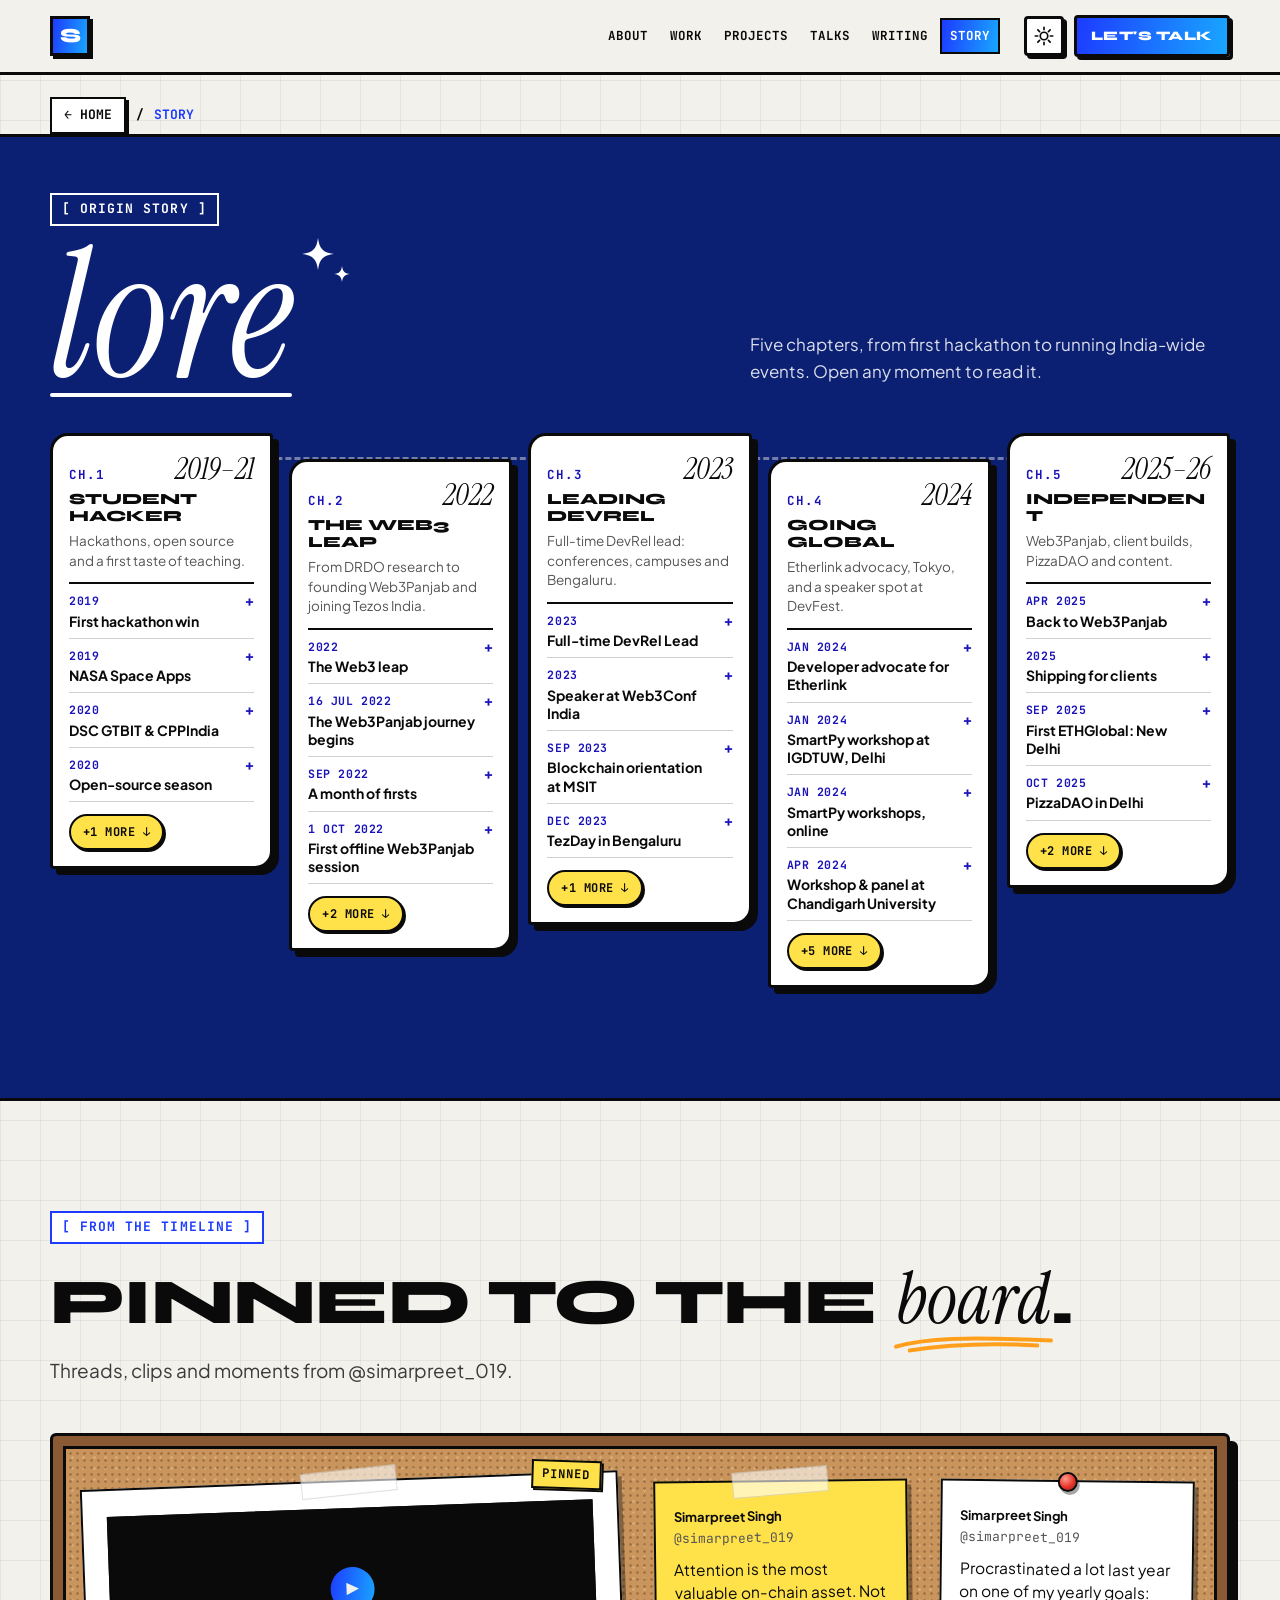
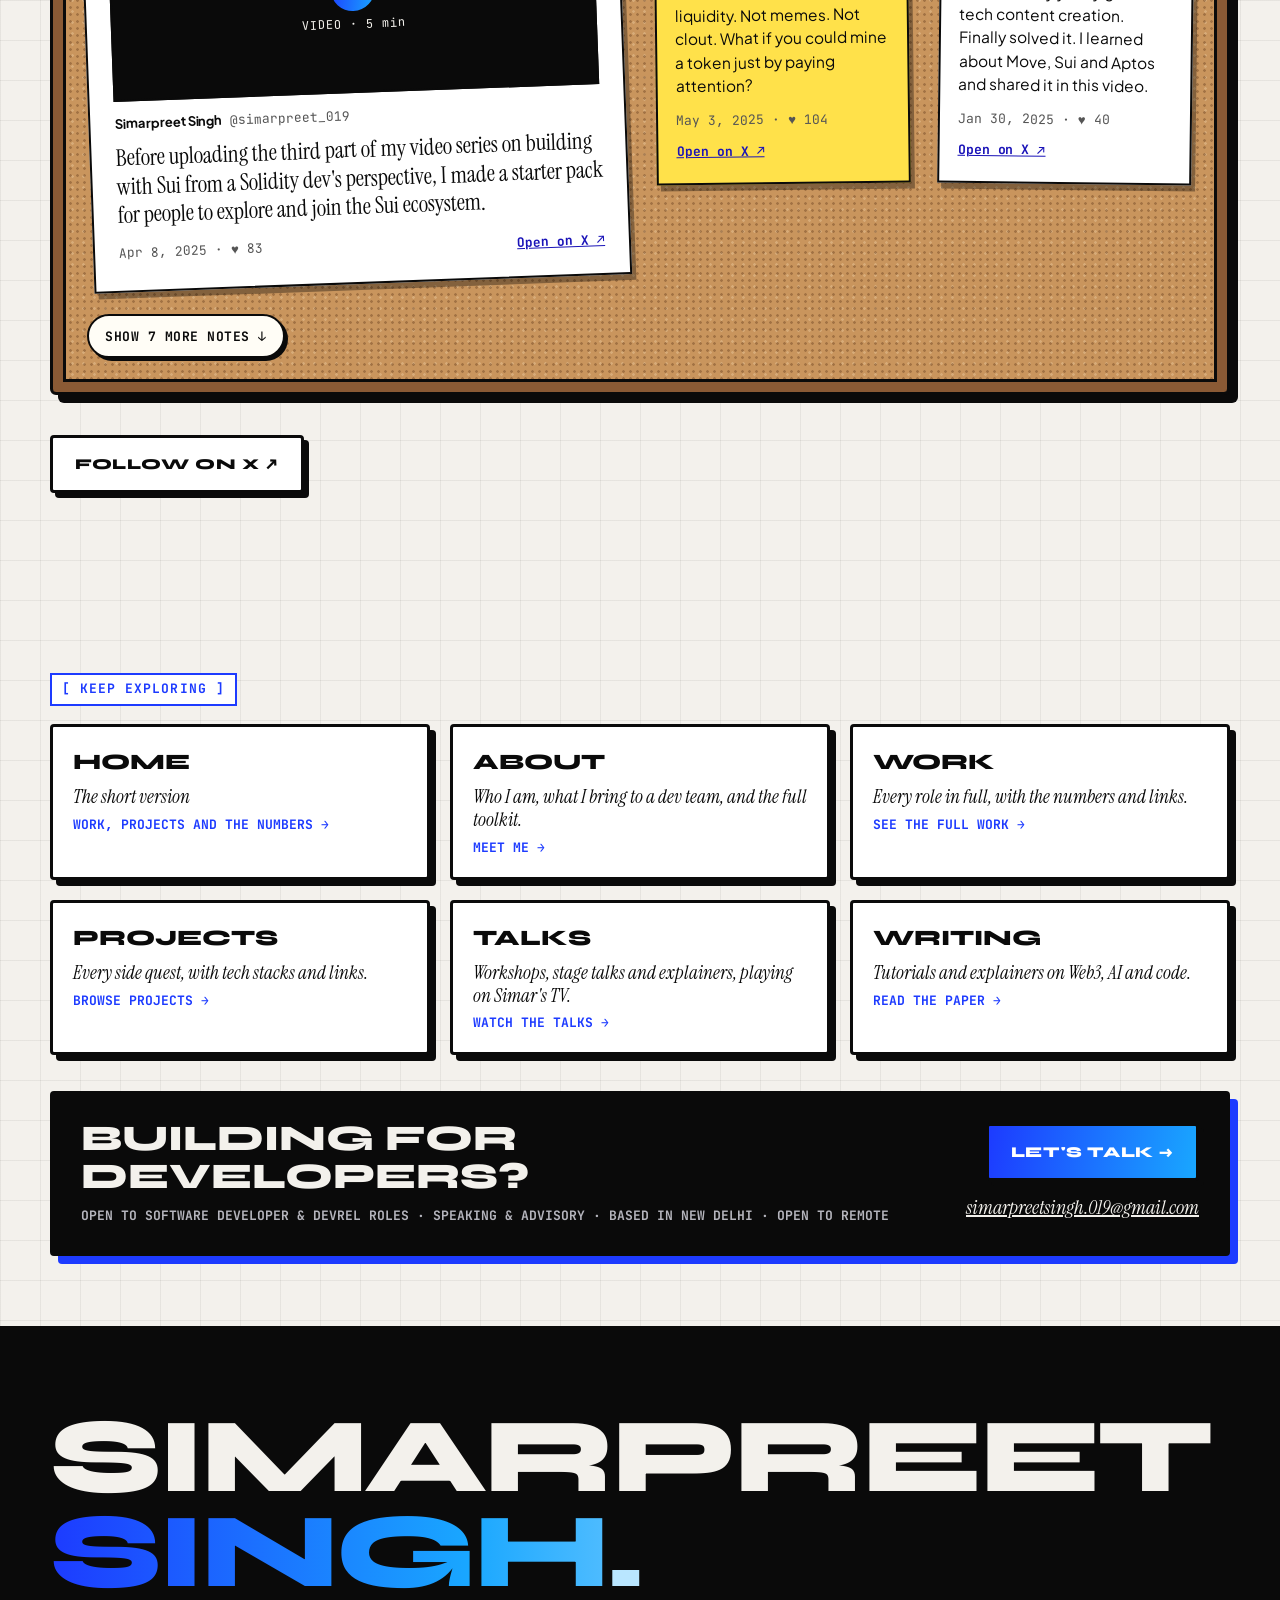
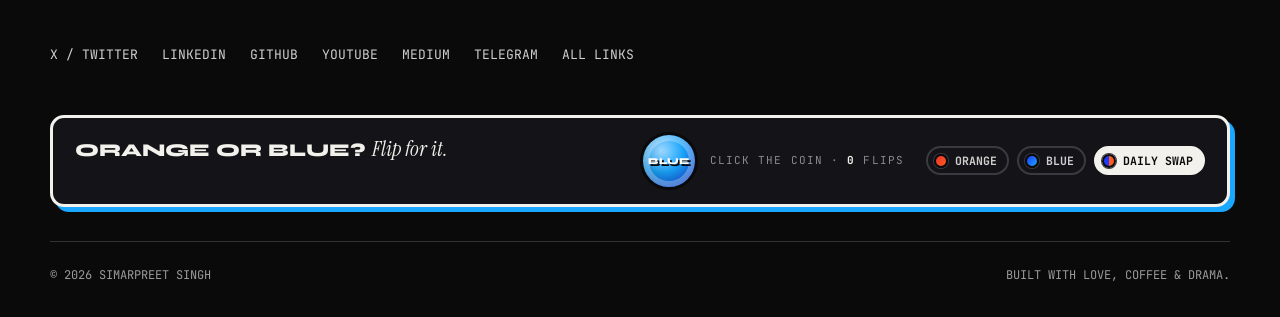
<file: story/index.html>
<!doctype html>
<html lang="en">
<head>
  <meta charset="utf-8" />
  <base href="../" />
  <meta name="viewport" content="width=device-width, initial-scale=1" />
  <!-- SEO:START (generated by scripts/build-seo.js — edit content.js instead) -->
  <title>Story — Simarpreet Singh, from first hackathon to DevRel lead</title>
  <meta name="description" content="The story of developer advocate Simarpreet Singh in five chapters, from student hackathons to leading DevRel at Tezos India and running India-wide events, plus notes from X." />
  <meta name="keywords" content="developer advocate, developer relations, DevRel, developer evangelist, community builder, technical educator, developer experience, ecosystem lead, partnerships, GTM, hackathons, workshops, Web3, Web2, AI, Tezos, Etherlink, Sui, India, New Delhi, Web3 Punjab, Web3Panjab, Punjab" />
  <meta name="author" content="Simarpreet Singh" />
  <meta name="robots" content="index, follow, max-image-preview:large, max-snippet:-1, max-video-preview:-1" />
  <link rel="canonical" href="https://simarpreetsingh-019.github.io/story/" />
  <link rel="alternate" type="text/markdown" title="Profile for AI assistants" href="https://simarpreetsingh-019.github.io/llms.txt" />
  <link rel="alternate" type="application/json" title="Résumé (JSON Resume)" href="https://simarpreetsingh-019.github.io/profile.json" />
  <meta property="og:type" content="website" />
  <meta property="og:site_name" content="Simarpreet Singh" />
  <meta property="og:title" content="Story — Simarpreet Singh, from first hackathon to DevRel lead" />
  <meta property="og:description" content="The story of developer advocate Simarpreet Singh in five chapters, from student hackathons to leading DevRel at Tezos India and running India-wide events, plus notes from X." />
  <meta property="og:url" content="https://simarpreetsingh-019.github.io/story/" />
  <meta property="og:image" content="https://simarpreetsingh-019.github.io/assets/img/og-story.jpg" />
  <meta property="og:image:type" content="image/jpeg" />
  <meta property="og:image:width" content="1200" />
  <meta property="og:image:height" content="630" />
  <meta property="og:image:alt" content="Story — Simarpreet Singh, from first hackathon to DevRel lead" />
  <meta property="profile:first_name" content="Simarpreet" />
  <meta property="profile:last_name" content="Singh" />
  <meta name="twitter:card" content="summary_large_image" />
  <meta name="twitter:creator" content="@simarpreet_019" />
  <meta name="twitter:title" content="Story — Simarpreet Singh, from first hackathon to DevRel lead" />
  <meta name="twitter:description" content="The story of developer advocate Simarpreet Singh in five chapters, from student hackathons to leading DevRel at Tezos India and running India-wide events, plus notes from X." />
  <meta name="twitter:image" content="https://simarpreetsingh-019.github.io/assets/img/og-story.jpg" />
  <script type="application/ld+json">{"@context":"https://schema.org","@graph":[{"@type":"CollectionPage","@id":"https://simarpreetsingh-019.github.io/story/#page","url":"https://simarpreetsingh-019.github.io/story/","name":"Story — Simarpreet Singh, from first hackathon to DevRel lead","description":"The story of developer advocate Simarpreet Singh in five chapters, from student hackathons to leading DevRel at Tezos India and running India-wide events, plus notes from X.","dateModified":"2026-11-25","inLanguage":"en","isPartOf":{"@id":"https://simarpreetsingh-019.github.io/#site"},"about":{"@id":"https://simarpreetsingh-019.github.io/#person"},"author":{"@id":"https://simarpreetsingh-019.github.io/#person"}},{"@type":"BreadcrumbList","itemListElement":[{"@type":"ListItem","position":1,"name":"Home","item":"https://simarpreetsingh-019.github.io/"},{"@type":"ListItem","position":2,"name":"Story","item":"https://simarpreetsingh-019.github.io/story/"}]},{"@type":"Person","@id":"https://simarpreetsingh-019.github.io/#person","name":"Simarpreet Singh","alternateName":["Simar","simarpreet_019","simarpreetsingh019"],"url":"https://simarpreetsingh-019.github.io/","image":"https://simarpreetsingh-019.github.io/assets/img/portrait.jpg","email":"mailto:simarpreetsingh.019@gmail.com","jobTitle":"Developer Advocate","hasOccupation":[{"@type":"Occupation","name":"Developer Advocate"},{"@type":"Occupation","name":"Developer Relations (DevRel) Lead"},{"@type":"Occupation","name":"Software Developer"},{"@type":"Occupation","name":"Developer Evangelist"},{"@type":"Occupation","name":"Community Builder"},{"@type":"Occupation","name":"Technical Educator"},{"@type":"Occupation","name":"Partnerships & Ecosystem Lead"},{"@type":"Occupation","name":"Go-To-Market (GTM) Lead"}],"description":"Simarpreet Singh is a developer advocate, developer relations lead, community builder and technical educator from New Delhi, India. 12K+ developers engaged, 1,000+ builders mentored, 150+ workshops. Partnerships, GTM and ecosystem growth across Web2, AI and Web3.","address":{"@type":"PostalAddress","addressLocality":"New Delhi","addressCountry":"IN"},"knowsAbout":["developer advocate","developer relations","DevRel","developer evangelist","community builder","technical educator","developer experience","ecosystem lead","partnerships","GTM","hackathons","workshops","Web3","Web2","AI","Tezos","Etherlink","Sui","India","New Delhi","Web3 Punjab","Web3Panjab","Punjab","Developer Relations","Developer onboarding","Developer experience","Workshops","Hackathons","Docs & starter kits","Live training","Certification design","POC development","Hackathon mentoring","Technical writing","Public speaking","Partnerships","Python","JavaScript","TypeScript","React","Next.js","Tailwind CSS","Zustand","Zod","Node.js","REST APIs","Supabase","Docker","Google Cloud","Cloudflare","Vercel","Web scraping","Git & GitHub","C++","Java","Cursor","Claude","v0 (Vercel)","LLM APIs","AI agent frameworks (exploring)"],"sameAs":["https://x.com/simarpreet_019","https://linkedin.com/in/simarpreetsingh019","https://github.com/simarpreetsingh-019","https://youtube.com/@simarpreet019","https://medium.com/@simarpreetsingh.019","https://t.me/simarpreet_019","https://bio.link/simarpreetsingh"],"alumniOf":{"@type":"CollegeOrUniversity","name":"Guru Tegh Bahadur Institute of Technology (GGSIP University)"}},{"@type":"WebSite","@id":"https://simarpreetsingh-019.github.io/#site","url":"https://simarpreetsingh-019.github.io/","name":"Simarpreet Singh","publisher":{"@id":"https://simarpreetsingh-019.github.io/#person"}}]}</script>
  <!-- SEO:END -->
  <meta name="referrer" content="strict-origin-when-cross-origin" />
  <meta name="theme-color" content="#F3F1EC" />
  <link rel="icon" href="assets/img/favicon.svg" type="image/svg+xml" />

  <link rel="preconnect" href="https://fonts.googleapis.com" />
  <link rel="preconnect" href="https://fonts.gstatic.com" crossorigin />
  <link href="https://fonts.googleapis.com/css2?family=Instrument+Serif:ital@0;1&family=JetBrains+Mono:wght@500;700&family=Plus+Jakarta+Sans:wght@400;500;600;700&family=Syne:wght@700;800&display=swap" rel="stylesheet" />

  <link rel="stylesheet" href="styles.css" />
  <!-- Site content (loaded early so the colour theme can be set before the page paints) -->
  <script src="content.js"></script>
  <!-- Apply light/dark + orange/blue before paint (avoids a flash) -->
  <script>
    (function () {
      var root = document.documentElement, S = window.SITE || {};
      root.classList.add("js"); // pre-rendered text (for crawlers) stays hidden until main.js draws the page
      try { var t = localStorage.getItem("theme"); if (t) root.dataset.theme = t; } catch (e) {}
      // Accent: a visitor's own pick wins; otherwise content.js decides.
      // "daily" alternates orange and blue every 24 hours (switches at local midnight).
      var pick = null;
      try { pick = localStorage.getItem("accent"); } catch (e) {}
      var mode = pick || S.accent || "orange";
      var day = Math.floor((Date.now() - new Date().getTimezoneOffset() * 60000) / 864e5);
      var accent = mode === "daily" ? (day % 2 ? "blue" : "orange") : mode;
      root.dataset.accent = accent;
      root.dataset.accentMode = mode;
    })();
  </script>
</head>
<body data-page="story">
  <a class="skip" href="#main">Skip to content</a>

  <header class="nav" id="top">
    <div class="nav__inner">
      <a class="logo" href="#top" aria-label="Home">
        <span class="logo__mark">S</span>
        <span class="logo__word" data-fill="logo"></span>
      </a>
      <nav class="nav__links" id="navLinks" aria-label="Primary">
        <!-- built automatically from the sections below, in page order -->
      </nav>
      <div class="nav__actions">
        <button class="icon-btn" id="themeToggle" type="button" aria-label="Toggle dark mode">
          <svg class="i-sun" viewBox="0 0 24 24" aria-hidden="true"><circle cx="12" cy="12" r="4.5"/><path d="M12 1.5v3M12 19.5v3M1.5 12h3M19.5 12h3M4.6 4.6l2.1 2.1M17.3 17.3l2.1 2.1M4.6 19.4l2.1-2.1M17.3 6.7l2.1-2.1"/></svg>
          <svg class="i-moon" viewBox="0 0 24 24" aria-hidden="true"><path d="M20 14.5A8.5 8.5 0 0 1 9.5 4a8.5 8.5 0 1 0 10.5 10.5z"/></svg>
        </button>
        <a class="btn btn--hot btn--sm" href="#contact">Let's talk</a>
        <button class="icon-btn menu-btn" id="menuBtn" type="button" aria-label="Open menu" aria-expanded="false" aria-controls="navLinks">
          <svg viewBox="0 0 24 24" aria-hidden="true"><path d="M3 7h18M3 12h18M3 17h18"/></svg>
        </button>
      </div>
    </div>
  </header>

  <main id="main" class="subpage">
    <nav class="crumbs wrap" aria-label="Breadcrumb"><a href="./">← Home</a><span aria-hidden="true">/</span><span aria-current="page">Story</span></nav>
    <section class="section section--blue" id="lore" data-section="lore"><div class="wrap pre"><h2>Origin story (timeline)</h2><p>Five chapters, from first hackathon to running India-wide events. Open any moment to read it.</p><ul><li><strong>May 2026: Bitcoin Pizza Day across India.</strong> After two months of planning with PizzaDAO, hosted 40+ in-person Bitcoin Pizza Day events across India, all on the same day. <a href="https://x.com/simarpreet_019/status/2058184415742935451">Link</a></li><li><strong>2026: Content creation era.</strong> Made creating content a consistent habit.</li><li><strong>Oct 2025: PizzaDAO in Delhi.</strong> Helped PizzaDAO execute its Delhi community event. <a href="https://x.com/ariutokintumi/status/1979597118626242655">Link</a></li><li><strong>Sep 2025: First ETHGlobal: New Delhi.</strong> Attended my first ETHGlobal event in New Delhi and co-hosted a community party with the EVVM team. It was a huge success. <a href="https://x.com/simarpreet_019/status/1972374851685142850">Link</a></li><li><strong>2025: Shipping for clients.</strong> Shipped two production frontends for paying clients, including SuiSips, using AI-assisted workflows with v0, Cursor and Claude. <a href="https://suisips.com">Link</a></li><li><strong>Apr 2025: Back to Web3Panjab.</strong> Stepped away from Tezos India to focus on Web3Panjab, making it sustainable through paid events and freelance work.</li><li><strong>Nov 2024: Speaker at GDG DevFest New Delhi.</strong> Once an attendee, then a community partner, now a speaker: at GDG New Delhi's DevFest I showed how to deploy EVM-compatible code on Tezos using Etherlink. <a href="https://x.com/simarpreet_019/status/1854956350486257850">Link</a></li><li><strong>Aug 2024: WebX Asia, Tokyo.</strong> Attended WebX 2024 in Tokyo, one of Asia's largest Web3 conferences. <a href="https://x.com/simarpreet_019/status/1828700897024897172">Link</a></li><li><strong>Aug 2024: ETHTokyo.</strong> Made it to ETHTokyo and joined the builder community in Japan. <a href="https://x.com/simarpreet_019/status/1827217062437253223">Link</a></li><li><strong>Aug 2024: First solo international trip: Japan.</strong> Travelled to Japan on my own for the first time, a trip built around ETHTokyo and WebX.</li><li><strong>May 2024: Bitcoin Pizza Day with PizzaDAO.</strong> Hosted a Bitcoin Pizza Day party with PizzaDAO, supported by Flipster, Intract and Bitget India. <a href="https://x.com/simarpreet_019/status/1793555337855033815">Link</a></li><li><strong>Apr 2024: Workshop &amp; panel at Chandigarh University.</strong> Ran a hands-on workshop and a panel discussion on blockchain and dApps with the Tezos DevRel team and Antier. <a href="https://x.com/antier_official/status/1783074497949556908">Link</a></li><li><strong>Jan 2024: SmartPy workshops, online.</strong> Ran interactive online sessions on building on Tezos with SmartPy. <a href="https://x.com/simarpreet_019/status/1752327325562310663">Link</a></li><li><strong>Jan 2024: SmartPy workshop at IGDTUW, Delhi.</strong> My first offline session of 2024: developing on Tezos with SmartPy, hosted with the IGDTUW team. <a href="https://x.com/simarpreet_019/status/1750960275715727625">Link</a></li><li><strong>Jan 2024: Developer advocate for Etherlink.</strong> Took on developer advocacy for Etherlink, the EVM Layer 2 on Tezos, alongside my Tezos India role.</li><li><strong>Dec 2023: ETHIndia 2023.</strong> Back at ETHIndia in Bengaluru for its 2023 edition. <a href="https://x.com/simarpreet_019/status/1733730763353596411">Link</a></li><li><strong>Dec 2023: TezDay in Bengaluru.</strong> Hosted a Tezos India TezDay meetup in Whitefield, Bengaluru, during ETHIndia week. <a href="https://x.com/simarpreet_019/status/1730205934688080189">Link</a></li><li><strong>Sep 2023: Blockchain orientation at MSIT.</strong> Led an in-person orientation session on blockchain for students at Maharaja Surajmal Institute of Technology, New Delhi. <a href="https://x.com/simarpreet_019/status/1702368211415810182">Link</a></li><li><strong>2023: Speaker at Web3Conf India.</strong> Spoke at the second edition of Web3Conf India on Metaverse-as-a-Service and how it works with blockchain.</li><li><strong>2023: Full-time DevRel Lead.</strong> Moved into a full-time role as Developer Relations Lead at Tezos India.</li><li><strong>Dec 2022: First Web3 conference: ETHIndia.</strong> Attended my first Web3 conference, which was also my first trip for one. I learned a lot.</li><li><strong>Oct 2022: Joined Tezos India.</strong> Joined Tezos India as a Developer Relations intern, focused on onboarding developers to the Tezos blockchain in India.</li><li><strong>1 Oct 2022: First offline Web3Panjab session.</strong> Organised two meetups in Chandigarh on the same day and gave my first in-person talk: an introduction to Web3 and blockchain. <a href="https://x.com/simarpreet_019/status/1577737002975645696">Link</a></li><li><strong>Sep 2022: A month of firsts.</strong> Attended the Solana Hacker House in New Delhi, received a Linux Foundation travel scholarship to Open Source Summit in Dublin, and became the CoinDCX local chapter lead for Chandigarh. <a href="https://x.com/simarpreet_019/status/1572150109206638592">Link</a></li><li><strong>16 Jul 2022: The Web3Panjab journey begins.</strong> Launched Web3Panjab in Chandigarh to promote Web3 and open source and to onboard new people across Punjab and North India. It has hosted many events since.</li><li><strong>2022: The Web3 leap.</strong> Began the year as a research trainee at DRDO, then founded Web3Panjab and joined Tezos India in Developer Relations. I never looked back.</li><li><strong>2021: Technical writing &amp; GirlScript Winter of Code.</strong> Worked as a technical content writer at The SidePath and contributed to GirlScript Winter of Code.</li><li><strong>2020: Open-source season.</strong> Top 25 contributor at Contributor's Hack (Student Code-In), working on YouthIcon ML datasets for Asian languages. Also a student trainee at Quantel.</li><li><strong>2020: DSC GTBIT &amp; CPPIndia.</strong> Outreach and logistics head at DSC GTBIT, competitive programming mentor, and session moderator for CPPIndia.</li><li><strong>2019: NASA Space Apps.</strong> Won 1st prize at the NASA Space Apps Challenge prequalifier and finished in the Top 10 at the India North-region qualifiers.</li><li><strong>2019: First hackathon win.</strong> Won 3rd prize at HackGTBIT and was a Top-5 Campus Ambassador for ESYA '19 at IIIT Delhi. The hackathon bug bit hard.</li></ul></div></section>
    <section class="section" id="posts" data-section="posts"><div class="wrap pre"><h2>Posts on X</h2><ul><li><a href="https://x.com/simarpreet_019/status/1909557714235117870">Apr 8, 2025</a>: Before uploading the third part of my video series on building with Sui from a Solidity dev's perspective, I made a starter pack for people to explore and join the Sui ecosystem.</li><li><a href="https://x.com/simarpreet_019/status/1918458889328017793">May 3, 2025</a>: Attention is the most valuable on-chain asset. Not liquidity. Not memes. Not clout. What if you could mine a token just by paying attention?</li><li><a href="https://x.com/simarpreet_019/status/1884876456725237785">Jan 30, 2025</a>: Procrastinated a lot last year on one of my yearly goals: tech content creation. Finally solved it. I learned about Move, Sui and Aptos and shared it in this video.</li><li><a href="https://x.com/simarpreet_019/status/1910738322592526746">Apr 11, 2025</a>: While bridging USDC from Polygon to Sui, I got stuck. Bridge successful, but couldn't claim. Why? Needed SUI for gas. That rabbit hole led me to…</li><li><a href="https://x.com/simarpreet_019/status/1922318679410135379">May 13, 2025</a>: What is Bluefin? A decentralized exchange on Sui offering low-latency trading, perps, lending and staking. A thread.</li><li><a href="https://x.com/simarpreet_019/status/1892127726523601009">Feb 19, 2025</a>: New video: diving into Sui Move and breaking down Solidity code to see how things change when coding in Move. Episode 2 of the series.</li><li><a href="https://x.com/simarpreet_019/status/2058184415742935451">May 23, 2026</a>: Two months of planning with PizzaDAO, and it was so much fun hosting the Global Bitcoin Pizza Party across India this year.</li><li><a href="https://x.com/simarpreet_019/status/1972374851685142850">Sep 28, 2025</a>: Hosted one of the best parties during ETHGlobal New Delhi, with friends from RollAMate, CoW Swap, Camp Network and PizzaDAO.</li><li><a href="https://x.com/ariutokintumi/status/1979597118626242655">Oct 18, 2025</a>: PizzaDAO thanks @simarpreet_019 for helping execute its Delhi event.</li><li><a href="https://x.com/simarpreet_019/status/1572150109206638592">Sep 20, 2022</a>: An exciting month: Solana Hacker House New Delhi, a Linux Foundation travel scholarship to Open Source Summit Dublin, and becoming CoinDCX's local chapter lead in Chandigarh.</li></ul></div></section>
    <section class="section section--tight pagenav">
      <div class="wrap">
        <p class="label">[ KEEP EXPLORING ]</p>
        <div class="pagenav__links">
          <a class="pagenav__link" href="./"><small>Home</small><b>The short version</b><span>Work, projects and the numbers →</span></a>
          <a class="pagenav__link" href="about/"><small>About</small><b>Who I am, what I bring to a dev team, and the full toolkit.</b><span>Meet me →</span></a>
          <a class="pagenav__link" href="work/"><small>Work</small><b>Every role in full, with the numbers and links.</b><span>See the full work →</span></a>
          <a class="pagenav__link" href="projects/"><small>Projects</small><b>Every side quest, with tech stacks and links.</b><span>Browse projects →</span></a>
          <a class="pagenav__link" href="talks/"><small>Talks</small><b>Workshops, stage talks and explainers, playing on Simar's TV.</b><span>Watch the talks →</span></a>
          <a class="pagenav__link" href="writing/"><small>Writing</small><b>Tutorials and explainers on Web3, AI and code.</b><span>Read the paper →</span></a>
        </div>
        <div class="pagenav__cta">
          <p class="pagenav__title">Building for developers?</p>
          <p class="pagenav__text">Open to software developer &amp; DevRel roles · speaking &amp; advisory · Based in New Delhi · open to remote</p>
          <p class="pagenav__btns"><a class="btn btn--hot" href="#contact">Let's talk →</a> <a class="pagenav__mail" href="mailto:simarpreetsingh.019@gmail.com">simarpreetsingh.019@gmail.com</a></p>
        </div>
      </div>
    </section>
  </main>

  <a class="to-top" id="toTop" href="#top" aria-label="Back to top" hidden>
    <svg viewBox="0 0 24 24" aria-hidden="true"><path d="M12 19V5M5 12l7-7 7 7"/></svg>
    <span>TOP</span>
  </a>

  <footer class="footer">
    <div class="wrap footer__inner">
      <p class="footer__name" data-fill="footerName"></p>
      <ul class="footer__links" data-fill="footerLinks"></ul>
      <!-- Colour game: flip the coin to pick orange or blue -->
      <div class="vibe" role="group" aria-label="Pick the site colour">
        <div>
          <p class="vibe__title">Orange or blue? <em>Flip for it.</em></p>
          <p class="vibe__text">Simar couldn't pick a favourite colour, so the site swaps every day. Toss the coin to repaint the whole page, or just pick a side.</p>
          <p class="vibe__result" id="vibeResult" aria-live="polite"></p>
        </div>
        <div class="coin-wrap">
          <button type="button" class="coin" id="coin" aria-label="Flip the coin to pick orange or blue">
            <span class="coin__inner" id="coinInner">
              <span class="coin__face coin__face--o"><span>ORANGE<small>HEADS</small></span></span>
              <span class="coin__face coin__face--b"><span>BLUE<small>TAILS</small></span></span>
            </span>
          </button>
          <span class="coin__shadow" aria-hidden="true"></span>
          <span class="coin-hint">Click the coin · <b id="flipCount">0</b> flips</span>
        </div>
        <div class="vibe__picks">
          <span>Or pick a side</span>
          <div>
            <button type="button" data-accent-choice="orange" aria-pressed="false"><i class="sw sw--orange"></i>Orange</button>
            <button type="button" data-accent-choice="blue" aria-pressed="false"><i class="sw sw--blue"></i>Blue</button>
            <button type="button" data-accent-choice="daily" aria-pressed="false"><i class="sw sw--daily"></i>Daily swap</button>
          </div>
          <span class="vibe__stats" id="vibeStats"></span>
        </div>
      </div>

      <div class="footer__bottom">
        <span data-fill="copyright"></span>
        <span data-fill="footerLine"></span>
      </div>
    </div>
  </footer>

  <noscript><p class="wrap" style="padding:2rem 0">This site needs JavaScript to render its content. Reach me at simarpreetsingh.019@gmail.com.</p></noscript>

  <script src="main.js"></script>
</body>
</html>
</file>
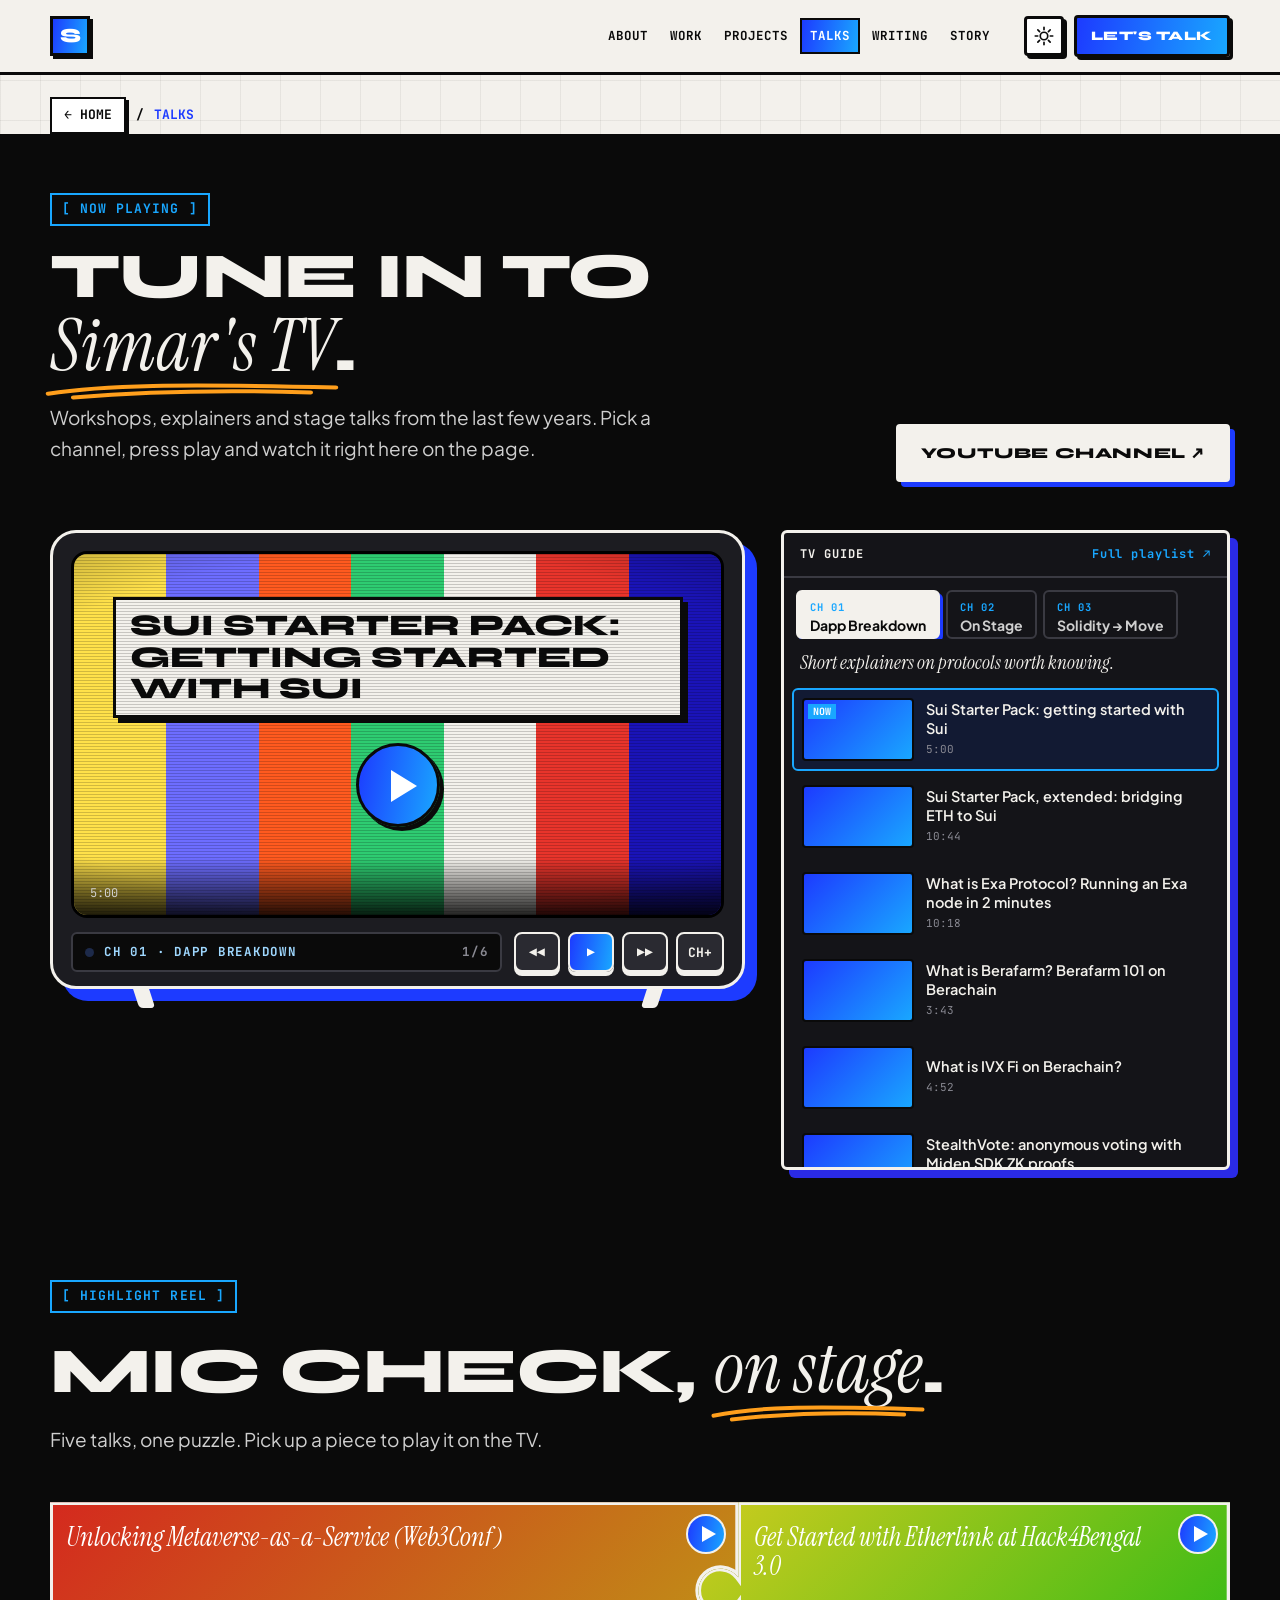
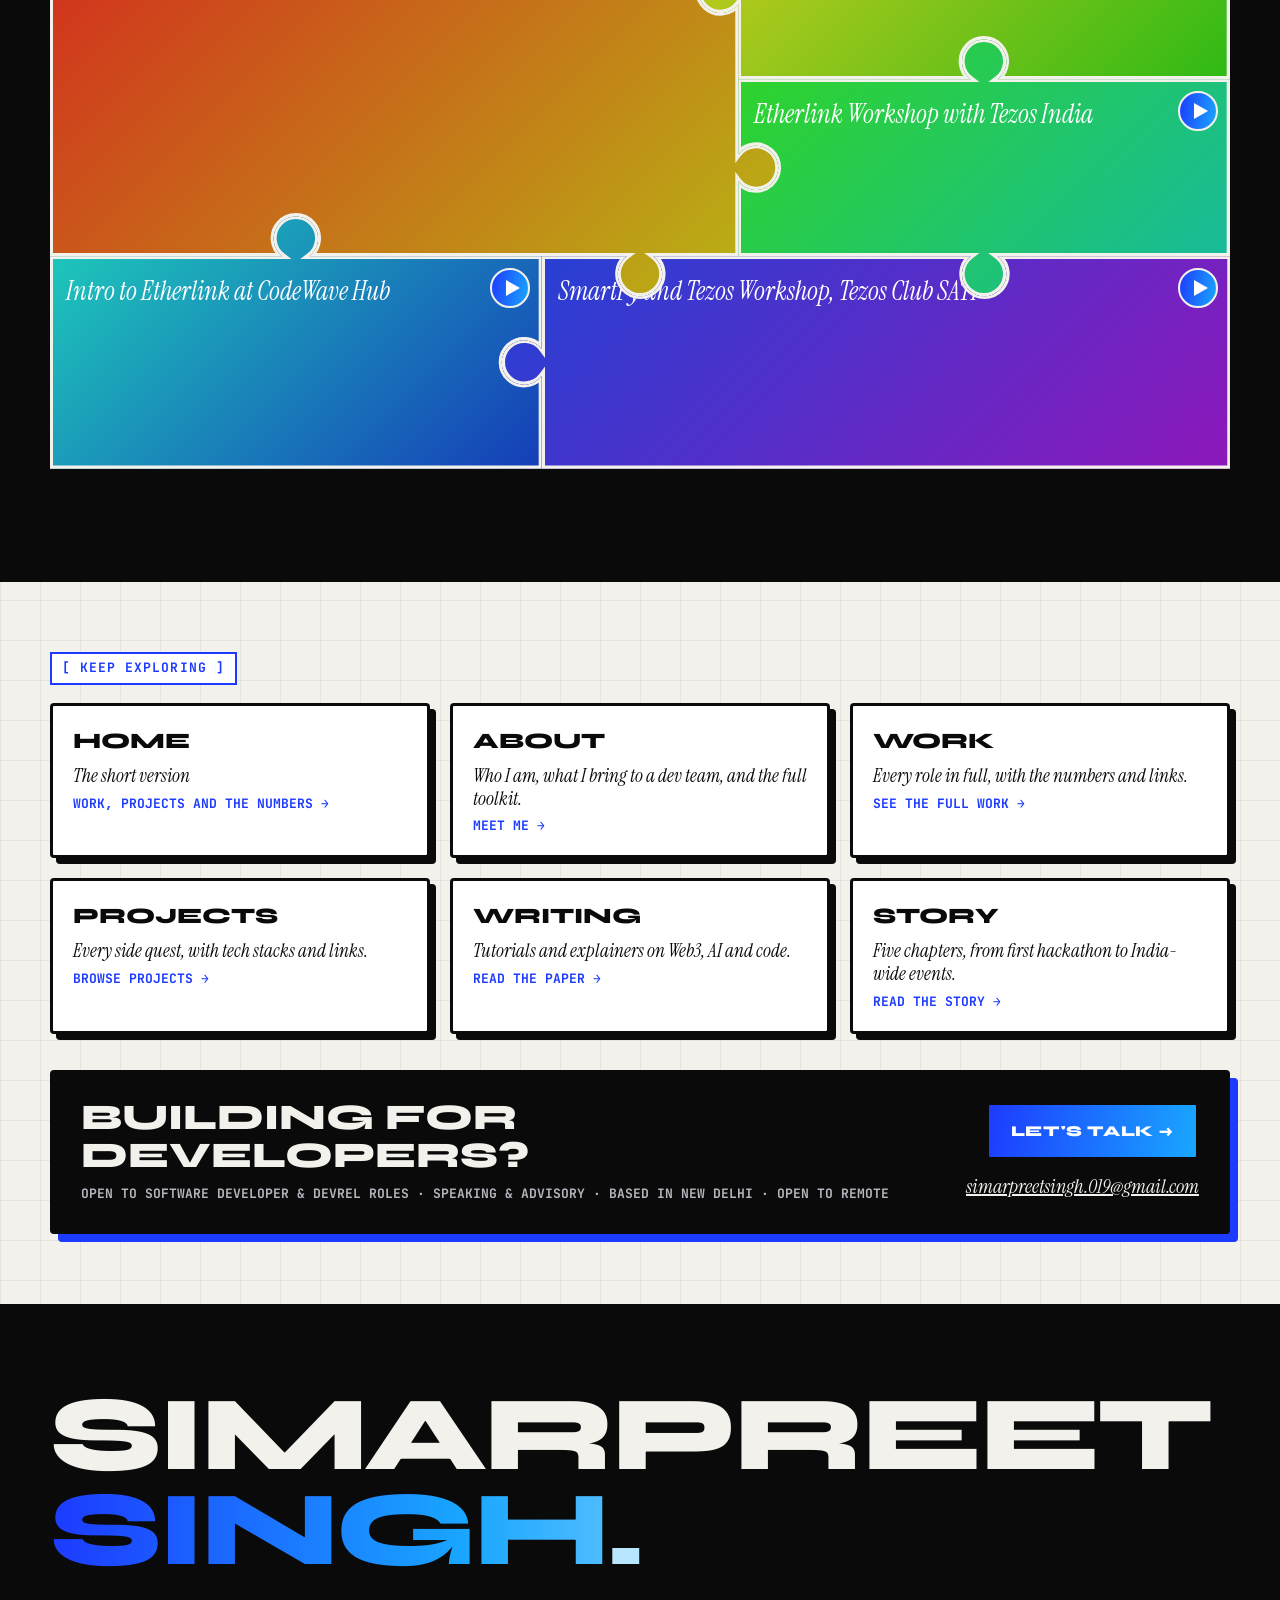
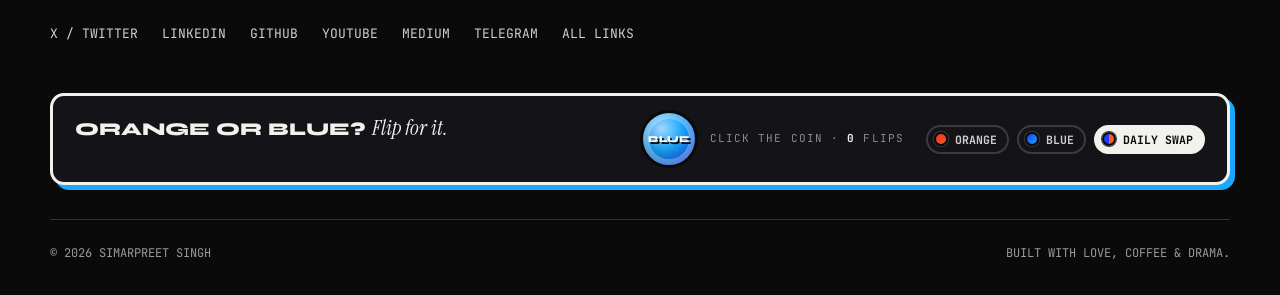
<file: talks/index.html>
<!doctype html>
<html lang="en">
<head>
  <meta charset="utf-8" />
  <base href="../" />
  <meta name="viewport" content="width=device-width, initial-scale=1" />
  <!-- SEO:START (generated by scripts/build-seo.js — edit content.js instead) -->
  <title>Talks &amp; Workshops — Simarpreet Singh, Developer Advocate</title>
  <meta name="description" content="Workshops, stage talks and explainers by developer advocate Simarpreet Singh: Etherlink, Tezos, SmartPy, Sui Move and more. Watch them right on the page." />
  <meta name="keywords" content="developer advocate, developer relations, DevRel, developer evangelist, community builder, technical educator, developer experience, ecosystem lead, partnerships, GTM, hackathons, workshops, Web3, Web2, AI, Tezos, Etherlink, Sui, India, New Delhi, Web3 Punjab, Web3Panjab, Punjab" />
  <meta name="author" content="Simarpreet Singh" />
  <meta name="robots" content="index, follow, max-image-preview:large, max-snippet:-1, max-video-preview:-1" />
  <link rel="canonical" href="https://simarpreetsingh-019.github.io/talks/" />
  <link rel="alternate" type="text/markdown" title="Profile for AI assistants" href="https://simarpreetsingh-019.github.io/llms.txt" />
  <link rel="alternate" type="application/json" title="Résumé (JSON Resume)" href="https://simarpreetsingh-019.github.io/profile.json" />
  <meta property="og:type" content="website" />
  <meta property="og:site_name" content="Simarpreet Singh" />
  <meta property="og:title" content="Talks &amp; Workshops — Simarpreet Singh, Developer Advocate" />
  <meta property="og:description" content="Workshops, stage talks and explainers by developer advocate Simarpreet Singh: Etherlink, Tezos, SmartPy, Sui Move and more. Watch them right on the page." />
  <meta property="og:url" content="https://simarpreetsingh-019.github.io/talks/" />
  <meta property="og:image" content="https://simarpreetsingh-019.github.io/assets/img/og-talks.jpg" />
  <meta property="og:image:type" content="image/jpeg" />
  <meta property="og:image:width" content="1200" />
  <meta property="og:image:height" content="630" />
  <meta property="og:image:alt" content="Talks &amp; Workshops — Simarpreet Singh, Developer Advocate" />
  <meta property="profile:first_name" content="Simarpreet" />
  <meta property="profile:last_name" content="Singh" />
  <meta name="twitter:card" content="summary_large_image" />
  <meta name="twitter:creator" content="@simarpreet_019" />
  <meta name="twitter:title" content="Talks &amp; Workshops — Simarpreet Singh, Developer Advocate" />
  <meta name="twitter:description" content="Workshops, stage talks and explainers by developer advocate Simarpreet Singh: Etherlink, Tezos, SmartPy, Sui Move and more. Watch them right on the page." />
  <meta name="twitter:image" content="https://simarpreetsingh-019.github.io/assets/img/og-talks.jpg" />
  <script type="application/ld+json">{"@context":"https://schema.org","@graph":[{"@type":"CollectionPage","@id":"https://simarpreetsingh-019.github.io/talks/#page","url":"https://simarpreetsingh-019.github.io/talks/","name":"Talks & Workshops — Simarpreet Singh, Developer Advocate","description":"Workshops, stage talks and explainers by developer advocate Simarpreet Singh: Etherlink, Tezos, SmartPy, Sui Move and more. Watch them right on the page.","dateModified":"2026-11-25","inLanguage":"en","isPartOf":{"@id":"https://simarpreetsingh-019.github.io/#site"},"about":{"@id":"https://simarpreetsingh-019.github.io/#person"},"author":{"@id":"https://simarpreetsingh-019.github.io/#person"}},{"@type":"BreadcrumbList","itemListElement":[{"@type":"ListItem","position":1,"name":"Home","item":"https://simarpreetsingh-019.github.io/"},{"@type":"ListItem","position":2,"name":"Talks","item":"https://simarpreetsingh-019.github.io/talks/"}]},{"@type":"Person","@id":"https://simarpreetsingh-019.github.io/#person","name":"Simarpreet Singh","alternateName":["Simar","simarpreet_019","simarpreetsingh019"],"url":"https://simarpreetsingh-019.github.io/","image":"https://simarpreetsingh-019.github.io/assets/img/portrait.jpg","email":"mailto:simarpreetsingh.019@gmail.com","jobTitle":"Developer Advocate","hasOccupation":[{"@type":"Occupation","name":"Developer Advocate"},{"@type":"Occupation","name":"Developer Relations (DevRel) Lead"},{"@type":"Occupation","name":"Software Developer"},{"@type":"Occupation","name":"Developer Evangelist"},{"@type":"Occupation","name":"Community Builder"},{"@type":"Occupation","name":"Technical Educator"},{"@type":"Occupation","name":"Partnerships & Ecosystem Lead"},{"@type":"Occupation","name":"Go-To-Market (GTM) Lead"}],"description":"Simarpreet Singh is a developer advocate, developer relations lead, community builder and technical educator from New Delhi, India. 12K+ developers engaged, 1,000+ builders mentored, 150+ workshops. Partnerships, GTM and ecosystem growth across Web2, AI and Web3.","address":{"@type":"PostalAddress","addressLocality":"New Delhi","addressCountry":"IN"},"knowsAbout":["developer advocate","developer relations","DevRel","developer evangelist","community builder","technical educator","developer experience","ecosystem lead","partnerships","GTM","hackathons","workshops","Web3","Web2","AI","Tezos","Etherlink","Sui","India","New Delhi","Web3 Punjab","Web3Panjab","Punjab","Developer Relations","Developer onboarding","Developer experience","Workshops","Hackathons","Docs & starter kits","Live training","Certification design","POC development","Hackathon mentoring","Technical writing","Public speaking","Partnerships","Python","JavaScript","TypeScript","React","Next.js","Tailwind CSS","Zustand","Zod","Node.js","REST APIs","Supabase","Docker","Google Cloud","Cloudflare","Vercel","Web scraping","Git & GitHub","C++","Java","Cursor","Claude","v0 (Vercel)","LLM APIs","AI agent frameworks (exploring)"],"sameAs":["https://x.com/simarpreet_019","https://linkedin.com/in/simarpreetsingh019","https://github.com/simarpreetsingh-019","https://youtube.com/@simarpreet019","https://medium.com/@simarpreetsingh.019","https://t.me/simarpreet_019","https://bio.link/simarpreetsingh"],"alumniOf":{"@type":"CollegeOrUniversity","name":"Guru Tegh Bahadur Institute of Technology (GGSIP University)"}},{"@type":"WebSite","@id":"https://simarpreetsingh-019.github.io/#site","url":"https://simarpreetsingh-019.github.io/","name":"Simarpreet Singh","publisher":{"@id":"https://simarpreetsingh-019.github.io/#person"}}]}</script>
  <!-- SEO:END -->
  <meta name="referrer" content="strict-origin-when-cross-origin" />
  <meta name="theme-color" content="#F3F1EC" />
  <link rel="icon" href="assets/img/favicon.svg" type="image/svg+xml" />

  <link rel="preconnect" href="https://fonts.googleapis.com" />
  <link rel="preconnect" href="https://fonts.gstatic.com" crossorigin />
  <link href="https://fonts.googleapis.com/css2?family=Instrument+Serif:ital@0;1&family=JetBrains+Mono:wght@500;700&family=Plus+Jakarta+Sans:wght@400;500;600;700&family=Syne:wght@700;800&display=swap" rel="stylesheet" />

  <link rel="stylesheet" href="styles.css" />
  <!-- Site content (loaded early so the colour theme can be set before the page paints) -->
  <script src="content.js"></script>
  <!-- Apply light/dark + orange/blue before paint (avoids a flash) -->
  <script>
    (function () {
      var root = document.documentElement, S = window.SITE || {};
      root.classList.add("js"); // pre-rendered text (for crawlers) stays hidden until main.js draws the page
      try { var t = localStorage.getItem("theme"); if (t) root.dataset.theme = t; } catch (e) {}
      // Accent: a visitor's own pick wins; otherwise content.js decides.
      // "daily" alternates orange and blue every 24 hours (switches at local midnight).
      var pick = null;
      try { pick = localStorage.getItem("accent"); } catch (e) {}
      var mode = pick || S.accent || "orange";
      var day = Math.floor((Date.now() - new Date().getTimezoneOffset() * 60000) / 864e5);
      var accent = mode === "daily" ? (day % 2 ? "blue" : "orange") : mode;
      root.dataset.accent = accent;
      root.dataset.accentMode = mode;
    })();
  </script>
</head>
<body data-page="talks">
  <a class="skip" href="#main">Skip to content</a>

  <header class="nav" id="top">
    <div class="nav__inner">
      <a class="logo" href="#top" aria-label="Home">
        <span class="logo__mark">S</span>
        <span class="logo__word" data-fill="logo"></span>
      </a>
      <nav class="nav__links" id="navLinks" aria-label="Primary">
        <!-- built automatically from the sections below, in page order -->
      </nav>
      <div class="nav__actions">
        <button class="icon-btn" id="themeToggle" type="button" aria-label="Toggle dark mode">
          <svg class="i-sun" viewBox="0 0 24 24" aria-hidden="true"><circle cx="12" cy="12" r="4.5"/><path d="M12 1.5v3M12 19.5v3M1.5 12h3M19.5 12h3M4.6 4.6l2.1 2.1M17.3 17.3l2.1 2.1M4.6 19.4l2.1-2.1M17.3 6.7l2.1-2.1"/></svg>
          <svg class="i-moon" viewBox="0 0 24 24" aria-hidden="true"><path d="M20 14.5A8.5 8.5 0 0 1 9.5 4a8.5 8.5 0 1 0 10.5 10.5z"/></svg>
        </button>
        <a class="btn btn--hot btn--sm" href="#contact">Let's talk</a>
        <button class="icon-btn menu-btn" id="menuBtn" type="button" aria-label="Open menu" aria-expanded="false" aria-controls="navLinks">
          <svg viewBox="0 0 24 24" aria-hidden="true"><path d="M3 7h18M3 12h18M3 17h18"/></svg>
        </button>
      </div>
    </div>
  </header>

  <main id="main" class="subpage">
    <nav class="crumbs wrap" aria-label="Breadcrumb"><a href="./">← Home</a><span aria-hidden="true">/</span><span aria-current="page">Talks</span></nav>
    <section class="section section--ink" id="videos" data-section="videos"><div class="wrap pre"><h2>Videos and talks</h2><p>Workshops, explainers and stage talks from the last few years. Pick a channel, press play and watch it right here on the page.</p><h3>Dapp Breakdown</h3><ul><li><a href="https://www.youtube.com/watch?v=3FK9SONxOzA">Sui Starter Pack: getting started with Sui</a></li><li><a href="https://www.youtube.com/watch?v=s79igTDkRZc">Sui Starter Pack, extended: bridging ETH to Sui</a></li><li><a href="https://www.youtube.com/watch?v=DgB53FE4Wo0">What is Exa Protocol? Running an Exa node in 2 minutes</a></li><li><a href="https://www.youtube.com/watch?v=J5QY4f2zlys">What is Berafarm? Berafarm 101 on Berachain</a></li><li><a href="https://www.youtube.com/watch?v=-s_ve3oFRr4">What is IVX Fi on Berachain?</a></li><li><a href="https://www.youtube.com/watch?v=iDYPuabLJh8">StealthVote: anonymous voting with Miden SDK ZK proofs</a></li></ul><h3>On Stage</h3><ul><li><a href="https://www.youtube.com/watch?v=7aixfHAJ0vA">Unlocking Metaverse-as-a-Service (Web3Conf)</a> (Web3Conf India)</li><li><a href="https://www.youtube.com/watch?v=RiPHJDR5Ng0">Get Started with Etherlink at Hack4Bengal 3.0</a> (Hack4Bengal)</li><li><a href="https://www.youtube.com/watch?v=Vob3wCOYqJI">Etherlink Workshop with Tezos India</a> (Crash Talks)</li><li><a href="https://www.youtube.com/watch?v=5A0tR9XGCnw">Intro to Etherlink at CodeWave Hub</a> (CodeWave Hub)</li><li><a href="https://www.youtube.com/watch?v=Rhox07X9-iw">SmartPy and Tezos Workshop, Tezos Club SATI</a> (NextGen Code)</li><li><a href="https://www.youtube.com/watch?v=1vixLGDBWKk">Etherlink: a step towards the future</a> (Tezos JH)</li><li><a href="https://www.youtube.com/watch?v=3kMPb0g-LS4">TezAsia Hackathon 2023: Kickoff Event</a> (Tezos India)</li><li><a href="https://www.youtube.com/watch?v=fbqA2u741qU">Tezos India Hackathon: SmartPy at Hansraj College, Part 1</a> (Web3 Entirety)</li><li><a href="https://www.youtube.com/watch?v=pznhBUJ3OI0">Tezos India Hackathon: SmartPy at Hansraj College, Part 2</a> (Web3 Entirety)</li><li><a href="https://www.youtube.com/watch?v=N-adfu-rM14">Web3 using Tezos webinar at DSU DevHack 2024</a> (DSU DevHack)</li><li><a href="https://www.youtube.com/watch?v=4fVvIuCaDFc">Building a dapp on Tezos with LIGO, Part 1 (TezAsia 3.0)</a> (Tezos India)</li><li><a href="https://www.youtube.com/watch?v=BnA-UUXGr3Y">Building a dapp on Tezos with LIGO, Part 2 (TezAsia 3.0)</a> (Tezos India)</li><li><a href="https://www.youtube.com/watch?v=-cWSrqpvXG8">Smart contracts with SmartPy: new syntax (TezAsia 3.0)</a> (Tezos India)</li><li><a href="https://www.youtube.com/watch?v=Yn5Zlriu1oM">Connecting dApp frontends with Taquito.js (TezAsia 3.0)</a> (Tezos India)</li><li><a href="https://www.youtube.com/watch?v=TFzPrBZyBZY">Understanding Rollups on Tezos (TezAsia 3.0)</a> (Tezos India)</li><li><a href="https://www.youtube.com/watch?v=6SV8C_-KI2k">Tezos deployment and management with Zeeve (TezAsia 3.0)</a> (Tezos India)</li><li><a href="https://www.youtube.com/watch?v=NenHLrSWgJQ">Demo Day: TezAsia Hackathon 3.0</a> (Tezos India)</li></ul><h3>Solidity → Move</h3><ul><li><a href="https://www.youtube.com/watch?v=6u9tOdSCmIs">What is Move lang: from Solidity to Move, a dev's perspective</a></li><li><a href="https://www.youtube.com/watch?v=u3LAXnwkj4A">What is Sui Move?</a></li><li><a href="https://www.youtube.com/watch?v=E190cj6JjZ0">Sui SIP 6 explained: StakedSui</a></li></ul></div></section>
    <section class="section section--tight pagenav">
      <div class="wrap">
        <p class="label">[ KEEP EXPLORING ]</p>
        <div class="pagenav__links">
          <a class="pagenav__link" href="./"><small>Home</small><b>The short version</b><span>Work, projects and the numbers →</span></a>
          <a class="pagenav__link" href="about/"><small>About</small><b>Who I am, what I bring to a dev team, and the full toolkit.</b><span>Meet me →</span></a>
          <a class="pagenav__link" href="work/"><small>Work</small><b>Every role in full, with the numbers and links.</b><span>See the full work →</span></a>
          <a class="pagenav__link" href="projects/"><small>Projects</small><b>Every side quest, with tech stacks and links.</b><span>Browse projects →</span></a>
          <a class="pagenav__link" href="writing/"><small>Writing</small><b>Tutorials and explainers on Web3, AI and code.</b><span>Read the paper →</span></a>
          <a class="pagenav__link" href="story/"><small>Story</small><b>Five chapters, from first hackathon to India-wide events.</b><span>Read the story →</span></a>
        </div>
        <div class="pagenav__cta">
          <p class="pagenav__title">Building for developers?</p>
          <p class="pagenav__text">Open to software developer &amp; DevRel roles · speaking &amp; advisory · Based in New Delhi · open to remote</p>
          <p class="pagenav__btns"><a class="btn btn--hot" href="#contact">Let's talk →</a> <a class="pagenav__mail" href="mailto:simarpreetsingh.019@gmail.com">simarpreetsingh.019@gmail.com</a></p>
        </div>
      </div>
    </section>
  </main>

  <a class="to-top" id="toTop" href="#top" aria-label="Back to top" hidden>
    <svg viewBox="0 0 24 24" aria-hidden="true"><path d="M12 19V5M5 12l7-7 7 7"/></svg>
    <span>TOP</span>
  </a>

  <footer class="footer">
    <div class="wrap footer__inner">
      <p class="footer__name" data-fill="footerName"></p>
      <ul class="footer__links" data-fill="footerLinks"></ul>
      <!-- Colour game: flip the coin to pick orange or blue -->
      <div class="vibe" role="group" aria-label="Pick the site colour">
        <div>
          <p class="vibe__title">Orange or blue? <em>Flip for it.</em></p>
          <p class="vibe__text">Simar couldn't pick a favourite colour, so the site swaps every day. Toss the coin to repaint the whole page, or just pick a side.</p>
          <p class="vibe__result" id="vibeResult" aria-live="polite"></p>
        </div>
        <div class="coin-wrap">
          <button type="button" class="coin" id="coin" aria-label="Flip the coin to pick orange or blue">
            <span class="coin__inner" id="coinInner">
              <span class="coin__face coin__face--o"><span>ORANGE<small>HEADS</small></span></span>
              <span class="coin__face coin__face--b"><span>BLUE<small>TAILS</small></span></span>
            </span>
          </button>
          <span class="coin__shadow" aria-hidden="true"></span>
          <span class="coin-hint">Click the coin · <b id="flipCount">0</b> flips</span>
        </div>
        <div class="vibe__picks">
          <span>Or pick a side</span>
          <div>
            <button type="button" data-accent-choice="orange" aria-pressed="false"><i class="sw sw--orange"></i>Orange</button>
            <button type="button" data-accent-choice="blue" aria-pressed="false"><i class="sw sw--blue"></i>Blue</button>
            <button type="button" data-accent-choice="daily" aria-pressed="false"><i class="sw sw--daily"></i>Daily swap</button>
          </div>
          <span class="vibe__stats" id="vibeStats"></span>
        </div>
      </div>

      <div class="footer__bottom">
        <span data-fill="copyright"></span>
        <span data-fill="footerLine"></span>
      </div>
    </div>
  </footer>

  <noscript><p class="wrap" style="padding:2rem 0">This site needs JavaScript to render its content. Reach me at simarpreetsingh.019@gmail.com.</p></noscript>

  <script src="main.js"></script>
</body>
</html>
</file>
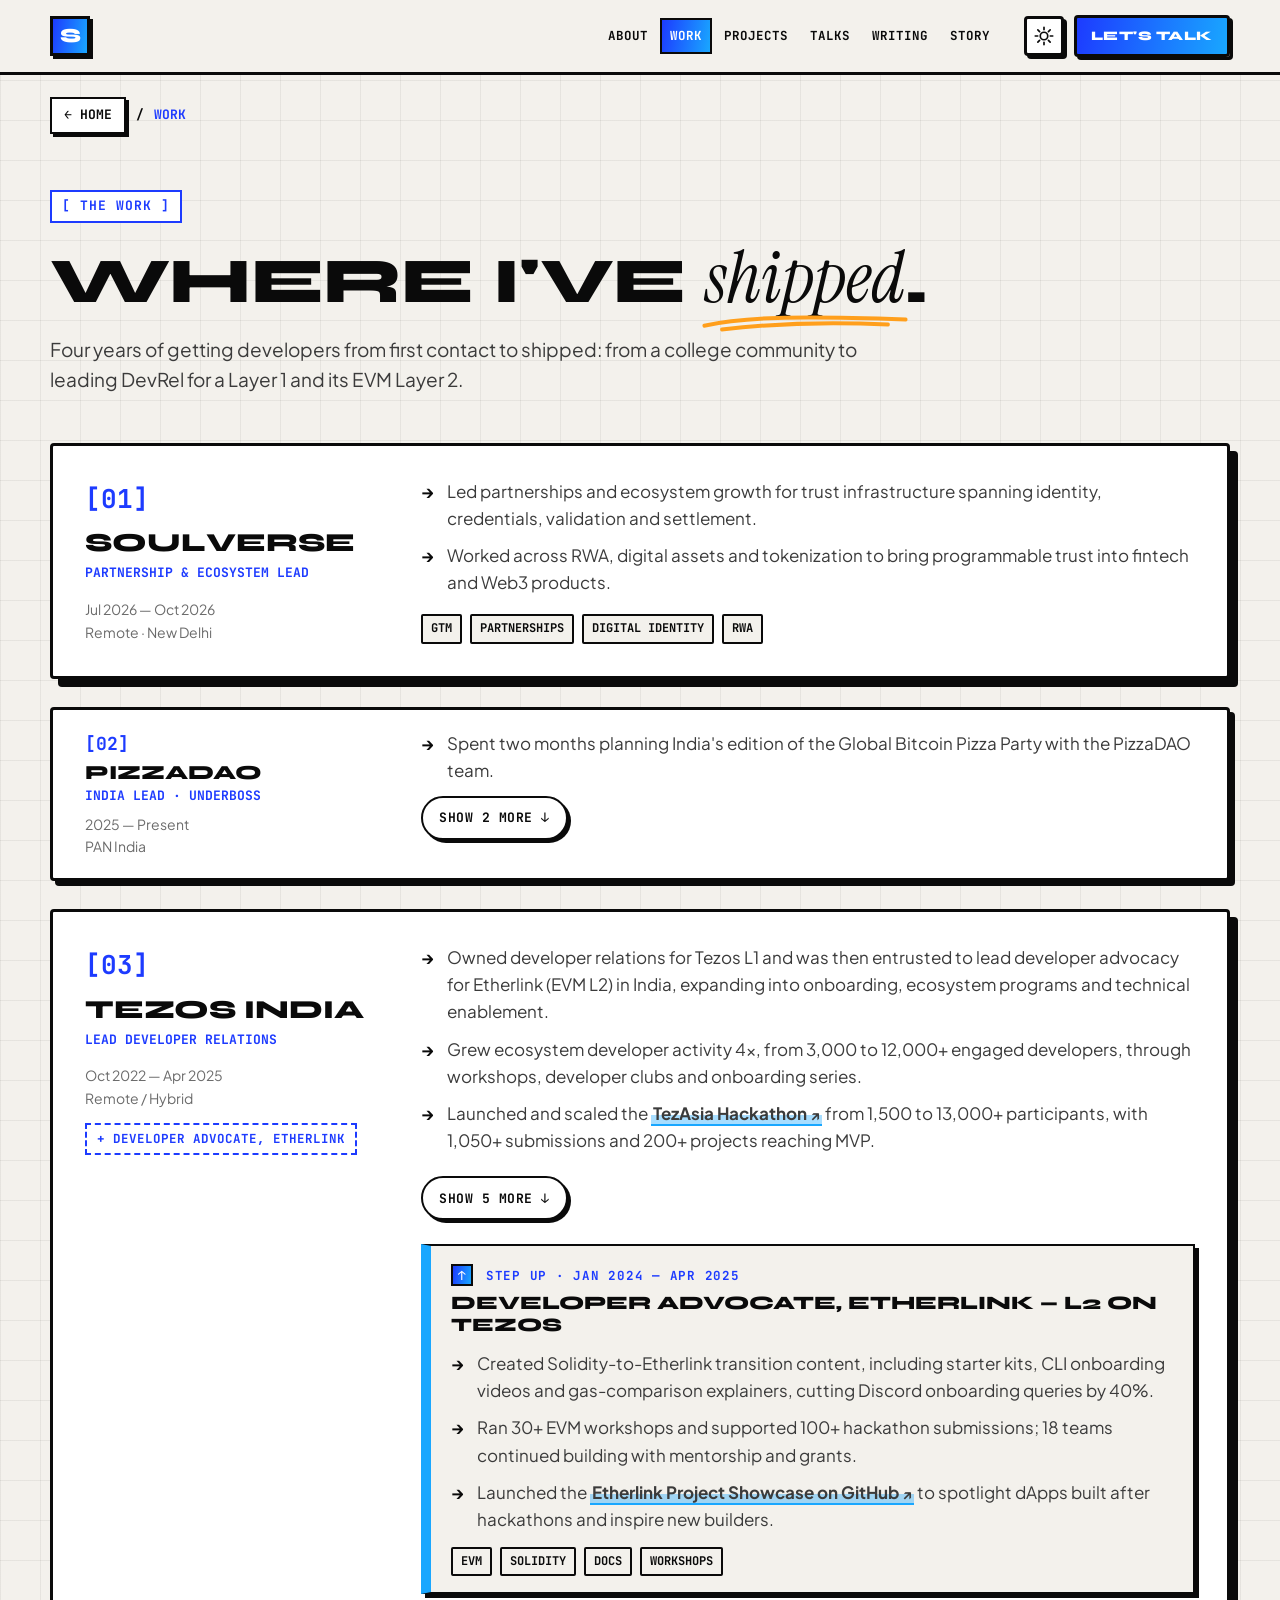
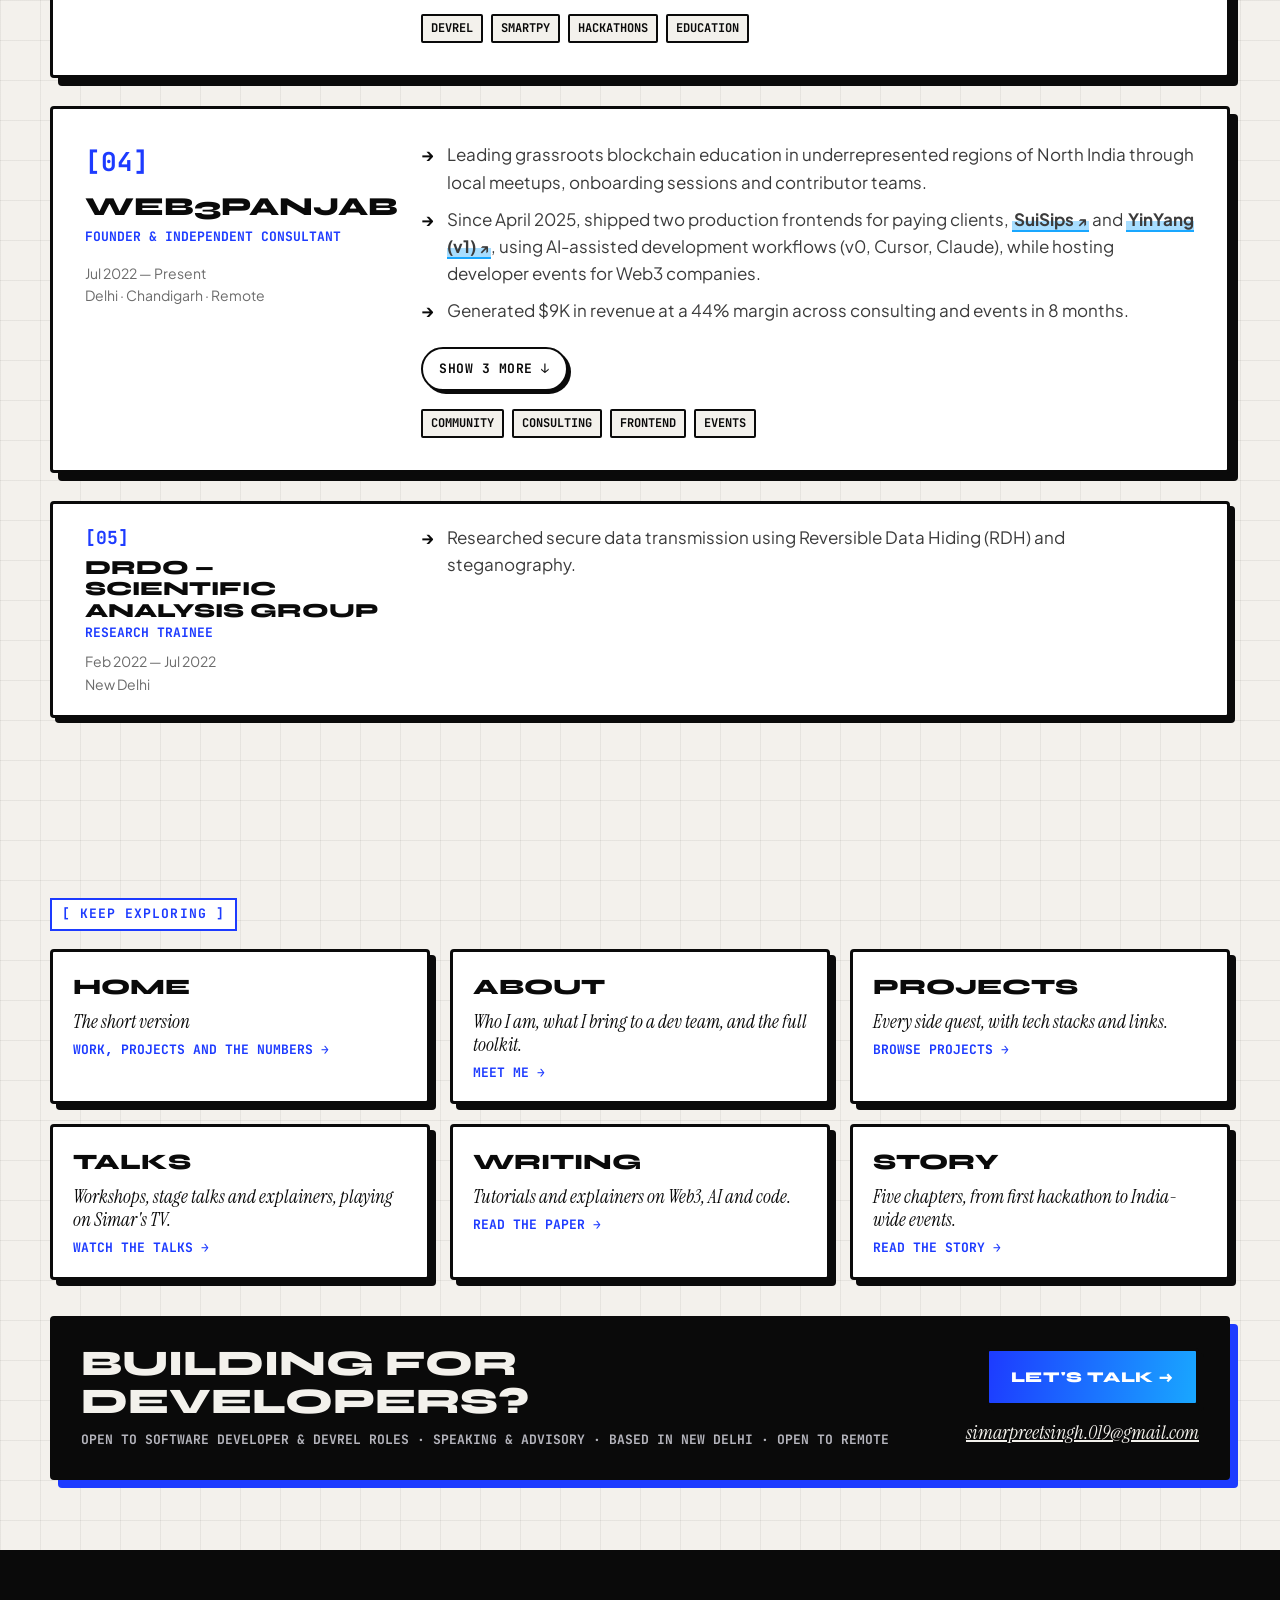
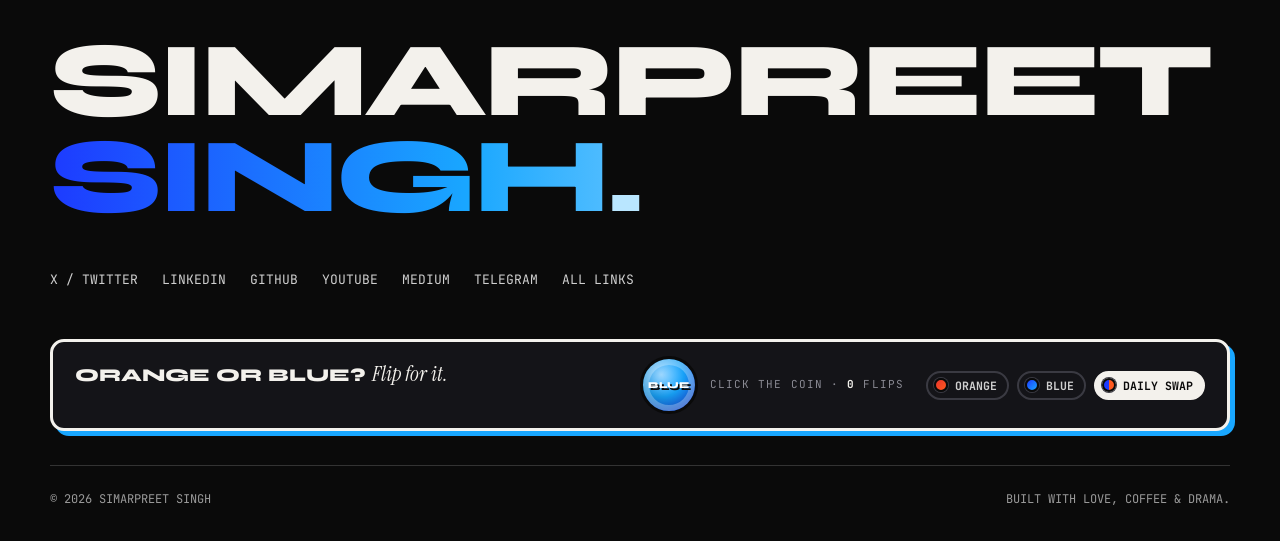
<file: work/index.html>
<!doctype html>
<html lang="en">
<head>
  <meta charset="utf-8" />
  <base href="../" />
  <meta name="viewport" content="width=device-width, initial-scale=1" />
  <!-- SEO:START (generated by scripts/build-seo.js — edit content.js instead) -->
  <title>Work — Simarpreet Singh: DevRel at Tezos India &amp; Etherlink, PizzaDAO, Web3Panjab</title>
  <meta name="description" content="Full work history of Simarpreet Singh: Lead Developer Relations at Tezos India and Etherlink, PizzaDAO India Lead, founder of Web3Panjab, SOULVERSE and DRDO, with results and links." />
  <meta name="keywords" content="developer advocate, developer relations, DevRel, developer evangelist, community builder, technical educator, developer experience, ecosystem lead, partnerships, GTM, hackathons, workshops, Web3, Web2, AI, Tezos, Etherlink, Sui, India, New Delhi, Web3 Punjab, Web3Panjab, Punjab" />
  <meta name="author" content="Simarpreet Singh" />
  <meta name="robots" content="index, follow, max-image-preview:large, max-snippet:-1, max-video-preview:-1" />
  <link rel="canonical" href="https://simarpreetsingh-019.github.io/work/" />
  <link rel="alternate" type="text/markdown" title="Profile for AI assistants" href="https://simarpreetsingh-019.github.io/llms.txt" />
  <link rel="alternate" type="application/json" title="Résumé (JSON Resume)" href="https://simarpreetsingh-019.github.io/profile.json" />
  <meta property="og:type" content="website" />
  <meta property="og:site_name" content="Simarpreet Singh" />
  <meta property="og:title" content="Work — Simarpreet Singh: DevRel at Tezos India &amp; Etherlink, PizzaDAO, Web3Panjab" />
  <meta property="og:description" content="Full work history of Simarpreet Singh: Lead Developer Relations at Tezos India and Etherlink, PizzaDAO India Lead, founder of Web3Panjab, SOULVERSE and DRDO, with results and links." />
  <meta property="og:url" content="https://simarpreetsingh-019.github.io/work/" />
  <meta property="og:image" content="https://simarpreetsingh-019.github.io/assets/img/og-work.jpg" />
  <meta property="og:image:type" content="image/jpeg" />
  <meta property="og:image:width" content="1200" />
  <meta property="og:image:height" content="630" />
  <meta property="og:image:alt" content="Work — Simarpreet Singh: DevRel at Tezos India &amp; Etherlink, PizzaDAO, Web3Panjab" />
  <meta property="profile:first_name" content="Simarpreet" />
  <meta property="profile:last_name" content="Singh" />
  <meta name="twitter:card" content="summary_large_image" />
  <meta name="twitter:creator" content="@simarpreet_019" />
  <meta name="twitter:title" content="Work — Simarpreet Singh: DevRel at Tezos India &amp; Etherlink, PizzaDAO, Web3Panjab" />
  <meta name="twitter:description" content="Full work history of Simarpreet Singh: Lead Developer Relations at Tezos India and Etherlink, PizzaDAO India Lead, founder of Web3Panjab, SOULVERSE and DRDO, with results and links." />
  <meta name="twitter:image" content="https://simarpreetsingh-019.github.io/assets/img/og-work.jpg" />
  <script type="application/ld+json">{"@context":"https://schema.org","@graph":[{"@type":"CollectionPage","@id":"https://simarpreetsingh-019.github.io/work/#page","url":"https://simarpreetsingh-019.github.io/work/","name":"Work — Simarpreet Singh: DevRel at Tezos India & Etherlink, PizzaDAO, Web3Panjab","description":"Full work history of Simarpreet Singh: Lead Developer Relations at Tezos India and Etherlink, PizzaDAO India Lead, founder of Web3Panjab, SOULVERSE and DRDO, with results and links.","dateModified":"2026-11-25","inLanguage":"en","isPartOf":{"@id":"https://simarpreetsingh-019.github.io/#site"},"about":{"@id":"https://simarpreetsingh-019.github.io/#person"},"author":{"@id":"https://simarpreetsingh-019.github.io/#person"}},{"@type":"BreadcrumbList","itemListElement":[{"@type":"ListItem","position":1,"name":"Home","item":"https://simarpreetsingh-019.github.io/"},{"@type":"ListItem","position":2,"name":"Work","item":"https://simarpreetsingh-019.github.io/work/"}]},{"@type":"Person","@id":"https://simarpreetsingh-019.github.io/#person","name":"Simarpreet Singh","alternateName":["Simar","simarpreet_019","simarpreetsingh019"],"url":"https://simarpreetsingh-019.github.io/","image":"https://simarpreetsingh-019.github.io/assets/img/portrait.jpg","email":"mailto:simarpreetsingh.019@gmail.com","jobTitle":"Developer Advocate","hasOccupation":[{"@type":"Occupation","name":"Developer Advocate"},{"@type":"Occupation","name":"Developer Relations (DevRel) Lead"},{"@type":"Occupation","name":"Software Developer"},{"@type":"Occupation","name":"Developer Evangelist"},{"@type":"Occupation","name":"Community Builder"},{"@type":"Occupation","name":"Technical Educator"},{"@type":"Occupation","name":"Partnerships & Ecosystem Lead"},{"@type":"Occupation","name":"Go-To-Market (GTM) Lead"}],"description":"Simarpreet Singh is a developer advocate, developer relations lead, community builder and technical educator from New Delhi, India. 12K+ developers engaged, 1,000+ builders mentored, 150+ workshops. Partnerships, GTM and ecosystem growth across Web2, AI and Web3.","address":{"@type":"PostalAddress","addressLocality":"New Delhi","addressCountry":"IN"},"knowsAbout":["developer advocate","developer relations","DevRel","developer evangelist","community builder","technical educator","developer experience","ecosystem lead","partnerships","GTM","hackathons","workshops","Web3","Web2","AI","Tezos","Etherlink","Sui","India","New Delhi","Web3 Punjab","Web3Panjab","Punjab","Developer Relations","Developer onboarding","Developer experience","Workshops","Hackathons","Docs & starter kits","Live training","Certification design","POC development","Hackathon mentoring","Technical writing","Public speaking","Partnerships","Python","JavaScript","TypeScript","React","Next.js","Tailwind CSS","Zustand","Zod","Node.js","REST APIs","Supabase","Docker","Google Cloud","Cloudflare","Vercel","Web scraping","Git & GitHub","C++","Java","Cursor","Claude","v0 (Vercel)","LLM APIs","AI agent frameworks (exploring)"],"sameAs":["https://x.com/simarpreet_019","https://linkedin.com/in/simarpreetsingh019","https://github.com/simarpreetsingh-019","https://youtube.com/@simarpreet019","https://medium.com/@simarpreetsingh.019","https://t.me/simarpreet_019","https://bio.link/simarpreetsingh"],"alumniOf":{"@type":"CollegeOrUniversity","name":"Guru Tegh Bahadur Institute of Technology (GGSIP University)"}},{"@type":"WebSite","@id":"https://simarpreetsingh-019.github.io/#site","url":"https://simarpreetsingh-019.github.io/","name":"Simarpreet Singh","publisher":{"@id":"https://simarpreetsingh-019.github.io/#person"}}]}</script>
  <!-- SEO:END -->
  <meta name="referrer" content="strict-origin-when-cross-origin" />
  <meta name="theme-color" content="#F3F1EC" />
  <link rel="icon" href="assets/img/favicon.svg" type="image/svg+xml" />

  <link rel="preconnect" href="https://fonts.googleapis.com" />
  <link rel="preconnect" href="https://fonts.gstatic.com" crossorigin />
  <link href="https://fonts.googleapis.com/css2?family=Instrument+Serif:ital@0;1&family=JetBrains+Mono:wght@500;700&family=Plus+Jakarta+Sans:wght@400;500;600;700&family=Syne:wght@700;800&display=swap" rel="stylesheet" />

  <link rel="stylesheet" href="styles.css" />
  <!-- Site content (loaded early so the colour theme can be set before the page paints) -->
  <script src="content.js"></script>
  <!-- Apply light/dark + orange/blue before paint (avoids a flash) -->
  <script>
    (function () {
      var root = document.documentElement, S = window.SITE || {};
      root.classList.add("js"); // pre-rendered text (for crawlers) stays hidden until main.js draws the page
      try { var t = localStorage.getItem("theme"); if (t) root.dataset.theme = t; } catch (e) {}
      // Accent: a visitor's own pick wins; otherwise content.js decides.
      // "daily" alternates orange and blue every 24 hours (switches at local midnight).
      var pick = null;
      try { pick = localStorage.getItem("accent"); } catch (e) {}
      var mode = pick || S.accent || "orange";
      var day = Math.floor((Date.now() - new Date().getTimezoneOffset() * 60000) / 864e5);
      var accent = mode === "daily" ? (day % 2 ? "blue" : "orange") : mode;
      root.dataset.accent = accent;
      root.dataset.accentMode = mode;
    })();
  </script>
</head>
<body data-page="work">
  <a class="skip" href="#main">Skip to content</a>

  <header class="nav" id="top">
    <div class="nav__inner">
      <a class="logo" href="#top" aria-label="Home">
        <span class="logo__mark">S</span>
        <span class="logo__word" data-fill="logo"></span>
      </a>
      <nav class="nav__links" id="navLinks" aria-label="Primary">
        <!-- built automatically from the sections below, in page order -->
      </nav>
      <div class="nav__actions">
        <button class="icon-btn" id="themeToggle" type="button" aria-label="Toggle dark mode">
          <svg class="i-sun" viewBox="0 0 24 24" aria-hidden="true"><circle cx="12" cy="12" r="4.5"/><path d="M12 1.5v3M12 19.5v3M1.5 12h3M19.5 12h3M4.6 4.6l2.1 2.1M17.3 17.3l2.1 2.1M4.6 19.4l2.1-2.1M17.3 6.7l2.1-2.1"/></svg>
          <svg class="i-moon" viewBox="0 0 24 24" aria-hidden="true"><path d="M20 14.5A8.5 8.5 0 0 1 9.5 4a8.5 8.5 0 1 0 10.5 10.5z"/></svg>
        </button>
        <a class="btn btn--hot btn--sm" href="#contact">Let's talk</a>
        <button class="icon-btn menu-btn" id="menuBtn" type="button" aria-label="Open menu" aria-expanded="false" aria-controls="navLinks">
          <svg viewBox="0 0 24 24" aria-hidden="true"><path d="M3 7h18M3 12h18M3 17h18"/></svg>
        </button>
      </div>
    </div>
  </header>

  <main id="main" class="subpage">
    <nav class="crumbs wrap" aria-label="Breadcrumb"><a href="./">← Home</a><span aria-hidden="true">/</span><span aria-current="page">Work</span></nav>
    <section class="section" id="work" data-section="experience"><div class="wrap pre"><h2>Work experience</h2><p>Four years of getting developers from first contact to shipped: from a college community to leading DevRel for a Layer 1 and its EVM Layer 2.</p><article><h3>Partnership &amp; Ecosystem Lead, SOULVERSE</h3><p>Jul 2026 — Oct 2026 · Remote · New Delhi</p><ul><li>Led partnerships and ecosystem growth for trust infrastructure spanning identity, credentials, validation and settlement.</li><li>Worked across RWA, digital assets and tokenization to bring programmable trust into fintech and Web3 products.</li></ul></article><article><h3>India Lead · Underboss, PizzaDAO</h3><p>2025 — Present · PAN India</p><ul><li>Spent two months planning India's edition of the Global Bitcoin Pizza Party with the PizzaDAO team.</li><li>Managed and hosted 40+ in-person events across India for Bitcoin Pizza Day, all running at the same time on the same day.</li><li>Co-hosted EVVM &amp; PizzaDAO's community party during ETHGlobal New Delhi and helped execute its Delhi event.</li></ul></article><article><h3>Lead Developer Relations, Tezos India</h3><p>Oct 2022 — Apr 2025 · Remote / Hybrid</p><ul><li>Owned developer relations for Tezos L1 and was then entrusted to lead developer advocacy for Etherlink (EVM L2) in India, expanding into onboarding, ecosystem programs and technical enablement.</li><li>Grew ecosystem developer activity 4×, from 3,000 to 12,000+ engaged developers, through workshops, developer clubs and onboarding series.</li><li>Launched and scaled the <a href="https://unstop.com/competitions/tezasia-hackathon-30-tezos-india-695650">TezAsia Hackathon</a> from 1,500 to 13,000+ participants, with 1,050+ submissions and 200+ projects reaching MVP.</li><li>Led 150+ workshops and university programs across India and Southeast Asia, mentoring 1,000+ builders and driving a 26% increase in first-time smart-contract deployers. Many sessions are <a href="https://www.youtube.com/playlist?list=PLNO985wwQsV5BMBRIO4ZHddWqkjQfSqxG">recorded in this playlist</a>.</li><li>Ran flagship enablement programs (TezConnect, TezDay and <a href="https://code8tezos-ruby.vercel.app/">Tezos BuilderCamp</a>, 2 cohorts with a 75% graduation rate) with certification-style learning tracks, architecture reviews and live POC demos for startups, universities and 80+ hackathon partners; helped introduce the <a href="https://medium.com/tezos-india-foundation/tezos-india-guild-fostering-collaboration-and-innovation-80ab37792598">Tezos Guilds model</a> with 20+ community leads.</li><li>Built production-grade dApps and reusable React templates for SDK demos (React, Ethers.js, Solidity, SmartPy), showing EVM compatibility, wallet authentication and contract-interaction patterns.</li><li>Worked with wallet, explorer and protocol teams to improve SDK usability, including a 24% activation lift for Naan Wallet; open-source <a href="https://github.com/simarpreetsingh-019/TIProjects">starter kits</a> and public content increased new project creation by 15%.</li><li>Co-created a credit-based blockchain curriculum with the University of the Philippines.</li></ul></article><article><h3>Developer Advocate, Etherlink — L2 on Tezos</h3><p>Jan 2024 — Apr 2025 · Remote / Hybrid</p><ul><li>Created Solidity-to-Etherlink transition content, including starter kits, CLI onboarding videos and gas-comparison explainers, cutting Discord onboarding queries by 40%.</li><li>Ran 30+ EVM workshops and supported 100+ hackathon submissions; 18 teams continued building with mentorship and grants.</li><li>Launched the <a href="https://github.com/simarpreetsingh-019/TIProjects">Etherlink Project Showcase on GitHub</a> to spotlight dApps built after hackathons and inspire new builders.</li></ul></article><article><h3>Founder &amp; Independent Consultant, Web3Panjab</h3><p>Jul 2022 — Present · Delhi · Chandigarh · Remote</p><ul><li>Leading grassroots blockchain education in underrepresented regions of North India through local meetups, onboarding sessions and contributor teams.</li><li>Since April 2025, shipped two production frontends for paying clients, <a href="https://suisips.com">SuiSips</a> and <a href="http://app.yinyang.bet">YinYang (v1)</a>, using AI-assisted development workflows (v0, Cursor, Claude), while hosting developer events for Web3 companies.</li><li>Generated $9K in revenue at a 44% margin across consulting and events in 8 months.</li><li>Lead host and program manager for a 40+ event PAN-India developer networking series in May 2026, with a $20K+ budget.</li><li>Built an independent, developer-focused YouTube series testing new tools on Sui through <a href="https://youtu.be/u3LAXnwkj4A">hands-on tutorials</a>.</li><li>Co-hosted events such as AI After Hours with Hyperbolic, and advised 7+ companies on PAN-India tours and incubation onboarding.</li></ul></article><article><h3>Research Trainee, DRDO — Scientific Analysis Group</h3><p>Feb 2022 — Jul 2022 · New Delhi</p><ul><li>Researched secure data transmission using Reversible Data Hiding (RDH) and steganography.</li></ul></article></div></section>
    <section class="section" id="testimonials" data-section="testimonials"></section>
    <section class="section section--tight pagenav">
      <div class="wrap">
        <p class="label">[ KEEP EXPLORING ]</p>
        <div class="pagenav__links">
          <a class="pagenav__link" href="./"><small>Home</small><b>The short version</b><span>Work, projects and the numbers →</span></a>
          <a class="pagenav__link" href="about/"><small>About</small><b>Who I am, what I bring to a dev team, and the full toolkit.</b><span>Meet me →</span></a>
          <a class="pagenav__link" href="projects/"><small>Projects</small><b>Every side quest, with tech stacks and links.</b><span>Browse projects →</span></a>
          <a class="pagenav__link" href="talks/"><small>Talks</small><b>Workshops, stage talks and explainers, playing on Simar's TV.</b><span>Watch the talks →</span></a>
          <a class="pagenav__link" href="writing/"><small>Writing</small><b>Tutorials and explainers on Web3, AI and code.</b><span>Read the paper →</span></a>
          <a class="pagenav__link" href="story/"><small>Story</small><b>Five chapters, from first hackathon to India-wide events.</b><span>Read the story →</span></a>
        </div>
        <div class="pagenav__cta">
          <p class="pagenav__title">Building for developers?</p>
          <p class="pagenav__text">Open to software developer &amp; DevRel roles · speaking &amp; advisory · Based in New Delhi · open to remote</p>
          <p class="pagenav__btns"><a class="btn btn--hot" href="#contact">Let's talk →</a> <a class="pagenav__mail" href="mailto:simarpreetsingh.019@gmail.com">simarpreetsingh.019@gmail.com</a></p>
        </div>
      </div>
    </section>
  </main>

  <a class="to-top" id="toTop" href="#top" aria-label="Back to top" hidden>
    <svg viewBox="0 0 24 24" aria-hidden="true"><path d="M12 19V5M5 12l7-7 7 7"/></svg>
    <span>TOP</span>
  </a>

  <footer class="footer">
    <div class="wrap footer__inner">
      <p class="footer__name" data-fill="footerName"></p>
      <ul class="footer__links" data-fill="footerLinks"></ul>
      <!-- Colour game: flip the coin to pick orange or blue -->
      <div class="vibe" role="group" aria-label="Pick the site colour">
        <div>
          <p class="vibe__title">Orange or blue? <em>Flip for it.</em></p>
          <p class="vibe__text">Simar couldn't pick a favourite colour, so the site swaps every day. Toss the coin to repaint the whole page, or just pick a side.</p>
          <p class="vibe__result" id="vibeResult" aria-live="polite"></p>
        </div>
        <div class="coin-wrap">
          <button type="button" class="coin" id="coin" aria-label="Flip the coin to pick orange or blue">
            <span class="coin__inner" id="coinInner">
              <span class="coin__face coin__face--o"><span>ORANGE<small>HEADS</small></span></span>
              <span class="coin__face coin__face--b"><span>BLUE<small>TAILS</small></span></span>
            </span>
          </button>
          <span class="coin__shadow" aria-hidden="true"></span>
          <span class="coin-hint">Click the coin · <b id="flipCount">0</b> flips</span>
        </div>
        <div class="vibe__picks">
          <span>Or pick a side</span>
          <div>
            <button type="button" data-accent-choice="orange" aria-pressed="false"><i class="sw sw--orange"></i>Orange</button>
            <button type="button" data-accent-choice="blue" aria-pressed="false"><i class="sw sw--blue"></i>Blue</button>
            <button type="button" data-accent-choice="daily" aria-pressed="false"><i class="sw sw--daily"></i>Daily swap</button>
          </div>
          <span class="vibe__stats" id="vibeStats"></span>
        </div>
      </div>

      <div class="footer__bottom">
        <span data-fill="copyright"></span>
        <span data-fill="footerLine"></span>
      </div>
    </div>
  </footer>

  <noscript><p class="wrap" style="padding:2rem 0">This site needs JavaScript to render its content. Reach me at simarpreetsingh.019@gmail.com.</p></noscript>

  <script src="main.js"></script>
</body>
</html>
</file>
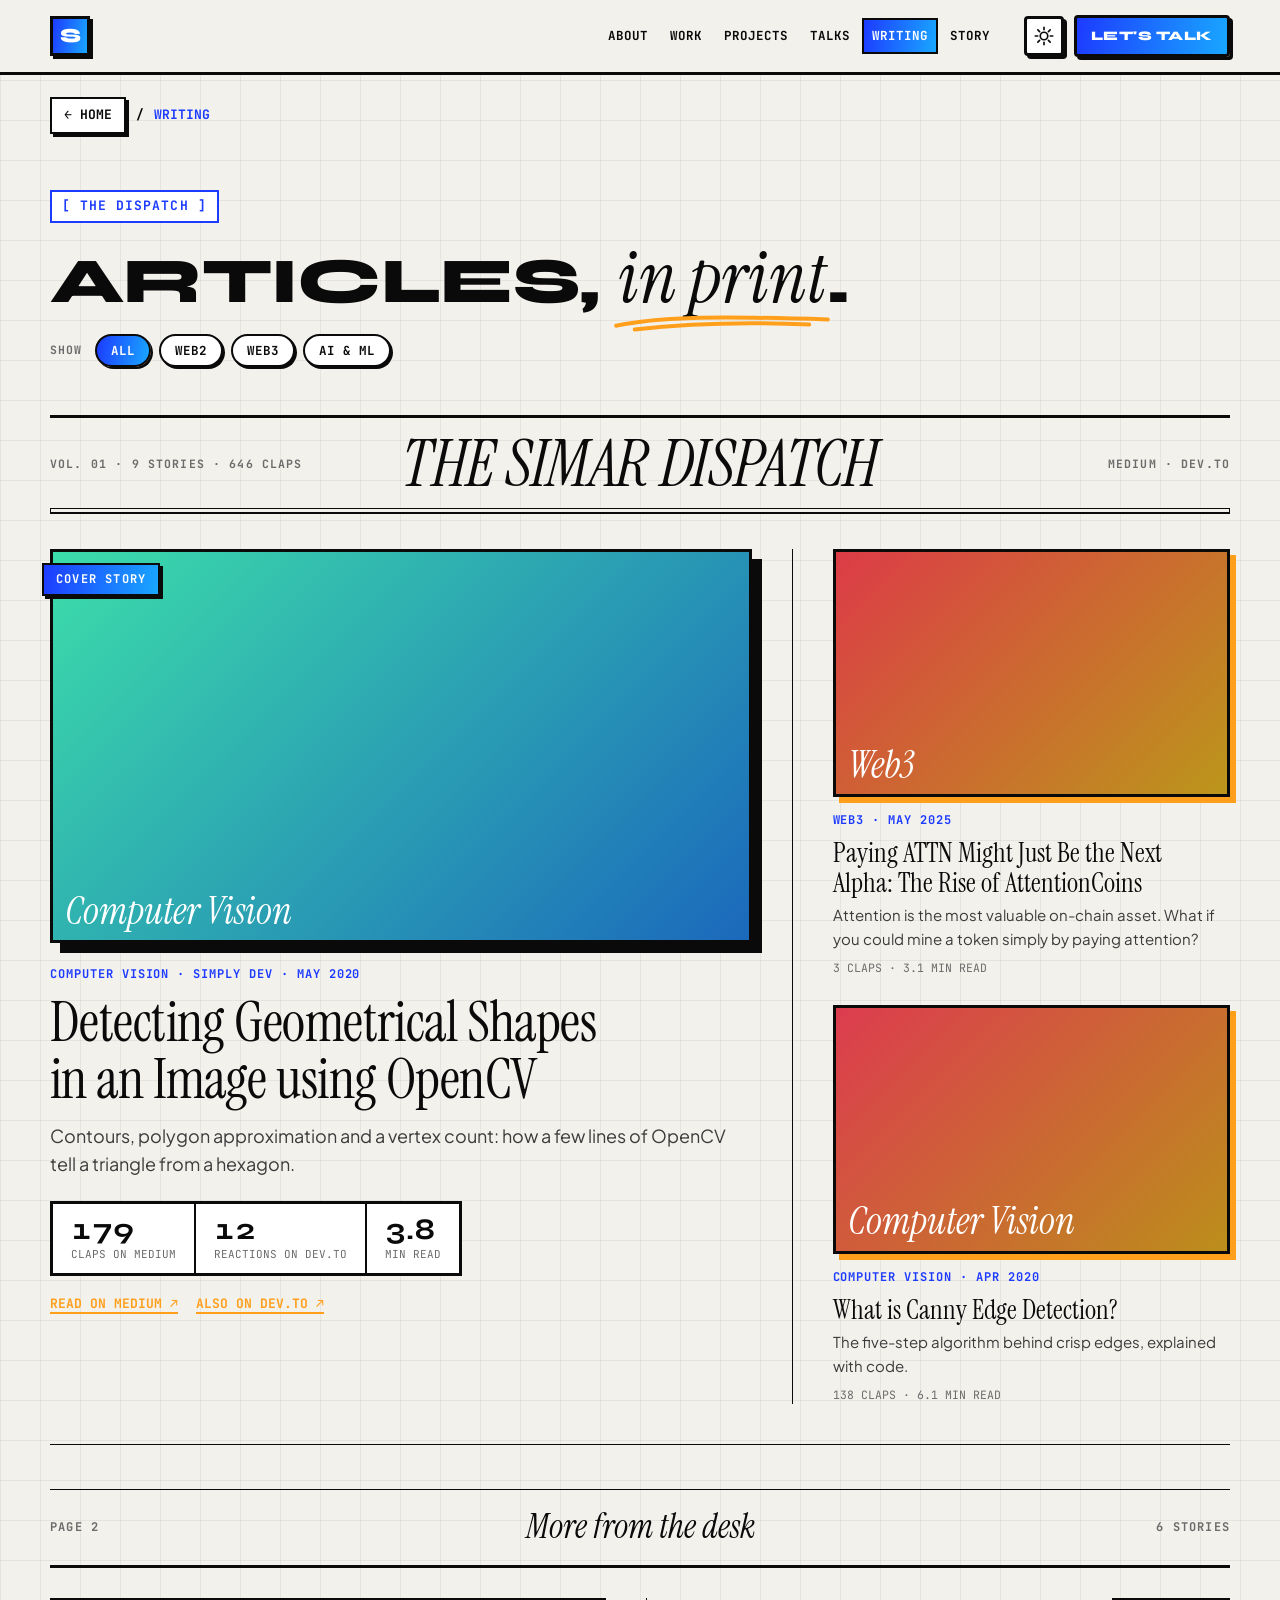
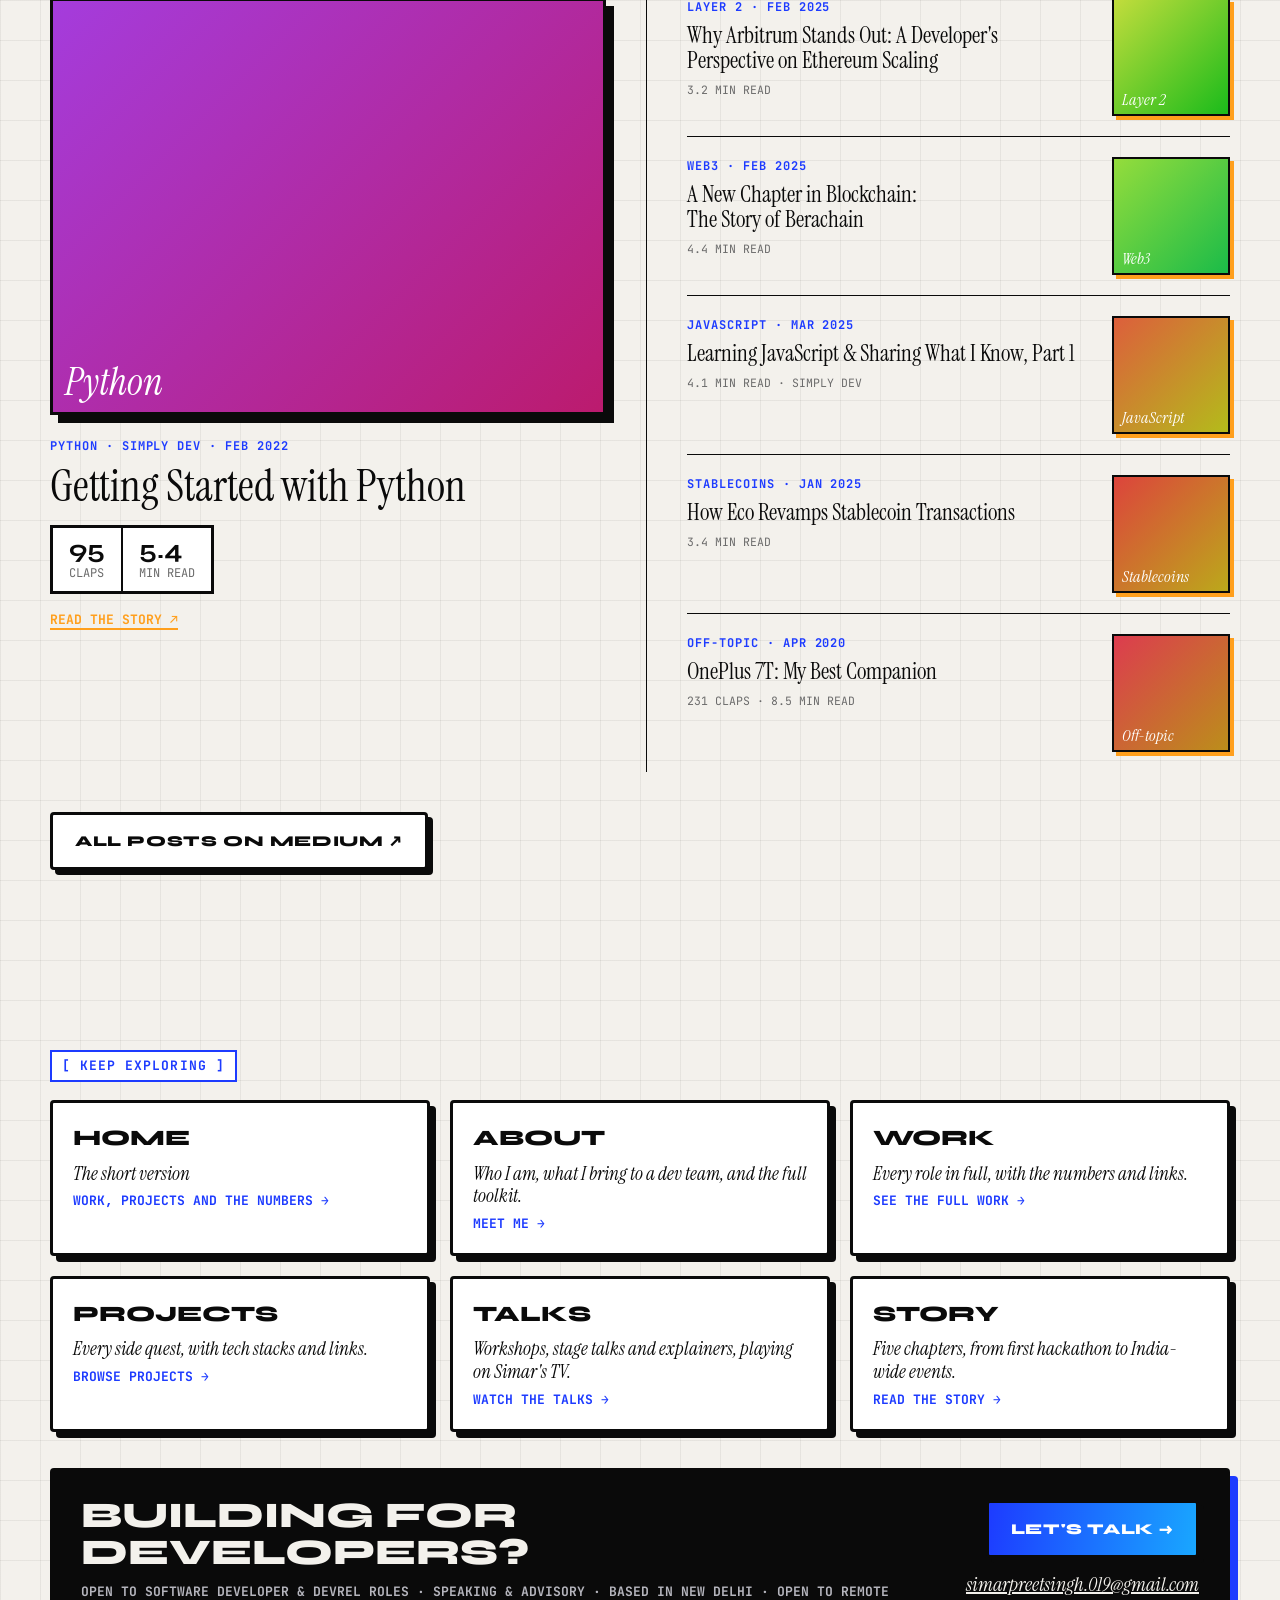
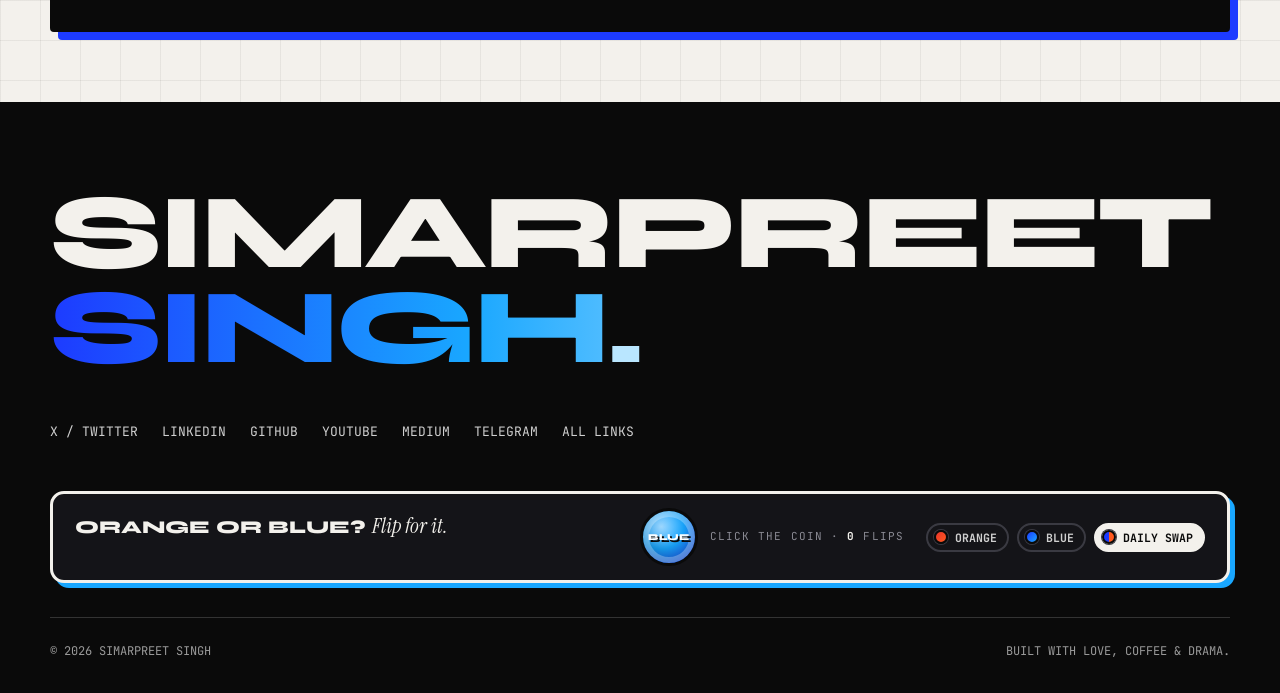
<file: writing/index.html>
<!doctype html>
<html lang="en">
<head>
  <meta charset="utf-8" />
  <base href="../" />
  <meta name="viewport" content="width=device-width, initial-scale=1" />
  <!-- SEO:START (generated by scripts/build-seo.js — edit content.js instead) -->
  <title>Writing — Articles by Simarpreet Singh</title>
  <meta name="description" content="Articles by Simarpreet Singh on computer vision, Web3, Layer 2s, Python and JavaScript, published on Medium and dev.to." />
  <meta name="keywords" content="developer advocate, developer relations, DevRel, developer evangelist, community builder, technical educator, developer experience, ecosystem lead, partnerships, GTM, hackathons, workshops, Web3, Web2, AI, Tezos, Etherlink, Sui, India, New Delhi, Web3 Punjab, Web3Panjab, Punjab" />
  <meta name="author" content="Simarpreet Singh" />
  <meta name="robots" content="index, follow, max-image-preview:large, max-snippet:-1, max-video-preview:-1" />
  <link rel="canonical" href="https://simarpreetsingh-019.github.io/writing/" />
  <link rel="alternate" type="text/markdown" title="Profile for AI assistants" href="https://simarpreetsingh-019.github.io/llms.txt" />
  <link rel="alternate" type="application/json" title="Résumé (JSON Resume)" href="https://simarpreetsingh-019.github.io/profile.json" />
  <meta property="og:type" content="website" />
  <meta property="og:site_name" content="Simarpreet Singh" />
  <meta property="og:title" content="Writing — Articles by Simarpreet Singh" />
  <meta property="og:description" content="Articles by Simarpreet Singh on computer vision, Web3, Layer 2s, Python and JavaScript, published on Medium and dev.to." />
  <meta property="og:url" content="https://simarpreetsingh-019.github.io/writing/" />
  <meta property="og:image" content="https://simarpreetsingh-019.github.io/assets/img/og-writing.jpg" />
  <meta property="og:image:type" content="image/jpeg" />
  <meta property="og:image:width" content="1200" />
  <meta property="og:image:height" content="630" />
  <meta property="og:image:alt" content="Writing — Articles by Simarpreet Singh" />
  <meta property="profile:first_name" content="Simarpreet" />
  <meta property="profile:last_name" content="Singh" />
  <meta name="twitter:card" content="summary_large_image" />
  <meta name="twitter:creator" content="@simarpreet_019" />
  <meta name="twitter:title" content="Writing — Articles by Simarpreet Singh" />
  <meta name="twitter:description" content="Articles by Simarpreet Singh on computer vision, Web3, Layer 2s, Python and JavaScript, published on Medium and dev.to." />
  <meta name="twitter:image" content="https://simarpreetsingh-019.github.io/assets/img/og-writing.jpg" />
  <script type="application/ld+json">{"@context":"https://schema.org","@graph":[{"@type":"CollectionPage","@id":"https://simarpreetsingh-019.github.io/writing/#page","url":"https://simarpreetsingh-019.github.io/writing/","name":"Writing — Articles by Simarpreet Singh","description":"Articles by Simarpreet Singh on computer vision, Web3, Layer 2s, Python and JavaScript, published on Medium and dev.to.","dateModified":"2026-11-25","inLanguage":"en","isPartOf":{"@id":"https://simarpreetsingh-019.github.io/#site"},"about":{"@id":"https://simarpreetsingh-019.github.io/#person"},"author":{"@id":"https://simarpreetsingh-019.github.io/#person"}},{"@type":"BreadcrumbList","itemListElement":[{"@type":"ListItem","position":1,"name":"Home","item":"https://simarpreetsingh-019.github.io/"},{"@type":"ListItem","position":2,"name":"Writing","item":"https://simarpreetsingh-019.github.io/writing/"}]},{"@type":"Person","@id":"https://simarpreetsingh-019.github.io/#person","name":"Simarpreet Singh","alternateName":["Simar","simarpreet_019","simarpreetsingh019"],"url":"https://simarpreetsingh-019.github.io/","image":"https://simarpreetsingh-019.github.io/assets/img/portrait.jpg","email":"mailto:simarpreetsingh.019@gmail.com","jobTitle":"Developer Advocate","hasOccupation":[{"@type":"Occupation","name":"Developer Advocate"},{"@type":"Occupation","name":"Developer Relations (DevRel) Lead"},{"@type":"Occupation","name":"Software Developer"},{"@type":"Occupation","name":"Developer Evangelist"},{"@type":"Occupation","name":"Community Builder"},{"@type":"Occupation","name":"Technical Educator"},{"@type":"Occupation","name":"Partnerships & Ecosystem Lead"},{"@type":"Occupation","name":"Go-To-Market (GTM) Lead"}],"description":"Simarpreet Singh is a developer advocate, developer relations lead, community builder and technical educator from New Delhi, India. 12K+ developers engaged, 1,000+ builders mentored, 150+ workshops. Partnerships, GTM and ecosystem growth across Web2, AI and Web3.","address":{"@type":"PostalAddress","addressLocality":"New Delhi","addressCountry":"IN"},"knowsAbout":["developer advocate","developer relations","DevRel","developer evangelist","community builder","technical educator","developer experience","ecosystem lead","partnerships","GTM","hackathons","workshops","Web3","Web2","AI","Tezos","Etherlink","Sui","India","New Delhi","Web3 Punjab","Web3Panjab","Punjab","Developer Relations","Developer onboarding","Developer experience","Workshops","Hackathons","Docs & starter kits","Live training","Certification design","POC development","Hackathon mentoring","Technical writing","Public speaking","Partnerships","Python","JavaScript","TypeScript","React","Next.js","Tailwind CSS","Zustand","Zod","Node.js","REST APIs","Supabase","Docker","Google Cloud","Cloudflare","Vercel","Web scraping","Git & GitHub","C++","Java","Cursor","Claude","v0 (Vercel)","LLM APIs","AI agent frameworks (exploring)"],"sameAs":["https://x.com/simarpreet_019","https://linkedin.com/in/simarpreetsingh019","https://github.com/simarpreetsingh-019","https://youtube.com/@simarpreet019","https://medium.com/@simarpreetsingh.019","https://t.me/simarpreet_019","https://bio.link/simarpreetsingh"],"alumniOf":{"@type":"CollegeOrUniversity","name":"Guru Tegh Bahadur Institute of Technology (GGSIP University)"}},{"@type":"WebSite","@id":"https://simarpreetsingh-019.github.io/#site","url":"https://simarpreetsingh-019.github.io/","name":"Simarpreet Singh","publisher":{"@id":"https://simarpreetsingh-019.github.io/#person"}}]}</script>
  <!-- SEO:END -->
  <meta name="referrer" content="strict-origin-when-cross-origin" />
  <meta name="theme-color" content="#F3F1EC" />
  <link rel="icon" href="assets/img/favicon.svg" type="image/svg+xml" />

  <link rel="preconnect" href="https://fonts.googleapis.com" />
  <link rel="preconnect" href="https://fonts.gstatic.com" crossorigin />
  <link href="https://fonts.googleapis.com/css2?family=Instrument+Serif:ital@0;1&family=JetBrains+Mono:wght@500;700&family=Plus+Jakarta+Sans:wght@400;500;600;700&family=Syne:wght@700;800&display=swap" rel="stylesheet" />

  <link rel="stylesheet" href="styles.css" />
  <!-- Site content (loaded early so the colour theme can be set before the page paints) -->
  <script src="content.js"></script>
  <!-- Apply light/dark + orange/blue before paint (avoids a flash) -->
  <script>
    (function () {
      var root = document.documentElement, S = window.SITE || {};
      root.classList.add("js"); // pre-rendered text (for crawlers) stays hidden until main.js draws the page
      try { var t = localStorage.getItem("theme"); if (t) root.dataset.theme = t; } catch (e) {}
      // Accent: a visitor's own pick wins; otherwise content.js decides.
      // "daily" alternates orange and blue every 24 hours (switches at local midnight).
      var pick = null;
      try { pick = localStorage.getItem("accent"); } catch (e) {}
      var mode = pick || S.accent || "orange";
      var day = Math.floor((Date.now() - new Date().getTimezoneOffset() * 60000) / 864e5);
      var accent = mode === "daily" ? (day % 2 ? "blue" : "orange") : mode;
      root.dataset.accent = accent;
      root.dataset.accentMode = mode;
    })();
  </script>
</head>
<body data-page="writing">
  <a class="skip" href="#main">Skip to content</a>

  <header class="nav" id="top">
    <div class="nav__inner">
      <a class="logo" href="#top" aria-label="Home">
        <span class="logo__mark">S</span>
        <span class="logo__word" data-fill="logo"></span>
      </a>
      <nav class="nav__links" id="navLinks" aria-label="Primary">
        <!-- built automatically from the sections below, in page order -->
      </nav>
      <div class="nav__actions">
        <button class="icon-btn" id="themeToggle" type="button" aria-label="Toggle dark mode">
          <svg class="i-sun" viewBox="0 0 24 24" aria-hidden="true"><circle cx="12" cy="12" r="4.5"/><path d="M12 1.5v3M12 19.5v3M1.5 12h3M19.5 12h3M4.6 4.6l2.1 2.1M17.3 17.3l2.1 2.1M4.6 19.4l2.1-2.1M17.3 6.7l2.1-2.1"/></svg>
          <svg class="i-moon" viewBox="0 0 24 24" aria-hidden="true"><path d="M20 14.5A8.5 8.5 0 0 1 9.5 4a8.5 8.5 0 1 0 10.5 10.5z"/></svg>
        </button>
        <a class="btn btn--hot btn--sm" href="#contact">Let's talk</a>
        <button class="icon-btn menu-btn" id="menuBtn" type="button" aria-label="Open menu" aria-expanded="false" aria-controls="navLinks">
          <svg viewBox="0 0 24 24" aria-hidden="true"><path d="M3 7h18M3 12h18M3 17h18"/></svg>
        </button>
      </div>
    </div>
  </header>

  <main id="main" class="subpage">
    <nav class="crumbs wrap" aria-label="Breadcrumb"><a href="./">← Home</a><span aria-hidden="true">/</span><span aria-current="page">Writing</span></nav>
    <section class="section" id="articles" data-section="articles"><div class="wrap pre"><h2>Articles</h2><ul><li><a href="https://medium.com/simply-dev/detecting-geometrical-shapes-in-an-image-using-opencv-bad67c40174f">Detecting Geometrical Shapes in an Image using OpenCV</a> (Computer Vision, May 2020): Contours, polygon approximation and a vertex count: how a few lines of OpenCV tell a triangle from a hexagon.</li><li><a href="https://medium.com/@simarpreetsingh.019/paying-attn-might-just-be-the-next-alpha-the-rise-of-attentioncoins-attention-is-all-you-13b6c2bbb5f0">Paying ATTN Might Just Be the Next Alpha: The Rise of AttentionCoins</a> (Web3, May 2025): Attention is the most valuable on-chain asset. What if you could mine a token simply by paying attention?</li><li><a href="https://medium.com/simply-dev/what-is-canny-edge-detection-cfefa272a8d0">What is Canny Edge Detection?</a> (Computer Vision, Apr 2020): The five-step algorithm behind crisp edges, explained with code.</li><li><a href="https://medium.com/@simarpreetsingh.019/why-arbitrum-stands-out-a-developers-perspective-on-ethereum-scaling-f9121124d073">Why Arbitrum Stands Out: A Developer's Perspective on Ethereum Scaling</a> (Layer 2, Feb 2025)</li><li><a href="https://medium.com/simply-dev/getting-started-with-python-c22347a78403">Getting Started with Python</a> (Python, Feb 2022)</li><li><a href="https://medium.com/@simarpreetsingh.019/a-new-chapter-in-blockchain-the-story-of-berachain-76768d21e40b">A New Chapter in Blockchain: The Story of Berachain</a> (Web3, Feb 2025)</li><li><a href="https://medium.com/simply-dev/learning-javascript-sharing-what-i-know-about-it-lets-see-where-it-goes-part-1-2254c369d56a">Learning JavaScript &amp; Sharing What I Know, Part 1</a> (JavaScript, Mar 2025)</li><li><a href="https://medium.com/@simarpreetsingh.019/the-revolution-of-onchain-interactions-how-eco-revamps-stablecoin-transactions-9961b73b50ba">How Eco Revamps Stablecoin Transactions</a> (Stablecoins, Jan 2025)</li><li><a href="https://medium.com/@simarpreetsingh.019/oneplus-7t-my-best-companion-660f75229f44">OnePlus 7T: My Best Companion</a> (Off-topic, Apr 2020)</li></ul></div></section>
    <section class="section section--tight pagenav">
      <div class="wrap">
        <p class="label">[ KEEP EXPLORING ]</p>
        <div class="pagenav__links">
          <a class="pagenav__link" href="./"><small>Home</small><b>The short version</b><span>Work, projects and the numbers →</span></a>
          <a class="pagenav__link" href="about/"><small>About</small><b>Who I am, what I bring to a dev team, and the full toolkit.</b><span>Meet me →</span></a>
          <a class="pagenav__link" href="work/"><small>Work</small><b>Every role in full, with the numbers and links.</b><span>See the full work →</span></a>
          <a class="pagenav__link" href="projects/"><small>Projects</small><b>Every side quest, with tech stacks and links.</b><span>Browse projects →</span></a>
          <a class="pagenav__link" href="talks/"><small>Talks</small><b>Workshops, stage talks and explainers, playing on Simar's TV.</b><span>Watch the talks →</span></a>
          <a class="pagenav__link" href="story/"><small>Story</small><b>Five chapters, from first hackathon to India-wide events.</b><span>Read the story →</span></a>
        </div>
        <div class="pagenav__cta">
          <p class="pagenav__title">Building for developers?</p>
          <p class="pagenav__text">Open to software developer &amp; DevRel roles · speaking &amp; advisory · Based in New Delhi · open to remote</p>
          <p class="pagenav__btns"><a class="btn btn--hot" href="#contact">Let's talk →</a> <a class="pagenav__mail" href="mailto:simarpreetsingh.019@gmail.com">simarpreetsingh.019@gmail.com</a></p>
        </div>
      </div>
    </section>
  </main>

  <a class="to-top" id="toTop" href="#top" aria-label="Back to top" hidden>
    <svg viewBox="0 0 24 24" aria-hidden="true"><path d="M12 19V5M5 12l7-7 7 7"/></svg>
    <span>TOP</span>
  </a>

  <footer class="footer">
    <div class="wrap footer__inner">
      <p class="footer__name" data-fill="footerName"></p>
      <ul class="footer__links" data-fill="footerLinks"></ul>
      <!-- Colour game: flip the coin to pick orange or blue -->
      <div class="vibe" role="group" aria-label="Pick the site colour">
        <div>
          <p class="vibe__title">Orange or blue? <em>Flip for it.</em></p>
          <p class="vibe__text">Simar couldn't pick a favourite colour, so the site swaps every day. Toss the coin to repaint the whole page, or just pick a side.</p>
          <p class="vibe__result" id="vibeResult" aria-live="polite"></p>
        </div>
        <div class="coin-wrap">
          <button type="button" class="coin" id="coin" aria-label="Flip the coin to pick orange or blue">
            <span class="coin__inner" id="coinInner">
              <span class="coin__face coin__face--o"><span>ORANGE<small>HEADS</small></span></span>
              <span class="coin__face coin__face--b"><span>BLUE<small>TAILS</small></span></span>
            </span>
          </button>
          <span class="coin__shadow" aria-hidden="true"></span>
          <span class="coin-hint">Click the coin · <b id="flipCount">0</b> flips</span>
        </div>
        <div class="vibe__picks">
          <span>Or pick a side</span>
          <div>
            <button type="button" data-accent-choice="orange" aria-pressed="false"><i class="sw sw--orange"></i>Orange</button>
            <button type="button" data-accent-choice="blue" aria-pressed="false"><i class="sw sw--blue"></i>Blue</button>
            <button type="button" data-accent-choice="daily" aria-pressed="false"><i class="sw sw--daily"></i>Daily swap</button>
          </div>
          <span class="vibe__stats" id="vibeStats"></span>
        </div>
      </div>

      <div class="footer__bottom">
        <span data-fill="copyright"></span>
        <span data-fill="footerLine"></span>
      </div>
    </div>
  </footer>

  <noscript><p class="wrap" style="padding:2rem 0">This site needs JavaScript to render its content. Reach me at simarpreetsingh.019@gmail.com.</p></noscript>

  <script src="main.js"></script>
</body>
</html>
</file>
<file: styles.css>
/* =========================================================
   Design tokens — tweak colors/fonts here
   ========================================================= */
:root {
  --paper: #f3f1ec;
  --card: #ffffff;
  --ink: #0a0a0a;
  --ink-soft: #3b3b3b;
  --muted: #6b6b6b;
  --grid: rgba(10, 10, 10, 0.06);
  --blue: #2a2ae6;
  --blue-deep: #1a13b8;
  --on-blue: #ffffff;
  --hot: #ff5a1f;
  --hot-2: #e8342b;
  --hot-grad: linear-gradient(100deg, var(--hot-2), var(--hot));
  --glow: rgba(255, 90, 31, 0.14);
  --tv-text: #ffb38a;
  --led-off: #4a2a22;
  --guide-cur: #22171a;
  --on-blue-sticker: #fff;
  --flow-mid: #ffe14a;
  --shadow: var(--ink);

  --f-display: "Syne", system-ui, sans-serif;
  --f-serif: "Instrument Serif", Georgia, serif;
  --f-body: "Plus Jakarta Sans", system-ui, sans-serif;
  --f-mono: "JetBrains Mono", ui-monospace, monospace;

  --b: 3px solid var(--ink);
  --r: 4px;
  --wrap: 1180px;
  color-scheme: light;
}

@media (prefers-color-scheme: dark) {
  :root:not([data-theme="light"]) {
    --paper: #0e0e10; --card: #17171b; --ink: #f3f1ec; --ink-soft: #cfcfcf; --muted: #9a9a9a;
    --grid: rgba(243, 241, 236, 0.05); --blue: #6d6dff; --blue-deep: #1a1a6e; --shadow: #4a4a56;
    color-scheme: dark;
  }
}
:root[data-theme="dark"] {
  --paper: #0e0e10; --card: #17171b; --ink: #f3f1ec; --ink-soft: #cfcfcf; --muted: #9a9a9a;
  --grid: rgba(243, 241, 236, 0.05); --blue: #6d6dff; --blue-deep: #1a1a6e; --shadow: #4a4a56;
  color-scheme: dark;
}

/* ---------- Blue accent theme (content.js → accent: "blue") ---------- */
:root[data-accent="blue"] {
  --hot: #19a7ff; --hot-2: #1d3bff;
  --blue: #ff9f1c; --blue-deep: #0b1f73;
  --glow: rgba(29, 59, 255, 0.13);
  --tv-text: #9fd8ff; --led-off: #1d2a4a; --guide-cur: #121a33;
  --on-blue-sticker: #0a0a0a;
  --flow-mid: #b9e6ff;
}
@media (prefers-color-scheme: dark) {
  :root[data-accent="blue"]:not([data-theme="light"]) { --hot-2: #4d6bff; --blue: #ffb347; --blue-deep: #0e1a52; }
}
:root[data-accent="blue"][data-theme="dark"] { --hot-2: #4d6bff; --blue: #ffb347; --blue-deep: #0e1a52; }

/* =========================================================
   Base
   ========================================================= */
*, *::before, *::after { box-sizing: border-box; }
html { scroll-behavior: smooth; scroll-padding-top: 84px; overflow-x: clip; }
body {
  margin: 0;
  font-family: var(--f-body);
  font-size: 17px;
  line-height: 1.6;
  color: var(--ink);
  background-color: var(--paper);
  background-image:
    linear-gradient(var(--grid) 1px, transparent 1px),
    linear-gradient(90deg, var(--grid) 1px, transparent 1px);
  background-size: 40px 40px;
  overflow-x: clip;
  -webkit-font-smoothing: antialiased;
}
img { max-width: 100%; display: block; }
[hidden] { display: none !important; }
a { color: inherit; }
::selection { background: var(--hot); color: #fff; }
.wrap { width: min(var(--wrap), 100% - 32px); margin-inline: auto; }
.skip { position: absolute; left: -999px; top: 8px; background: var(--ink); color: var(--paper); padding: 8px 12px; z-index: 100; }
.skip:focus { left: 8px; }
:focus-visible { outline: 3px solid var(--hot); outline-offset: 3px; }

/* Emphasis styles used in content.js: *word* and ~word~ */
.u { position: relative; white-space: nowrap; font-family: var(--f-serif); font-style: italic; font-weight: 400; letter-spacing: 0; text-transform: none; }
.u::after {
  content: ""; position: absolute; left: -2%; right: -2%; bottom: -0.12em; height: 0.28em;
  background: var(--blue);
  -webkit-mask: url("data:image/svg+xml,%3Csvg xmlns='http://www.w3.org/2000/svg' viewBox='0 0 200 16' preserveAspectRatio='none'%3E%3Cpath d='M3 11C40 4 90 3 197 6M20 14c50-5 110-6 160-4' fill='none' stroke='black' stroke-width='3.2' stroke-linecap='round'/%3E%3C/svg%3E") center / 100% 100% no-repeat;
          mask: url("data:image/svg+xml,%3Csvg xmlns='http://www.w3.org/2000/svg' viewBox='0 0 200 16' preserveAspectRatio='none'%3E%3Cpath d='M3 11C40 4 90 3 197 6M20 14c50-5 110-6 160-4' fill='none' stroke='black' stroke-width='3.2' stroke-linecap='round'/%3E%3C/svg%3E") center / 100% 100% no-repeat;
}
.hl {
  background: var(--hot-grad); color: #fff; padding: 0 0.18em; margin: 0 -0.04em;
  box-decoration-break: clone; -webkit-box-decoration-break: clone;
  box-shadow: 4px 4px 0 var(--shadow); border: 3px solid var(--ink);
  display: inline-block; transform: rotate(-1.5deg); line-height: 1.02;
}

/* =========================================================
   Buttons, labels, cards
   ========================================================= */
.btn {
  --sh: 5px;
  display: inline-flex; align-items: center; justify-content: center; gap: 0.5em;
  font-family: var(--f-display); font-weight: 800; text-transform: uppercase; letter-spacing: 0.04em;
  font-size: 15px; text-decoration: none; cursor: pointer; white-space: nowrap;
  padding: 14px 22px; border: var(--b); border-radius: var(--r);
  background: var(--card); color: var(--ink);
  box-shadow: var(--sh) var(--sh) 0 var(--shadow);
  transition: transform .12s ease, box-shadow .12s ease;
}
.btn:hover { transform: translate(-2px, -2px); box-shadow: calc(var(--sh) + 2px) calc(var(--sh) + 2px) 0 var(--shadow); }
.btn:active { transform: translate(var(--sh), var(--sh)); box-shadow: 0 0 0 var(--shadow); }
.btn--hot { background: var(--hot-grad); color: #fff; }
.btn--sm { --sh: 3px; padding: 8px 14px; font-size: 13px; }
.btn--block { width: 100%; }
.btn--ghost { background: transparent; }

.label {
  display: inline-block; margin: 0 0 18px;
  font-family: var(--f-mono); font-size: 13px; font-weight: 700; letter-spacing: 0.08em; text-transform: uppercase;
  color: var(--hot-2); border: 2px solid currentColor; padding: 4px 10px; background: var(--card);
}
.h2 {
  font-family: var(--f-display); font-weight: 800; text-transform: uppercase;
  font-size: clamp(34px, 5.4vw, 64px); line-height: 1.02; letter-spacing: -0.01em; margin: 0 0 20px;
}
.h2 .u { text-transform: none; font-size: 1.12em; }
.lead { font-size: 19px; color: var(--ink-soft); max-width: 60ch; }
.card { background: var(--card); border: var(--b); border-radius: var(--r); box-shadow: 8px 8px 0 var(--shadow); }
.tag {
  display: inline-block; font-family: var(--f-mono); font-size: 12px; font-weight: 700; text-transform: uppercase;
  padding: 3px 8px; border: 2px solid var(--ink); border-radius: 2px; background: var(--paper);
}

/* =========================================================
   Nav
   ========================================================= */
.nav { position: sticky; top: 0; z-index: 50; background: var(--paper); border-bottom: var(--b); }
.nav__inner { width: min(var(--wrap), 100% - 32px); margin-inline: auto; display: flex; align-items: center; gap: 24px; height: 72px; }
.logo { display: flex; align-items: center; gap: 10px; text-decoration: none; }
.logo__mark {
  width: 40px; height: 40px; display: grid; place-items: center; border: var(--b); background: var(--hot-grad); color: #fff;
  font-family: var(--f-display); font-weight: 800; font-size: 20px; box-shadow: 3px 3px 0 var(--shadow);
}
.logo__word { font-family: var(--f-display); font-weight: 800; font-size: 20px; text-transform: uppercase; letter-spacing: -0.01em; }
.logo__word b { color: var(--hot-2); font-weight: 800; }
.nav__links { display: flex; gap: 2px; margin-left: auto; }
@media (max-width: 1480px) { .logo__word { display: none; } }
.nav__links a {
  font-family: var(--f-mono); font-size: 12.5px; font-weight: 700; text-transform: uppercase; text-decoration: none;
  padding: 6px 8px; border: 2px solid transparent; white-space: nowrap;
}
.nav__links a:hover { border-color: var(--ink); background: var(--card); }
.nav__actions { display: flex; align-items: center; gap: 10px; }
.icon-btn {
  width: 40px; height: 40px; display: grid; place-items: center; cursor: pointer;
  background: var(--card); color: var(--ink); border: var(--b); border-radius: var(--r); box-shadow: 3px 3px 0 var(--shadow);
}
.icon-btn svg { width: 20px; height: 20px; fill: none; stroke: currentColor; stroke-width: 2; stroke-linecap: round; }
.i-moon { display: none; }
:root[data-theme="dark"] .i-sun { display: none; }
:root[data-theme="dark"] .i-moon { display: block; }
@media (prefers-color-scheme: dark) {
  :root:not([data-theme="light"]) .i-sun { display: none; }
  :root:not([data-theme="light"]) .i-moon { display: block; }
}
.menu-btn { display: none; }

/* =========================================================
   Hero
   ========================================================= */
.hero { padding: 26px 0 40px; position: relative; }
.hero::before {
  content: ""; position: absolute; inset: 0; pointer-events: none; z-index: -1;
  background: radial-gradient(40% 50% at 30% 40%, var(--glow), transparent 70%),
              radial-gradient(35% 45% at 80% 30%, rgba(42, 42, 230, 0.10), transparent 70%);
}
.hero__grid { display: grid; grid-template-columns: minmax(0, 1.12fr) minmax(0, 1fr); gap: 48px; align-items: center; }
.status {
  display: inline-flex; align-items: center; gap: 10px; margin: 0 0 18px;
  background: var(--ink); color: var(--paper); padding: 8px 14px;
  font-family: var(--f-mono); font-size: 12.5px; font-weight: 700; letter-spacing: 0.06em; text-transform: uppercase;
  box-shadow: 4px 4px 0 var(--hot);
}
.status__dot { width: 10px; height: 10px; background: var(--hot); animation: blink 1.2s steps(2) infinite; }
@keyframes blink { 50% { opacity: 0; } }
.hero__title {
  font-family: var(--f-display); font-weight: 800; text-transform: uppercase;
  font-size: clamp(34px, 5.8vw, 88px); line-height: 0.98; letter-spacing: -0.02em; margin: 0 0 22px; max-width: 100%;
}
.hero__title .line { display: block; white-space: nowrap; width: max-content; max-width: none; }
.hero__copy { min-width: 0; }
.hero__title .u { font-size: 1.28em; text-transform: none; }
.hero__title .hl { margin-top: 0.1em; }
.hero__intro { font-size: clamp(17px, 1.6vw, 20px); line-height: 1.55; color: var(--ink-soft); max-width: 54ch; margin: 0 0 24px; }
.hero__ctas { display: flex; flex-wrap: wrap; gap: 14px; }

.hero__media { position: relative; justify-self: center; width: min(540px, 100%); }
.portrait {
  margin: 0; border: var(--b); background: var(--card); padding: 12px 12px 44px;
  box-shadow: 12px 12px 0 var(--shadow); rotate: 2deg;
  transform: perspective(900px) rotateY(calc(var(--mx, 0) * 5deg)) rotateX(calc(var(--my, 0) * -5deg));
}
.portrait img { width: 100%; height: auto; aspect-ratio: 4 / 5; object-fit: cover; border: 2px solid var(--ink); }
.portrait::after {
  content: "hi, i'm simar ✦"; position: absolute; left: 0; right: 0; bottom: 8px; text-align: center;
  font-family: var(--f-serif); font-style: italic; font-size: 24px; color: var(--ink);
}
.stickers { position: absolute; inset: 0; pointer-events: none; }
/* Stickers float with the cursor over the photo, spread out on hover, and pop when pointed at */
.sticker {
  position: absolute; z-index: 2; pointer-events: auto; cursor: default; user-select: none;
  font-family: var(--f-mono); font-size: 12px; font-weight: 700; text-transform: uppercase;
  padding: 7px 10px; border: 2px solid var(--ink); background: var(--card); color: var(--ink);
  box-shadow: 3px 3px 0 var(--shadow); white-space: nowrap;
  --ox: 0px; --oy: 0px; --d: 10px;
  translate: calc(var(--ox) + var(--mx, 0) * var(--d)) calc(var(--oy) + var(--my, 0) * var(--d));
  transition: translate .35s cubic-bezier(.2,.9,.3,1.4), rotate .3s ease, scale .25s cubic-bezier(.2,.9,.3,1.6), box-shadow .2s ease;
}
.sticker:nth-child(1) { top: 9%; left: -7%; rotate: -6deg; background: #ffe14a; color: #0a0a0a; --d: 14px; }
.sticker:nth-child(2) { top: 46%; right: -14%; rotate: 5deg; background: var(--blue); color: var(--on-blue-sticker); --d: 22px; }
.sticker:nth-child(3) { bottom: 16%; left: -10%; rotate: -3deg; --d: 18px; }
.hero__media:hover .sticker:nth-child(1) { --ox: -14px; --oy: -10px; }
.hero__media:hover .sticker:nth-child(2) { --ox: 16px; --oy: 4px; }
.hero__media:hover .sticker:nth-child(3) { --ox: -14px; --oy: 10px; }
.sticker:hover, .sticker:active { z-index: 3; rotate: 0deg; scale: 1.12; box-shadow: 6px 6px 0 var(--shadow); }
.portrait { transition: transform .4s ease, box-shadow .3s ease; }
.hero__media:hover .portrait { box-shadow: 16px 16px 0 var(--shadow); }
.sparkle { position: absolute; fill: var(--blue); }
.sparkle--hero { width: 70px; top: -34px; right: -24px; translate: calc(var(--mx, 0) * -16px) calc(var(--my, 0) * -16px); transition: translate .4s ease, rotate .6s ease; }
.hero__media:hover .sparkle--hero { rotate: 45deg; }
@media (prefers-reduced-motion: reduce) {
  .sticker, .sparkle--hero, .portrait { transition: none; translate: none; }
}

.stats { list-style: none; padding: 0; margin: 64px 0 0; display: grid; grid-template-columns: repeat(6, 1fr); border: var(--b); background: var(--card); box-shadow: 8px 8px 0 var(--shadow); }
.stats li { padding: 20px 18px; border-right: 2px solid var(--ink); }
.stats li:last-child { border-right: 0; }
.stats strong { display: block; font-family: var(--f-display); font-size: clamp(28px, 3vw, 40px); line-height: 1; background: var(--hot-grad); -webkit-background-clip: text; background-clip: text; color: transparent; }
.stats span { display: block; margin-top: 8px; font-family: var(--f-mono); font-size: 11.5px; text-transform: uppercase; color: var(--muted); line-height: 1.35; }

/* =========================================================
   Marquee
   ========================================================= */
.marquee-wrap { overflow: hidden; padding: 20px 0; margin-top: 36px; }
.marquee { background: var(--ink); color: var(--paper); border-block: var(--b); overflow: hidden; transform: rotate(-1.2deg) scale(1.02); }
.marquee__track { display: flex; width: max-content; animation: marquee 38s linear infinite; }
.marquee__track span { font-family: var(--f-display); font-weight: 800; font-size: 26px; text-transform: uppercase; padding: 14px 22px; white-space: nowrap; }
.marquee__track span::after { content: "✦"; color: var(--hot); margin-left: 44px; }
@keyframes marquee { to { transform: translateX(-50%); } }

/* =========================================================
   Sections
   ========================================================= */
.section { padding: 110px 0; position: relative; }
.section__head { margin-bottom: 48px; }
.section--blue { background: var(--blue-deep); color: var(--on-blue); border-block: var(--b); }
.section--ink { background: #0a0a0a; color: #f3f1ec; border-block: var(--b); }
.section--ink .lead { color: #cfcfcf; }

/* About */
.about { display: grid; grid-template-columns: 1.4fr 1fr; gap: 64px; align-items: start; }
.about p { font-size: 18px; color: var(--ink-soft); }
.polaroid { max-width: 300px; justify-self: center; margin: 0; background: var(--card); border: var(--b); padding: 12px 12px 18px; box-shadow: 10px 10px 0 var(--blue); transform: rotate(-2.5deg); }
.polaroid img { border: 2px solid var(--ink); aspect-ratio: 4/5; object-fit: cover; width: 100%; }
.polaroid figcaption { font-family: var(--f-serif); font-style: italic; font-size: 20px; text-align: center; margin-top: 10px; }

/* Experience */
.jobs { display: grid; gap: 28px; }
.job { display: grid; grid-template-columns: 300px 1fr; gap: 36px; padding: 32px; }
.job__num { font-family: var(--f-mono); font-weight: 700; font-size: 26px; color: var(--hot-2); }
.job__co { font-family: var(--f-display); font-weight: 800; font-size: 26px; text-transform: uppercase; line-height: 1.08; margin: 10px 0 6px; }
.job__co a { text-decoration: none; }
.job__co a:hover { text-decoration: underline; text-decoration-thickness: 3px; }
.job__role { font-family: var(--f-mono); font-weight: 700; font-size: 13px; text-transform: uppercase; color: var(--hot-2); margin: 0 0 14px; }
.job__meta { font-size: 14px; color: var(--muted); margin: 0; }
.job ul { margin: 0 0 18px; padding: 0; list-style: none; display: grid; gap: 10px; }
.job li { padding-left: 26px; position: relative; color: var(--ink-soft); }
.job li::before { content: "→"; position: absolute; left: 0; font-weight: 700; color: var(--ink); }
.tags { display: flex; flex-wrap: wrap; gap: 8px; }
.job--current { background: #0a0a0a; color: #f3f1ec; box-shadow: 8px 8px 0 var(--hot-2); }
:root[data-theme="dark"] .job--current { border-color: var(--hot-2); }
.job--current li, .job--current .job__meta { color: #cfcfcf; }
.job--current li::before { color: var(--hot); }
.job--current .tag { background: transparent; color: #f3f1ec; border-color: #f3f1ec; }
.now-pill { display: inline-block; margin-left: 8px; font-family: var(--f-mono); font-size: 11px; font-weight: 700; padding: 2px 8px; background: var(--hot); color: #fff; vertical-align: middle; }

/* Lore */
.lore-title {
  font-family: var(--f-serif); font-weight: 400; font-style: italic; font-size: clamp(90px, 14vw, 180px);
  line-height: 0.8; margin: 0 0 56px; position: relative; display: inline-block;
}
.lore-title::after { content: ""; position: absolute; left: 0; right: 0; bottom: -10px; height: 4px; background: var(--on-blue); border-radius: 4px; }
.lore-title .sparkle { fill: var(--on-blue); width: 60px; top: -10px; right: -64px; }
.section--blue .label { background: transparent; color: var(--on-blue); }
.lore { list-style: none; margin: 0; padding: 0; position: relative; display: grid; gap: 36px; }
.lore::before { content: ""; position: absolute; left: 88px; top: 10px; bottom: 10px; width: 3px; background: rgba(255,255,255,.35); border-radius: 3px; }
.lore__row { display: grid; grid-template-columns: 176px minmax(0, 1fr); gap: 24px; align-items: start; }
.lore__yr {
  position: relative; z-index: 1; justify-self: start; font-family: var(--f-serif); font-style: italic; font-size: 56px; line-height: 1;
  color: var(--on-blue); background: var(--blue-deep); padding: 4px 10px 8px 0;
}
.lore__cards { display: grid; grid-template-columns: repeat(auto-fill, minmax(min(100%, 250px), 1fr)); gap: 22px; align-items: start; }
.lore__item {
  display: block; text-decoration: none; background: #fff; color: #0a0a0a; border: 3px solid #0a0a0a; border-radius: 18px; padding: 20px 22px;
  box-shadow: 6px 6px 0 #0a0a0a; transition: transform .15s ease, box-shadow .15s ease;
}
.lore__item:nth-child(odd) { transform: rotate(-0.8deg); }
.lore__item:nth-child(even) { transform: rotate(0.8deg); }
a.lore__item:hover { transform: rotate(0) translate(-3px, -3px); box-shadow: 9px 9px 0 var(--hot); }
.lore__when { display: inline-block; font-family: var(--f-mono); font-size: 11.5px; font-weight: 700; letter-spacing: .06em; text-transform: uppercase; background: #ffe14a; border: 2px solid #0a0a0a; padding: 2px 8px; margin-bottom: 8px; }
.lore__item h3 { font-family: var(--f-display); font-size: 18px; text-transform: uppercase; margin: 0 0 8px; line-height: 1.15; }
.lore__item p { margin: 0; font-size: 15px; color: #3b3b3b; }
.lore__links { display: flex; flex-wrap: wrap; gap: 4px 16px; }
.lore__go { display: inline-block; margin-top: 10px; font-family: var(--f-mono); font-size: 12px; font-weight: 700; color: #1a13b8; }
@media (max-width: 700px) {
  .lore::before { left: 6px; }
  .lore__row { grid-template-columns: 1fr; gap: 12px; }
  .lore__yr { font-size: 44px; padding-left: 22px; }
}

/* Projects */
.projects { display: grid; grid-template-columns: repeat(2, 1fr); gap: 26px; }
.project { display: flex; flex-direction: column; padding: 26px; text-decoration: none; transition: transform .15s ease, box-shadow .15s ease; }
.project:hover { transform: translate(-4px, -4px); box-shadow: 12px 12px 0 var(--hot-2); }
.project__kind { align-self: flex-start; }
.project h3 { font-family: var(--f-display); font-size: 22px; text-transform: uppercase; line-height: 1.1; margin: 18px 0 10px; }
.project p { margin: 0 0 20px; color: var(--ink-soft); font-size: 15.5px; flex: 1; }
.project__go { font-family: var(--f-mono); font-size: 13px; font-weight: 700; text-transform: uppercase; }
.more { margin-top: 40px; }

/* Articles — magazine collage */
.mag { --rule: 3px solid var(--ink); }
.mag__masthead {
  display: grid; grid-template-columns: 1fr auto 1fr; align-items: center; gap: 16px;
  border-top: var(--rule); border-bottom: 1px solid var(--ink); box-shadow: 0 4px 0 -1px var(--paper), 0 5px 0 0 var(--ink);
  padding: 14px 0 12px; margin-bottom: 40px;
  font-family: var(--f-mono); font-size: 11.5px; font-weight: 700; letter-spacing: .1em; color: var(--muted);
}
.mag__masthead span:last-child { text-align: right; }
.mag__masthead b { font-family: var(--f-serif); font-weight: 400; font-style: italic; font-size: clamp(30px, 5vw, 64px); letter-spacing: -0.01em; line-height: 1; color: var(--ink); text-align: center; }
.mag__top { display: grid; grid-template-columns: minmax(0, 1.6fr) minmax(0, 1fr); gap: 40px; padding-bottom: 40px; border-bottom: 1px solid var(--ink); }
.mag__side { display: grid; gap: 28px; align-content: start; border-left: 1px solid var(--ink); padding-left: 40px; }

.mag__img { position: relative; display: block; overflow: hidden; aspect-ratio: 16 / 10; max-width: 100%; border: 3px solid var(--ink); background: linear-gradient(135deg, hsl(var(--h) 70% 55%), hsl(calc(var(--h) + 50) 75% 42%)); }
.mag__img img { width: 100%; height: 100%; object-fit: cover; filter: grayscale(1) contrast(1.08); transition: transform .5s ease, filter .3s; }
/* one shared tint so covers from different sources look like one magazine; hover shows the original */
.mag__img::after { content: ""; position: absolute; inset: 0; background: var(--hot); mix-blend-mode: color; opacity: .62; pointer-events: none; transition: opacity .3s ease; }
.mag__img.noimg::after { display: none; }
.mag__imgfb { display: none; }
.mag__img.noimg .mag__imgfb { display: block; position: absolute; left: 12px; bottom: 10px; right: 12px; font-family: var(--f-serif); font-style: italic; font-weight: 400; font-size: clamp(22px, 3vw, 40px); line-height: 1; color: #fff; }
a:hover .mag__img img { transform: scale(1.04); filter: none; }
a:hover .mag__img::after { opacity: 0; }

.mag__cover { min-width: 0; }
.mag__coverimg { position: relative; display: block; box-shadow: 10px 10px 0 var(--shadow); }
.mag__coverimg .mag__img { aspect-ratio: 16 / 9; }
.mag__tag { position: absolute; top: 14px; left: -8px; background: var(--hot-grad); color: #fff; font-family: var(--f-mono); font-size: 12px; font-weight: 700; letter-spacing: .1em; padding: 5px 12px; border: 2px solid #0a0a0a; box-shadow: 3px 3px 0 #0a0a0a; }
.mag__kicker { display: block; margin: 22px 0 8px; font-family: var(--f-mono); font-size: 12px; font-weight: 700; letter-spacing: .08em; text-transform: uppercase; color: var(--hot-2); }
.mag__h1 { font-family: var(--f-serif); font-weight: 400; font-size: clamp(34px, 4.4vw, 58px); line-height: 1.02; letter-spacing: -0.01em; margin: 0 0 14px; text-wrap: balance; }
.mag__h1 a { text-decoration: none; background: linear-gradient(var(--blue), var(--blue)) 0 100% / 0 3px no-repeat; transition: background-size .3s ease; }
.mag__h1 a:hover { background-size: 100% 3px; }
.mag__dek { font-size: 18px; color: var(--ink-soft); margin: 0 0 22px; max-width: 58ch; }
.mag__dek--sm { display: block; font-size: 15px; margin: 6px 0 8px; }
.mag__bigstats { display: flex; flex-wrap: wrap; border: 3px solid var(--ink); background: var(--card); width: fit-content; max-width: 100%; }
.mag__bigstats span { display: grid; padding: 10px 18px; border-right: 2px solid var(--ink); font-family: var(--f-mono); font-size: 11px; text-transform: uppercase; color: var(--muted); }
.mag__bigstats span:last-child { border-right: 0; }
.mag__bigstats strong { font-family: var(--f-display); font-size: 30px; line-height: 1.05; color: var(--ink); font-variant-numeric: tabular-nums; }
.mag__links { display: flex; flex-wrap: wrap; gap: 18px; margin: 18px 0 0; font-family: var(--f-mono); font-size: 13px; font-weight: 700; text-transform: uppercase; }
.mag__links a { color: var(--blue); text-decoration-thickness: 2px; text-underline-offset: 4px; }

.mag__feature { display: grid; gap: 0; text-decoration: none; min-width: 0; }
.mag__feature .mag__img { box-shadow: 6px 6px 0 var(--blue); }
.mag__feature .mag__kicker { margin-top: 14px; }
.mag__body { display: block; min-width: 0; }
.mag__h2 { display: block; font-family: var(--f-serif); font-size: 27px; line-height: 1.08; text-wrap: balance; }
.mag__feature:hover .mag__h2, .mag__clip:hover .mag__h3 { text-decoration: underline; text-decoration-thickness: 2px; text-underline-offset: 4px; }
.mag__stats { display: block; margin-top: 8px; font-family: var(--f-mono); font-size: 11.5px; text-transform: uppercase; color: var(--muted); font-variant-numeric: tabular-nums; }

.mag__grid { display: grid; grid-template-columns: repeat(3, minmax(0, 1fr)); gap: 40px 36px; padding-top: 40px; }
.mag__clip { position: relative; display: block; text-decoration: none; min-width: 0; background: var(--card); border: 2px solid var(--ink); padding: 12px 12px 16px; box-shadow: 5px 5px 0 var(--shadow); transition: transform .15s ease, box-shadow .15s ease; }
.mag__clip.r0 { transform: rotate(-0.8deg); }
.mag__clip.r1 { transform: rotate(0.6deg) translateY(10px); }
.mag__clip.r2 { transform: rotate(-0.4deg); }
.mag__clip:hover { transform: rotate(0) translate(-3px, -3px); box-shadow: 9px 9px 0 var(--hot-2); }
.mag__clip::before { content: ""; position: absolute; z-index: 2; top: -12px; left: 50%; width: 86px; height: 24px; margin-left: -43px; background: rgba(255, 225, 74, .75); transform: rotate(-3deg); border: 1px solid rgba(0,0,0,.08); }
.mag__clip .mag__img { border-width: 2px; }
.mag__clip .mag__kicker { margin: 14px 0 6px; }
.mag__h3 { display: block; font-family: var(--f-serif); font-size: 23px; line-height: 1.1; text-wrap: balance; }

@media (max-width: 900px) {
  .mag__top { grid-template-columns: 1fr; }
  .mag__side { border-left: 0; padding-left: 0; grid-template-columns: repeat(2, minmax(0, 1fr)); border-top: 1px solid var(--ink); padding-top: 28px; }
  .mag__grid { grid-template-columns: repeat(2, minmax(0, 1fr)); }
}
@media (max-width: 600px) {
  .mag__masthead { grid-template-columns: 1fr; text-align: center; gap: 6px; }
  .mag__masthead span:last-child { text-align: center; }
  .mag__side, .mag__grid { grid-template-columns: 1fr; }
  .mag__clip.r1 { transform: rotate(0.6deg); }
  .mag__bigstats { display: grid; grid-template-columns: repeat(3, minmax(0, 1fr)); width: 100%; }
  .mag__bigstats strong { font-size: 24px; }
  .mag__bigstats span { padding: 8px 12px; }
}

/* Videos — "Simar TV" */
.section--ink .label { background: transparent; color: var(--hot); }
.section--ink .btn { background: #f3f1ec; color: #0a0a0a; border-color: #f3f1ec; box-shadow: 5px 5px 0 var(--hot-2); }
.videos__head { display: flex; flex-wrap: wrap; align-items: flex-end; justify-content: space-between; gap: 24px; margin-bottom: 48px; }
.videos__head .section__head { margin: 0; max-width: 640px; }
.studio { display: grid; grid-template-columns: minmax(0, 1.55fr) minmax(0, 1fr); gap: 36px; align-items: start; }

.tv { position: relative; background: #1c1c21; border: 3px solid #f3f1ec; border-radius: 26px; padding: 18px 18px 14px; box-shadow: 12px 12px 0 var(--hot-2); }
.tv__screen {
  position: relative; aspect-ratio: 16 / 9; max-width: 100%; border-radius: 16px; overflow: hidden; background: #000;
  border: 3px solid #000; box-shadow: inset 0 0 0 2px #2c2c33;
}
.tv__screen iframe { position: absolute; inset: 0; width: 100%; height: 100%; border: 0; }
.tv__cover { position: absolute; inset: 0; width: 100%; height: 100%; padding: 0; border: 0; cursor: pointer; background: repeating-linear-gradient(90deg, #ffe14a 0 14.28%, #6d6dff 0 28.57%, #ff5a1f 0 42.85%, #2ecc71 0 57.14%, #f3f1ec 0 71.42%, #e8342b 0 85.71%, #1a13b8 0 100%); color: #fff; text-align: left; font: inherit; }
.tv__thumb { position: absolute; inset: 0; width: 100%; height: 100%; object-fit: cover; filter: saturate(1.1) contrast(1.05); transition: transform .5s ease; }
.tv__cover:hover .tv__thumb { transform: scale(1.03); }
.tv__fallback { display: none; }
.tv__cover.noimg .tv__fallback { display: block; position: absolute; left: 6%; right: 6%; top: 12%; font-family: var(--f-display); font-weight: 800; font-size: clamp(18px, 2.6vw, 30px); line-height: 1.05; text-transform: uppercase; color: #0a0a0a; background: #f3f1ec; border: 3px solid #0a0a0a; padding: 10px 14px; box-shadow: 5px 5px 0 #0a0a0a; }
.tv__scan { position: absolute; inset: 0; pointer-events: none; background: repeating-linear-gradient(0deg, rgba(0,0,0,.18) 0 1px, transparent 1px 3px), radial-gradient(120% 90% at 50% 50%, transparent 55%, rgba(0,0,0,.55)); mix-blend-mode: multiply; }
.tv__bigplay { position: absolute; left: 50%; top: 50%; width: 84px; height: 84px; margin: -42px 0 0 -42px; border-radius: 50%; background: var(--hot-grad); border: 3px solid #0a0a0a; box-shadow: 4px 4px 0 #0a0a0a; transition: transform .15s ease; }
.tv__bigplay::before { content: ""; position: absolute; left: 32px; top: 24px; border-left: 26px solid #fff; border-block: 16px solid transparent; }
.tv__cover:hover .tv__bigplay { transform: scale(1.08); }
.tv__cover.noimg .tv__bigplay { top: 64%; }
.tv__osd { position: absolute; left: 0; right: 0; bottom: 0; padding: 26px 16px 12px; background: linear-gradient(transparent, rgba(0,0,0,.85)); display: grid; gap: 2px; font-family: var(--f-mono); font-size: 12px; text-transform: uppercase; color: #cfcfcf; }
.tv__osd b { font-family: var(--f-body); text-transform: none; font-size: 16px; color: #fff; line-height: 1.3; }
.tv__note { position: absolute; left: 12px; right: 12px; top: 12px; margin: 0; padding: 8px 12px; background: #0a0a0a; color: #f3f1ec; border: 2px solid #f3f1ec; font-size: 14px; }
.tv__note a { color: var(--hot); }

.tv__panel { display: flex; flex-wrap: wrap; align-items: center; justify-content: space-between; gap: 12px; margin-top: 14px; }
.tv__display { display: flex; align-items: center; gap: 10px; min-width: 0; flex: 1 1 220px; font-family: var(--f-mono); font-size: 12.5px; font-weight: 700; text-transform: uppercase; color: var(--tv-text); background: #0a0a0a; border: 2px solid #3a3a42; border-radius: 6px; padding: 8px 12px; letter-spacing: .06em; }
.tv__display #tvChan { overflow: hidden; text-overflow: ellipsis; white-space: nowrap; }
.tv__now { margin-left: auto; color: #8a8a93; }
.tv__led { width: 9px; height: 9px; border-radius: 50%; background: var(--led-off); flex: none; }
.tv__led.on { background: var(--hot); box-shadow: 0 0 10px var(--hot); }
.tv__keys { display: flex; gap: 8px; }
.tv__key { min-width: 46px; height: 40px; padding: 0 10px; cursor: pointer; font-family: var(--f-mono); font-weight: 700; font-size: 13px; color: #f3f1ec; background: #2a2a31; border: 2px solid #f3f1ec; border-radius: 8px; box-shadow: 0 4px 0 #f3f1ec; transition: transform .08s, box-shadow .08s; }
.tv__key:hover { background: #34343c; }
.tv__key:active { transform: translateY(4px); box-shadow: 0 0 0 #f3f1ec; }
.tv__key--play { background: var(--hot-grad); color: #fff; }
.tv__legs { position: absolute; left: 12%; right: 12%; bottom: -22px; display: flex; justify-content: space-between; pointer-events: none; }
.tv__legs span { width: 16px; height: 20px; background: #f3f1ec; border-radius: 0 0 4px 4px; }
.tv__legs span:first-child { transform: skewX(18deg); }
.tv__legs span:last-child { transform: skewX(-18deg); }

/* channel-change static: the one orchestrated moment */
.tv.zap .tv__screen::after {
  content: ""; position: absolute; inset: 0; z-index: 3; pointer-events: none;
  background:
    repeating-linear-gradient(0deg, rgba(255,255,255,.9) 0 1px, rgba(0,0,0,.9) 1px 2px, rgba(160,160,160,.8) 2px 3px),
    repeating-linear-gradient(90deg, rgba(0,0,0,.4) 0 3px, transparent 3px 7px);
  animation: zap .38s steps(6) forwards;
}
@keyframes zap {
  0% { opacity: 1; background-position: 0 0, 0 0; }
  50% { opacity: 1; background-position: 0 -40px, 23px 0; }
  100% { opacity: 0; background-position: 0 -90px, 51px 0; }
}

.guide { background: #141418; border: 3px solid #f3f1ec; border-radius: 6px; box-shadow: 8px 8px 0 #2a2ae6; display: flex; flex-direction: column; max-height: 640px; min-width: 0; }
.guide__head { display: flex; justify-content: space-between; align-items: center; gap: 12px; padding: 12px 16px; border-bottom: 2px solid #3a3a42; font-family: var(--f-mono); font-size: 12px; font-weight: 700; letter-spacing: .08em; color: #f3f1ec; }
.guide__head a { color: var(--hot); text-decoration: none; }
.guide__head a:hover { text-decoration: underline; }
.guide__tabs { display: flex; gap: 6px; padding: 12px 12px 0; overflow-x: auto; }
.guide__tab { flex: none; display: grid; gap: 2px; text-align: left; cursor: pointer; padding: 8px 12px; font: 700 14px var(--f-body); color: #cfcfcf; background: transparent; border: 2px solid #3a3a42; border-radius: 6px; }
.guide__tab:hover { border-color: #f3f1ec; color: #fff; }
.guide__tab[aria-selected="true"] { background: #f3f1ec; color: #0a0a0a; border-color: #f3f1ec; box-shadow: 3px 3px 0 var(--hot-2); }
.guide__num { font-family: var(--f-mono); font-size: 10.5px; letter-spacing: .08em; color: var(--hot); }
.guide__blurb { margin: 12px 16px 6px; font-family: var(--f-serif); font-style: italic; font-size: 19px; color: #f3f1ec; line-height: 1.3; }
.guide__list { list-style: none; margin: 0; padding: 6px 8px 10px; overflow-y: auto; display: grid; gap: 4px; min-height: 0; }
.guide__list button { width: 100%; display: grid; grid-template-columns: 112px minmax(0, 1fr); gap: 12px; align-items: center; padding: 8px; cursor: pointer; text-align: left; color: #f3f1ec; background: transparent; border: 2px solid transparent; border-radius: 6px; font: inherit; }
.guide__list button:hover { background: #1f1f25; border-color: #3a3a42; }
.guide__list button[aria-current="true"] { border-color: var(--hot); background: var(--guide-cur); }
.guide__thumb { position: relative; aspect-ratio: 16/9; border-radius: 4px; overflow: hidden; border: 2px solid #0a0a0a; background: linear-gradient(135deg, var(--hot-2), var(--hot)); }
.guide__thumb img { width: 100%; height: 100%; object-fit: cover; }
.guide__list button[aria-current="true"] .guide__thumb::after { content: "NOW"; position: absolute; left: 4px; top: 4px; font: 700 10px var(--f-mono); background: var(--hot); color: #fff; padding: 1px 5px; }
.guide__txt { display: grid; gap: 3px; min-width: 0; }
.guide__txt b { font-size: 14.5px; line-height: 1.3; font-weight: 600; }
.guide__txt small { font-family: var(--f-mono); font-size: 11px; text-transform: uppercase; color: #8a8a93; }

/* Highlight reel — Rajnandini-style collage */
.reel { margin-top: 110px; }
.reel .h2 { color: #f3f1ec; }
@media (max-width: 1080px) {
  .studio { grid-template-columns: 1fr; }
  .guide { max-height: 460px; }
}
@media (max-width: 600px) {
  .tv { padding: 10px 10px 10px; border-radius: 18px; box-shadow: 7px 7px 0 var(--hot-2); }
  .tv__bigplay { width: 60px; height: 60px; margin: -30px 0 0 -30px; }
  .tv__bigplay::before { left: 22px; top: 16px; border-left-width: 20px; border-block-width: 12px; }
  .tv__osd b { font-size: 13.5px; }
  .tv__keys { width: 100%; justify-content: space-between; }
  .tv__key { flex: 1; }
  .guide__list button { grid-template-columns: 96px minmax(0, 1fr); }
  .reel { margin-top: 80px; }
}

/* Skills */
.skills { display: grid; grid-template-columns: repeat(4, minmax(0, 1fr)); gap: 26px; align-items: start; }
@media (max-width: 1080px) { .skills { grid-template-columns: repeat(2, minmax(0, 1fr)); } }
.skills__group { padding: 26px; }
.skills__group h3 { font-family: var(--f-display); font-size: 20px; text-transform: uppercase; margin: 0 0 18px; }
.chips { display: flex; flex-wrap: wrap; gap: 10px; list-style: none; margin: 0; padding: 0; }
.chips li { font-weight: 600; font-size: 14.5px; padding: 6px 12px; border: 2px solid var(--ink); background: var(--paper); box-shadow: 2px 2px 0 var(--shadow); }
.chips li:nth-child(3n+1) { transform: rotate(-1.5deg); }
.chips li:nth-child(3n+2) { transform: rotate(1deg); }

/* Contact */
.contact { display: grid; grid-template-columns: 1fr 1fr; gap: 64px; align-items: start; }
.mail { display: inline-block; font-family: var(--f-serif); font-style: italic; font-size: clamp(24px, 3vw, 34px); margin: 8px 0 28px; text-decoration-thickness: 2px; text-underline-offset: 6px; word-break: break-all; }
.mail:hover { color: var(--blue); }
.socials { list-style: none; margin: 0; padding: 0; display: grid; grid-template-columns: repeat(2, 1fr); gap: 10px; }
.socials a { display: flex; justify-content: space-between; gap: 10px; padding: 10px 14px; border: 2px solid var(--ink); background: var(--card); text-decoration: none; font-weight: 700; font-size: 15px; box-shadow: 3px 3px 0 var(--shadow); transition: transform .1s, box-shadow .1s; }
.socials a:hover { transform: translate(-2px, -2px); box-shadow: 5px 5px 0 var(--hot-2); }
.socials small { font-family: var(--f-mono); font-size: 11px; color: var(--muted); font-weight: 500; align-self: center; overflow: hidden; text-overflow: ellipsis; white-space: nowrap; }
.form { padding: 32px; display: grid; gap: 18px; }
.field { display: grid; gap: 8px; }
.field span { font-family: var(--f-mono); font-size: 12.5px; font-weight: 700; text-transform: uppercase; }
.field input, .field textarea {
  font: inherit; font-size: 16px; color: var(--ink); background: var(--paper);
  border: var(--b); border-radius: var(--r); padding: 14px 16px; resize: vertical;
}
.field input:focus, .field textarea:focus { outline: none; box-shadow: 4px 4px 0 var(--blue); }
.hp { position: absolute; left: -9999px; }
.form__msg { margin: 0; min-height: 1.4em; font-weight: 600; font-size: 15px; }
.form__msg.ok { color: #138a3a; }
.form__msg.err { color: var(--hot-2); }
:root[data-theme="dark"] .form__msg.ok { color: #4ade80; }

/* Footer */
.footer { background: #0a0a0a; color: #f3f1ec; border-top: var(--b); padding: 80px 0 32px; }
.footer__name { font-family: var(--f-display); font-weight: 800; text-transform: uppercase; font-size: clamp(34px, 8.4vw, 132px); line-height: 0.9; margin: 0 0 40px; letter-spacing: -0.03em; white-space: nowrap; max-width: 100%; }
.footer__name span {
  background: linear-gradient(90deg, var(--hot-2), var(--hot), var(--flow-mid), var(--hot), var(--hot-2)) 0 0 / 300% 100%;
  -webkit-background-clip: text; background-clip: text; color: transparent;
  animation: nameflow 6s linear infinite;
}
.footer__dot { display: inline-block; font-style: normal; color: var(--flow-mid); animation: dotblink 1s steps(2, jump-none) infinite; }
.footer__name:hover .footer__dot { animation-duration: .35s; }
@keyframes nameflow { to { background-position: 150% 0; } }
@keyframes dotblink { 0% { opacity: 1; } 100% { opacity: 0; } }
@media (prefers-reduced-motion: reduce) { .footer__name span, .footer__dot { animation: none; } }
.footer__links { list-style: none; margin: 0 0 48px; padding: 0; display: flex; flex-wrap: wrap; gap: 10px 24px; }
.footer__links a { font-family: var(--f-mono); font-size: 13px; text-transform: uppercase; text-decoration: none; color: #cfcfcf; }
.footer__links a:hover { color: var(--hot); }
.footer__bottom { display: flex; flex-wrap: wrap; justify-content: space-between; align-items: center; gap: 16px; border-top: 1px solid #333; padding-top: 24px; font-family: var(--f-mono); font-size: 12px; text-transform: uppercase; color: #9a9a9a; }
.footer .btn { color: #f3f1ec; border-color: #f3f1ec; box-shadow: 3px 3px 0 var(--hot-2); }

/* =========================================================
   Motion
   ========================================================= */
.reveal { opacity: 0; transform: translateY(24px); transition: opacity .6s ease, transform .6s cubic-bezier(.2,.7,.2,1); }
.reveal.in { opacity: 1; transform: none; }
.lore__item.reveal.in:nth-child(odd) { transform: rotate(-0.8deg); }
.lore__item.reveal.in:nth-child(even) { transform: rotate(0.8deg); }
a.lore__item.reveal.in:hover { transform: rotate(0) translate(-3px, -3px); }
@media (prefers-reduced-motion: reduce) {
  html { scroll-behavior: auto; }
  .reveal { opacity: 1; transform: none; transition: none; }
  .marquee__track, .status__dot { animation: none; }
}

/* =========================================================
   Responsive
   ========================================================= */
@media (max-width: 1080px) {
  .stats { grid-template-columns: repeat(3, 1fr); }
  .stats li:nth-child(3) { border-right: 0; }
  .stats li:nth-child(-n+3) { border-bottom: 2px solid var(--ink); }
  .projects { grid-template-columns: repeat(2, 1fr); }
  .job { grid-template-columns: 1fr; gap: 18px; }
}
@media (max-width: 1100px) {
  .menu-btn { display: grid; }
  .nav__links {
    position: absolute; top: 72px; left: 0; right: 0; flex-direction: column; gap: 0; margin: 0;
    background: var(--paper); border-bottom: var(--b); display: none;
  }
  .nav__links.open { display: flex; }
  .nav__links a { padding: 16px; border: 0; border-top: 2px solid var(--ink); font-size: 15px; }
  .nav__actions { margin-left: auto; }
  .logo__word { display: inline; }
}
@media (max-width: 900px) {
  .hero__grid, .about, .videos, .contact, .skills { grid-template-columns: 1fr; }
  .hero__media { width: min(440px, 86%); margin-top: 12px; }
  .about { gap: 48px; }
  .polaroid { max-width: 280px; }
  .section { padding: 80px 0; }
}
@media (max-width: 600px) {
  body { font-size: 16px; }
  .nav__inner { gap: 12px; height: 64px; }
  .nav__links { top: 64px; }
  .logo__word { display: none; }
  .nav .btn--sm { display: none; }
  .hero { padding-top: 36px; }
  .status { font-size: 11px; }
  .stats { grid-template-columns: repeat(2, 1fr); }
  .stats li { border-right: 2px solid var(--ink) !important; border-bottom: 2px solid var(--ink) !important; }
  .stats li:nth-child(2n) { border-right: 0 !important; }
  .stats li:nth-last-child(-n+2) { border-bottom: 0 !important; }
  .sticker:nth-child(1) { left: -8%; }
  .sticker:nth-child(2) { right: -8%; }
  .sticker:nth-child(3) { left: -4%; }
  .projects { grid-template-columns: 1fr; }
  .job { padding: 22px; }
  .post a { grid-template-columns: 1fr auto; gap: 6px 16px; padding: 16px 18px; }
  .post time { grid-column: 1 / -1; }
  .post h3 { font-size: 17px; }
  .socials { grid-template-columns: 1fr; }
  .form { padding: 22px; }
  .lore-title .sparkle { right: -50px; width: 44px; }
  .marquee__track span { font-size: 20px; }
}

/* When a thumbnail can't load, don't repeat the title twice */
.pz__clip.noimg .pz__title, .tv__cover.noimg .tv__osd b { display: none; }

/* Floating back-to-top button */
.to-top {
  position: fixed; z-index: 60; right: max(16px, env(safe-area-inset-right, 0px) + 16px); bottom: calc(env(safe-area-inset-bottom, 0px) + 20px);
  width: 58px; height: 58px; display: grid; place-items: center; align-content: center; gap: 0;
  background: var(--hot-grad); color: #fff; text-decoration: none; border: 3px solid var(--ink); border-radius: var(--r);
  box-shadow: 4px 4px 0 var(--shadow); font-family: var(--f-mono); font-size: 10px; font-weight: 700; letter-spacing: .08em;
  opacity: 0; pointer-events: none; transform: translateY(12px) rotate(-4deg); transition: opacity .2s ease, transform .2s ease, box-shadow .12s ease;
}
.to-top.show { opacity: 1; pointer-events: auto; transform: rotate(-4deg); }
.to-top:hover { transform: translate(-2px, -2px) rotate(0); box-shadow: 6px 6px 0 var(--shadow); }
.to-top:active { transform: translate(3px, 3px); box-shadow: 0 0 0 var(--shadow); }
.to-top svg { width: 22px; height: 22px; fill: none; stroke: currentColor; stroke-width: 2.6; stroke-linecap: round; stroke-linejoin: round; }
@media (max-width: 600px) { .to-top { width: 50px; height: 50px; } }
@media (prefers-reduced-motion: reduce) { .to-top { transition: none; } }


/* Colour switch: "Flip for a vibe" coin game in the footer */
.vibe { display: grid; grid-template-columns: minmax(0, 1.2fr) auto minmax(0, 1fr); align-items: center; gap: 32px;
  border: 3px solid #f3f1ec; border-radius: 20px; padding: 26px 30px; margin: 0 0 48px; background: #141418; box-shadow: 8px 8px 0 var(--hot); }
.vibe__title { margin: 0 0 6px; font-family: var(--f-display); font-weight: 800; font-size: clamp(20px, 2.4vw, 28px); text-transform: uppercase; color: #f3f1ec; line-height: 1.05; }
.vibe__title em { font-family: var(--f-serif); font-weight: 400; text-transform: none; font-size: 1.15em; }
.vibe__text { margin: 0; color: #b5b5bd; font-size: 15px; max-width: 42ch; }
.vibe__result { margin: 10px 0 0; min-height: 1.4em; font-family: var(--f-mono); font-size: 12.5px; font-weight: 700; letter-spacing: .06em; text-transform: uppercase; color: var(--flow-mid); }

.coin-wrap { display: grid; justify-items: center; gap: 10px; }
.coin { position: relative; width: 132px; height: 132px; padding: 0; border: 0; background: none; cursor: pointer; perspective: 800px; }
.coin__inner { position: absolute; inset: 0; transform-style: preserve-3d; transition: transform 1.6s cubic-bezier(.2,.75,.25,1); }
.coin__face { position: absolute; inset: 0; border-radius: 50%; display: grid; place-items: center; backface-visibility: hidden;
  border: 4px solid #0a0a0a; box-shadow: inset 0 0 0 6px rgba(255,255,255,.28), inset 0 -10px 18px rgba(0,0,0,.25);
  font-family: var(--f-display); font-weight: 800; font-size: 15px; letter-spacing: .04em; color: #fff; text-shadow: 2px 2px 0 #0a0a0a; }
.coin__face small { display: block; font-family: var(--f-mono); font-size: 9px; letter-spacing: .1em; opacity: .9; text-shadow: none; }
.coin__face--o { background: radial-gradient(circle at 35% 30%, #ffb38a, #ff5a1f 45%, #e8342b); }
.coin__face--b { background: radial-gradient(circle at 35% 30%, #9fd8ff, #19a7ff 45%, #1d3bff); transform: rotateY(180deg); }
.coin__shadow { width: 96px; height: 12px; border-radius: 50%; background: rgba(255,255,255,.08); transition: transform .8s ease; }
.coin.flipping .coin__shadow { transform: scale(.6); }
.coin { transition: scale .2s ease; }
.coin:hover { scale: 1.05; }
.coin:focus-visible { outline: 3px solid var(--flow-mid); outline-offset: 6px; border-radius: 50%; }
.coin-hint { font-family: var(--f-mono); font-size: 11px; letter-spacing: .1em; color: #8a8a93; text-transform: uppercase; }
.coin-hint b { color: #f3f1ec; }

.vibe__picks { display: grid; gap: 8px; justify-items: start; }
.vibe__picks span { font-family: var(--f-mono); font-size: 11px; letter-spacing: .1em; color: #8a8a93; text-transform: uppercase; }
.vibe__picks div { display: flex; flex-wrap: wrap; gap: 8px; }
.vibe__picks button { display: inline-flex; align-items: center; gap: 7px; cursor: pointer; font-family: var(--f-mono); font-size: 12px; font-weight: 700; text-transform: uppercase; color: #cfcfcf; background: transparent; border: 2px solid #3a3a42; border-radius: 999px; padding: 6px 12px 6px 7px; transition: transform .15s ease, border-color .15s; }
.vibe__picks button:hover { border-color: #f3f1ec; color: #fff; transform: translateY(-2px); }
.vibe__picks button[aria-pressed="true"] { border-color: #f3f1ec; background: #f3f1ec; color: #0a0a0a; }
.vibe__stats { font-family: var(--f-mono); font-size: 11px; color: #8a8a93; letter-spacing: .06em; }
.sw { width: 14px; height: 14px; border-radius: 50%; border: 2px solid #0a0a0a; box-shadow: 0 0 0 1px #3a3a42; }
.sw--orange { background: linear-gradient(135deg, #e8342b, #ff5a1f); }
.sw--blue { background: linear-gradient(135deg, #1d3bff, #19a7ff); }
.sw--daily { background: conic-gradient(#ff5a1f 0 50%, #1d3bff 50% 100%); }
@media (max-width: 900px) { .vibe { grid-template-columns: 1fr; justify-items: center; text-align: center; } .vibe__text { margin-inline: auto; } .vibe__picks { justify-items: center; } }
@media (prefers-reduced-motion: reduce) { .coin__inner { transition-duration: .01s; } }

/* Links inside job bullets (from the résumé) */
.inlink { color: inherit; font-weight: 700; text-decoration: none; background: linear-gradient(transparent 58%, color-mix(in srgb, var(--hot) 38%, transparent) 58%); padding: 0 2px; border-bottom: 2px solid var(--hot); }
.inlink::after { content: " ↗"; font-size: .85em; }
.inlink:hover { background: var(--hot); color: #fff; }
.job--current .inlink:hover { color: #0a0a0a; }
@media (max-width: 600px) { .footer { padding-bottom: 96px; } }

/* DevRel playbook */
.play { display: grid; grid-template-columns: repeat(3, minmax(0, 1fr)); gap: 24px; }
.play__card { position: relative; background: var(--card); border: var(--b); border-radius: var(--r); padding: 24px 24px 22px; box-shadow: 6px 6px 0 var(--shadow); transition: transform .15s ease, box-shadow .15s ease; }
.play__card:hover { transform: translate(-3px, -3px); box-shadow: 10px 10px 0 var(--hot); }
.play__n { position: absolute; top: 16px; right: 18px; font-family: var(--f-mono); font-size: 12px; font-weight: 700; color: var(--muted); }
.play__skill { margin: 0 0 14px; font-family: var(--f-mono); font-size: 12.5px; font-weight: 700; letter-spacing: .08em; text-transform: uppercase; color: var(--hot-2); }
.play__value { margin: 0; font-family: var(--f-display); font-weight: 800; font-size: clamp(30px, 3.4vw, 44px); line-height: 1; background: var(--hot-grad); -webkit-background-clip: text; background-clip: text; color: transparent; font-variant-numeric: tabular-nums; }
.play__unit { margin: 6px 0 14px; font-family: var(--f-serif); font-style: italic; font-size: 21px; line-height: 1.1; }
.play__text { margin: 0; font-size: 15px; color: var(--ink-soft); }
@media (max-width: 1080px) { .play { grid-template-columns: repeat(2, minmax(0, 1fr)); } }
@media (max-width: 600px) { .play { grid-template-columns: 1fr; } }

/* All / Web2 / Web3 / AI filter */
.filters { display: flex; flex-wrap: wrap; align-items: center; gap: 8px; margin-top: 4px; }
.filters span { font-family: var(--f-mono); font-size: 11.5px; font-weight: 700; letter-spacing: .1em; text-transform: uppercase; color: var(--muted); margin-right: 4px; }
.filters button { cursor: pointer; font-family: var(--f-mono); font-size: 12.5px; font-weight: 700; text-transform: uppercase; color: var(--ink); background: var(--card); border: 2px solid var(--ink); border-radius: 999px; padding: 6px 14px; box-shadow: 2px 2px 0 var(--shadow); transition: transform .12s ease; }
.filters button:hover { transform: translateY(-2px); }
.filters button[aria-pressed="true"] { background: var(--hot-grad); color: #fff; }
[data-topic] { transition: opacity .3s ease, filter .3s ease, transform .15s ease, box-shadow .15s ease; }
:root[data-filter="web2"] [data-topic]:not([data-topic="web2"]):not([data-topic="all"]),
:root[data-filter="web3"] [data-topic]:not([data-topic="web3"]):not([data-topic="all"]),
:root[data-filter="ai"] [data-topic]:not([data-topic="ai"]):not([data-topic="all"]) { opacity: .22; filter: grayscale(1); }

/* Résumé download menu */
.dl { position: relative; display: inline-block; }
.dl__menu { position: absolute; z-index: 20; top: calc(100% + 10px); left: 0; min-width: 100%; width: max-content; display: grid; background: var(--card); border: var(--b); box-shadow: 6px 6px 0 var(--shadow); }
.dl__menu a { display: flex; justify-content: space-between; align-items: center; gap: 18px; padding: 12px 16px; text-decoration: none; font-weight: 700; border-bottom: 2px solid var(--ink); }
.dl__menu a:last-child { border-bottom: 0; }
.dl__menu a:hover { background: var(--hot-grad); color: #fff; }
.dl__menu small { font-family: var(--f-mono); font-size: 11px; color: inherit; opacity: .75; }

/* Pre-rendered text for crawlers (scripts/build-seo.js). main.js replaces it with the designed page. */
.js .pre { visibility: hidden; }
.pre h2 { font-family: var(--f-display); text-transform: uppercase; }

/* =========================================================
   v4 additions
   ========================================================= */

/* Hero: availability line + "worked with" names */
.avail { display: inline-flex; align-items: center; gap: 10px; margin-top: 18px; font-family: var(--f-mono); font-size: 13px; font-weight: 700; letter-spacing: .04em; text-transform: uppercase; text-decoration: none; color: var(--ink-soft); }
.avail i { width: 10px; height: 10px; border-radius: 50%; background: #22c55e; border: 2px solid var(--ink); box-shadow: 0 0 0 0 rgba(34,197,94,.6); animation: availpulse 2s ease-out infinite; }
.avail:hover { color: var(--ink); text-decoration: underline; text-underline-offset: 4px; }
@keyframes availpulse { 70% { box-shadow: 0 0 0 9px rgba(34,197,94,0); } 100% { box-shadow: 0 0 0 0 rgba(34,197,94,0); } }
@media (prefers-reduced-motion: reduce) { .avail i { animation: none; } }

/* Show more */
.fold:not(.open) .xtra { display: none; }
.more-btn { display: inline-flex; align-items: center; min-height: 44px; margin: 4px 0 18px; padding: 8px 16px; cursor: pointer; font-family: var(--f-mono); font-size: 13px; font-weight: 700; letter-spacing: .04em; text-transform: uppercase; color: var(--ink); background: var(--card); border: 2px solid var(--ink); border-radius: 999px; box-shadow: 3px 3px 0 var(--shadow); transition: transform .12s ease; }
.more-btn:hover { transform: translateY(-2px); }
.more-btn::after { content: " ↓"; white-space: pre; }
.more-btn[aria-expanded="true"]::after { content: " ↑"; }
.job--current .more-btn { background: transparent; color: #f3f1ec; border-color: #f3f1ec; }

/* Work: the step-up box inside a card (Etherlink inside Tezos India) */
.job__up { display: inline-block; margin: 14px 0 0; padding: 4px 10px; font-family: var(--f-mono); font-size: 12.5px; font-weight: 700; text-transform: uppercase; color: var(--hot-2); border: 2px dashed currentColor; }
.stepup { margin: 6px 0 20px; padding: 18px 20px 16px; background: var(--paper); border: 2px solid var(--ink); border-left: 10px solid var(--hot); box-shadow: 4px 4px 0 var(--shadow); }
.stepup__tag { margin: 0 0 6px; font-family: var(--f-mono); font-size: 12.5px; font-weight: 700; letter-spacing: .06em; text-transform: uppercase; color: var(--hot-2); }
.stepup__tag span { display: inline-grid; place-items: center; width: 22px; height: 22px; margin-right: 4px; background: var(--hot-grad); color: #fff; border: 2px solid var(--ink); }
.stepup__role { margin: 0 0 14px; font-family: var(--f-display); font-weight: 800; font-size: 19px; text-transform: uppercase; line-height: 1.15; }
.stepup__role a { text-decoration: none; }
.stepup__role a:hover { text-decoration: underline; }
.stepup ul { margin-bottom: 14px; }

/* Projects: ring + Quick Look */
.ringwrap { margin-top: 64px; padding-top: 28px; border-top: var(--b); }
.ringwrap__head { display: flex; flex-wrap: wrap; justify-content: space-between; align-items: baseline; gap: 8px 20px; margin-bottom: 8px; }
.ringwrap__title { margin: 0; font-family: var(--f-display); font-weight: 800; font-size: 24px; text-transform: uppercase; }
.ringwrap__title span { color: var(--hot-2); }
.ringwrap__hint { margin: 0; font-family: var(--f-mono); font-size: 13px; color: var(--muted); text-transform: uppercase; letter-spacing: .04em; }
.ringwrap__body { display: grid; grid-template-columns: minmax(0, 1.2fr) minmax(0, 1fr); gap: 40px; align-items: center; }
.ring { --w: 210px; --hgt: 230px; position: relative; height: 340px; touch-action: pan-y; user-select: none; -webkit-user-select: none; cursor: grab; outline-offset: 6px; }
.ring:active { cursor: grabbing; }
.ring::after { content: ""; position: absolute; left: 12%; right: 12%; bottom: 18px; height: 38px; border: 3px dashed var(--muted); border-radius: 50%; opacity: .5; pointer-events: none; }
.ring__spin { position: absolute; inset: 0; }
.ring__item { position: absolute; left: 50%; top: 46%; width: var(--w); height: var(--hgt);
  display: grid; align-content: space-between; justify-items: start; gap: 10px; padding: 18px; text-align: left; cursor: pointer; font: inherit; color: var(--ink);
  background: var(--card); border: var(--b); border-radius: 10px; box-shadow: 6px 6px 0 var(--shadow); filter: saturate(var(--op, 1)) brightness(calc(.75 + var(--op, 1) * .25));
  transition: transform .6s cubic-bezier(.2,.8,.2,1), opacity .4s ease, background .2s; }
.ring__spin.still .ring__item { transition: background .2s; }
.ring__item[aria-selected="true"] { background: var(--hot-grad); color: #fff; }
.ring__kind { font-family: var(--f-mono); font-size: 12px; font-weight: 700; text-transform: uppercase; padding: 3px 8px; border: 2px solid currentColor; }
.ring__name { font-family: var(--f-display); font-weight: 800; font-size: 19px; line-height: 1.08; text-transform: uppercase; overflow-wrap: break-word; }
.ring__host { font-family: var(--f-mono); font-size: 12px; opacity: .75; overflow-wrap: anywhere; }
.ring__arrow { position: absolute; top: 50%; z-index: 200; width: 48px; height: 48px; margin-top: -24px; cursor: pointer; font: 700 20px var(--f-mono); color: var(--ink); background: var(--card); border: var(--b); border-radius: 50%; box-shadow: 3px 3px 0 var(--shadow); }
.ring__arrow:hover { background: var(--hot-grad); color: #fff; }
.ring__arrow--l { left: 0; } .ring__arrow--r { right: 0; }
.ql { background: var(--card); border: var(--b); border-radius: 12px; box-shadow: 10px 10px 0 var(--shadow); overflow: hidden; min-width: 0; }
.ql__bar { position: relative; display: flex; align-items: center; gap: 7px; padding: 10px 14px; background: var(--paper); border-bottom: 2px solid var(--ink); }
.ql__bar i { width: 13px; height: 13px; border-radius: 50%; border: 1.5px solid var(--ink); background: #ff5f57; }
.ql__bar i:nth-child(2) { background: #febc2e; } .ql__bar i:nth-child(3) { background: #28c840; }
.ql__bar span { position: absolute; left: 70px; right: 14px; text-align: center; font-family: var(--f-mono); font-size: 13px; font-weight: 700; overflow: hidden; text-overflow: ellipsis; white-space: nowrap; }
.ql__body { padding: 22px 24px 24px; }
.ql__body h4 { margin: 14px 0 8px; font-family: var(--f-display); font-weight: 800; font-size: 26px; line-height: 1.05; text-transform: uppercase; }
.ql__body p { margin: 0 0 16px; color: var(--ink-soft); font-size: 15.5px; }
.ql__body dl { display: grid; grid-template-columns: repeat(3, minmax(0, 1fr)); margin: 0 0 18px; border: 2px solid var(--ink); }
.ql__body dl div { padding: 8px 10px; border-right: 2px solid var(--ink); min-width: 0; }
.ql__body dl div:last-child { border-right: 0; }
.ql__body dt { font-family: var(--f-mono); font-size: 12px; text-transform: uppercase; color: var(--muted); }
.ql__body dd { margin: 0; font-weight: 700; font-size: 14px; overflow-wrap: anywhere; }
@media (max-width: 900px) { .ringwrap__body { grid-template-columns: 1fr; gap: 24px; } }
@media (max-width: 600px) { .ring { --w: 160px; --hgt: 190px; height: 290px; } .ring__name { font-size: 17px; } .ring__arrow { width: 44px; height: 44px; margin-top: -22px; } }
@media (prefers-reduced-motion: reduce) { .ring__item { transition: none; } }

/* Articles: page 2 of the paper */
.paper { margin-top: 44px; }
.paper__rule { display: grid; grid-template-columns: 1fr auto 1fr; align-items: center; gap: 16px; padding: 10px 0; border-top: 1px solid var(--ink); border-bottom: 3px solid var(--ink); font-family: var(--f-mono); font-size: 12px; font-weight: 700; letter-spacing: .1em; color: var(--muted); }
.paper__rule span:last-child { text-align: right; }
.paper__rule b { font-family: var(--f-serif); font-style: italic; font-weight: 400; font-size: clamp(24px, 3vw, 34px); color: var(--ink); letter-spacing: 0; }
.paper__cols { display: grid; grid-template-columns: minmax(0, 1.1fr) minmax(0, 1fr); gap: 40px; padding-top: 30px; }
.paper__lead { display: block; text-decoration: none; min-width: 0; padding-right: 40px; border-right: 1px solid var(--ink); }
.paper__lead .mag__img { aspect-ratio: 4 / 3; box-shadow: 8px 8px 0 var(--shadow); }
.paper__h { display: block; font-family: var(--f-serif); font-size: clamp(30px, 3.4vw, 44px); line-height: 1.04; text-wrap: balance; margin-bottom: 16px; }
.paper__lead:hover .paper__h { text-decoration: underline; text-decoration-thickness: 2px; text-underline-offset: 5px; }
.paper__stats { display: flex; flex-wrap: wrap; width: fit-content; max-width: 100%; border: 3px solid var(--ink); background: var(--card); }
.paper__stats span { display: grid; padding: 8px 16px; border-right: 2px solid var(--ink); font-family: var(--f-mono); font-size: 12px; text-transform: uppercase; color: var(--muted); }
.paper__stats span:last-child { border-right: 0; }
.paper__stats strong { font-family: var(--f-display); font-size: 26px; line-height: 1.05; color: var(--ink); }
.paper__go { display: inline-block; margin-top: 16px; font-family: var(--f-mono); font-size: 13px; font-weight: 700; text-transform: uppercase; color: var(--blue); text-decoration: underline; text-decoration-thickness: 2px; text-underline-offset: 4px; }
.paper__tiles { display: grid; align-content: start; }
.paper__tile { display: grid; grid-template-columns: minmax(0, 1fr) 118px; gap: 18px; align-items: start; padding: 0 0 20px; margin-bottom: 20px; border-bottom: 1px solid var(--ink); text-decoration: none; }
.paper__tile:last-child { border-bottom: 0; margin-bottom: 0; }
.paper__tile .mag__kicker { margin: 0 0 6px; }
.paper__tile .mag__img { aspect-ratio: 1; border-width: 2px; box-shadow: 4px 4px 0 var(--blue); }
.paper__th { display: block; font-family: var(--f-serif); font-size: 23px; line-height: 1.1; text-wrap: balance; }
.paper__dek { display: block; margin-top: 6px; font-size: 14.5px; color: var(--ink-soft); }
.paper__tile:hover .paper__th { text-decoration: underline; text-decoration-thickness: 2px; text-underline-offset: 4px; }
@media (max-width: 900px) { .paper__cols { grid-template-columns: 1fr; } .paper__lead { padding: 0 0 28px; border-right: 0; border-bottom: 1px solid var(--ink); } }
@media (max-width: 600px) { .paper__rule { grid-template-columns: 1fr; text-align: center; gap: 4px; } .paper__rule span:last-child { text-align: center; } .paper__tile { grid-template-columns: minmax(0, 1fr) 88px; gap: 14px; } .paper__th { font-size: 20px; } }

/* Mic check: interlocking puzzle pieces (shapes drawn by main.js) */
.reel .lead { color: #cfcfcf; }
.puzzle { position: relative; margin-top: 12px; min-height: 300px; }
.pz { position: absolute; padding: 0; margin: 0; border: 0; background: none; font: inherit; color: #fff; text-align: left; pointer-events: none;
  transition: translate .25s cubic-bezier(.2,.9,.3,1.3), rotate .25s ease, filter .25s ease; }
.pz__clip { position: absolute; inset: 0; display: block; pointer-events: auto; cursor: pointer; background: linear-gradient(135deg, hsl(var(--h) 75% 48%), hsl(calc(var(--h) + 60) 80% 40%)); }
.pz__img { position: absolute; inset: 0; width: 100%; height: 100%; object-fit: cover; filter: grayscale(.4) contrast(1.05); transition: transform .6s ease, filter .3s; }
.pz__line { position: absolute; inset: 0; width: 100%; height: 100%; fill: none; stroke: #f3f1ec; stroke-width: 6; pointer-events: none; }
.pz:hover, .pz:focus-visible { z-index: 3; translate: -5px -7px; rotate: -1deg; filter: drop-shadow(8px 9px 0 var(--hot-2)); }
.pz:focus-visible { outline: none; }
.pz:focus-visible .pz__line { stroke: var(--hot); }
.pz:hover .pz__img, .pz:focus-visible .pz__img { filter: none; transform: scale(1.04); }
.pz__fb { display: none; }
.pz__clip.noimg .pz__fb { display: block; position: absolute; left: calc(var(--k) + 16px); right: calc(var(--k) + 60px); top: calc(var(--k) + 22px); font-family: var(--f-serif); font-style: italic; font-size: clamp(18px, 2vw, 28px); line-height: 1.1; }
.pz__meta { position: absolute; left: calc(var(--k) + 14px); right: calc(var(--k) + 14px); bottom: calc(var(--k) + 14px); display: grid; gap: 2px; padding: 8px 12px;
  background: rgba(10,10,10,.86); border: 2px solid #f3f1ec; font-family: var(--f-mono); font-size: 12px; text-transform: uppercase; color: #cfcfcf;
  opacity: 0; translate: 0 8px; transition: opacity .2s ease, translate .2s ease; }
.pz__title { font-family: var(--f-body); text-transform: none; font-size: 15px; font-weight: 700; color: #fff; line-height: 1.25; }
.pz--big .pz__title { font-size: 19px; }
.pz:hover .pz__meta, .pz:focus-visible .pz__meta { opacity: 1; translate: 0 0; }
.pz__play { position: absolute; right: calc(var(--k) + 12px); top: calc(var(--k) + 12px); width: 40px; height: 40px; border-radius: 50%; background: var(--hot-grad); border: 2px solid #f3f1ec; }
.pz__play::before { content: ""; position: absolute; left: 14px; top: 10px; border-left: 14px solid #fff; border-block: 8px solid transparent; }
@media (hover: none) { .pz__meta { opacity: 1; translate: 0 0; } }
@media (max-width: 640px) { .pz__meta { padding: 6px 8px; } .pz__title { font-size: 13.5px; } .pz--big .pz__title { font-size: 16px; } .pz__meta > span:last-child { font-size: 11px; } }
@media (prefers-reduced-motion: reduce) { .pz, .pz__meta, .pz__img { transition: none; } }

/* X posts: cork board */
.cork { position: relative; padding: 44px 34px 34px; border: var(--b); border-radius: 6px;
  background-color: #c9955d;
  background-image: radial-gradient(rgba(90,50,20,.35) 1px, transparent 1.6px), radial-gradient(rgba(255,235,200,.25) 1px, transparent 1.6px);
  background-size: 7px 7px, 11px 11px; background-position: 0 0, 3px 5px;
  box-shadow: inset 0 0 0 10px #8a5a35, inset 0 0 0 13px #0a0a0a, 8px 8px 0 var(--shadow); }
.cork__board { list-style: none; margin: 0; padding: 0; display: grid; grid-template-columns: repeat(auto-fill, minmax(min(100%, 250px), 1fr)); gap: 40px 30px; align-items: start; }
.note { position: relative; padding: 24px 18px 16px; color: #0a0a0a; background: #fffdf6; border: 2px solid #0a0a0a; box-shadow: 4px 6px 0 rgba(0,0,0,.35); rotate: var(--r, 0deg); transition: rotate .2s ease, translate .2s ease, box-shadow .2s ease; }
.note:hover { rotate: 0deg; translate: 0 -4px; box-shadow: 6px 10px 0 rgba(0,0,0,.35); }
.note--sticky { background: #ffe14a; }
.note--index { background: #fff linear-gradient(transparent 0 30px, #e8342b 30px 32px, transparent 32px) no-repeat, repeating-linear-gradient(#fff 0 25px, #b9d3ff 25px 26px); background-color: #fff; }
.note--polaroid { background: #fff; padding: 12px 12px 16px; }
.note--pinned { grid-column: span 2; background: #fff; padding: 26px 24px 18px; }
.note--pinned .note__text { font-family: var(--f-serif); font-size: 23px; line-height: 1.25; }
.note__pin { position: absolute; top: -10px; left: 50%; width: 20px; height: 20px; margin-left: -10px; border-radius: 50%; background: radial-gradient(circle at 35% 30%, #ff9b8a, #e8342b 55%, #8e1b14); border: 2px solid #0a0a0a; box-shadow: 2px 3px 0 rgba(0,0,0,.35); }
.note__tape { position: absolute; top: -13px; left: 50%; width: 96px; height: 26px; margin-left: -48px; background: rgba(255,255,255,.6); border: 1px solid rgba(0,0,0,.12); rotate: -4deg; }
.note__flag { position: absolute; top: -14px; right: 14px; font-family: var(--f-mono); font-size: 12px; font-weight: 700; letter-spacing: .08em; padding: 3px 9px; background: #ffe14a; border: 2px solid #0a0a0a; box-shadow: 2px 2px 0 #0a0a0a; rotate: 4deg; }
.note__shot { display: grid; place-items: center; align-content: center; gap: 4px; aspect-ratio: 16 / 9; margin-bottom: 12px; background: #0a0a0a; color: #f3f1ec; border: 2px solid #0a0a0a; }
.note__shot span { display: grid; place-items: center; width: 44px; height: 44px; border-radius: 50%; background: var(--hot-grad); font-size: 16px; }
.note__shot small { font-family: var(--f-mono); font-size: 12px; letter-spacing: .08em; }
.note__who { margin: 0 0 8px; font-family: var(--f-mono); font-size: 13px; color: #555; }
.note__who b { font-family: var(--f-body); color: #0a0a0a; }
.note__text { margin: 0 0 14px; font-size: 15.5px; line-height: 1.5; }
.note__meta { display: flex; flex-wrap: wrap; justify-content: space-between; gap: 6px 12px; margin: 0; font-family: var(--f-mono); font-size: 13px; color: #555; }
.note__meta a { color: #1a13b8; font-weight: 700; padding: 4px 0; }
.more-btn--cork { margin: 30px 0 0; background: #fffdf6; color: #0a0a0a; border-color: #0a0a0a; box-shadow: 3px 3px 0 #0a0a0a; }
@media (max-width: 700px) { .note--pinned { grid-column: auto; } .cork { padding: 38px 20px 24px; } }
@media (prefers-reduced-motion: reduce) { .note { transition: none; } }

/* Contact: the two "doors" + reason chips */
.doors { display: grid; grid-template-columns: repeat(2, minmax(0, 1fr)); gap: 16px; margin: 0 0 30px; }
.door { display: grid; align-content: start; gap: 5px; padding: 18px; text-align: left; cursor: pointer; font: inherit; color: var(--ink); background: var(--card); border: var(--b); border-radius: var(--r); box-shadow: 5px 5px 0 var(--shadow); transition: transform .12s ease, box-shadow .12s ease; }
.door:hover { transform: translate(-2px, -2px); box-shadow: 8px 8px 0 var(--shadow); }
.door--0 { background: var(--hot-grad); color: #fff; }
.door__title { font-family: var(--f-display); font-weight: 800; font-size: 18px; line-height: 1.1; text-transform: uppercase; }
.door__text { font-weight: 600; font-size: 15px; line-height: 1.4; }
.door__meta { font-family: var(--f-mono); font-size: 12.5px; opacity: .85; }
.door__cta { margin-top: 8px; font-family: var(--f-mono); font-size: 13px; font-weight: 700; text-transform: uppercase; text-decoration: underline; text-underline-offset: 4px; }
.reason { border: 0; padding: 0; margin: 0; min-width: 0; }
.reason legend { padding: 0; margin-bottom: 8px; font-family: var(--f-mono); font-size: 12.5px; font-weight: 700; text-transform: uppercase; }
.reason__opts { display: flex; flex-wrap: wrap; gap: 8px; }
.reason label { position: relative; cursor: pointer; }
.reason input { position: absolute; opacity: 0; width: 1px; height: 1px; }
.reason label span { display: inline-flex; align-items: center; min-height: 40px; padding: 6px 14px; font-weight: 700; font-size: 14px; border: 2px solid var(--ink); border-radius: 999px; background: var(--paper); }
.reason input:checked + span { background: var(--hot-grad); color: #fff; }
.reason input:focus-visible + span { outline: 3px solid var(--hot); outline-offset: 2px; }
@media (max-width: 600px) { .doors { grid-template-columns: 1fr; } }

/* Phones: nothing smaller than 13px, bigger tap targets */
@media (max-width: 600px) {
  .stats span, .tag, .sticker, .mag__stats, .mag__kicker, .mag__masthead, .guide__num, .guide__txt small, .tv__osd, .tv__display,
  .filters span, .filters button, .label, .job__role, .socials small, .now-pill, .dl__menu small, .footer__links a, .footer__bottom,
  .vibe__result, .vibe__picks span, .vibe__picks button, .vibe__stats, .coin-hint, .chap__when, .kit__chips li, .ring__kind, .ring__host, .ql__body dt,
  .paper__rule, .paper__stats span, .note__meta, .note__who, .mag__bigstats span, .play__n, .play__skill, .status, .door__meta, .job__up, .stepup__tag, .to-top { font-size: 13px; }
  .filters button { min-height: 40px; padding: 8px 14px; }
  .footer__links { gap: 4px 18px; }
  .footer__links a { display: inline-block; padding: 8px 0; }
  .vibe__picks button { min-height: 40px; }
  .guide__tab { min-height: 44px; }
  .avail { font-size: 12.5px; }
}
.hero__title .line:has(.u) { padding-bottom: .14em; }
.paper__tile .mag__img.noimg .mag__imgfb { font-size: 16px; left: 8px; right: 8px; bottom: 6px; overflow-wrap: anywhere; }
.note--pinned .note__shot { aspect-ratio: 21 / 8; }
.cork__board { grid-auto-flow: dense; }
@media (max-width: 600px) {
  .guide__head, .mag__tag, .note__flag, .note__shot small { font-size: 13px; }
  .pz__meta > span:last-child { font-size: 12.5px; }
  .note__meta a { display: inline-block; padding: 10px 0; }
  .job__co a { display: inline-block; padding: 4px 0; }
}

/* =========================================================
   v5: chapters, toolkit, compact jobs, quotes, name strip
   ========================================================= */
/* Black strip: "worked with" names */
.marquee { position: relative; }
.marquee__label { position: absolute; z-index: 2; left: 0; top: 0; bottom: 0; margin: 0; display: flex; align-items: center; padding: 0 18px 0 max(16px, calc((100vw - var(--wrap)) / 2));
  background: var(--hot-grad); color: #fff; font-family: var(--f-mono); font-size: 13px; font-weight: 700; letter-spacing: .08em; text-transform: uppercase; border-right: 3px solid #0a0a0a; white-space: nowrap; }
@media (max-width: 600px) { .marquee__label { position: static; padding: 6px 16px; border-right: 0; border-bottom: 2px solid #0a0a0a; } }

/* Hero: second résumé as a small link */
.cv-alt { flex-basis: 100%; font-family: var(--f-mono); font-size: 13px; font-weight: 700; text-transform: uppercase; color: var(--muted); }
.cv-alt a { color: var(--ink); text-decoration-thickness: 2px; text-underline-offset: 3px; display: inline-block; padding: 4px 0; }
.cv-alt a:hover { color: var(--hot-2); }
.hero__ctas { row-gap: 10px; }
.avail { margin-top: 10px; }

/* About: smaller photo */
@media (min-width: 901px) { .about { grid-template-columns: minmax(0, 1.6fr) minmax(0, 1fr); align-items: center; } }
.polaroid { max-width: 250px; }
.polaroid img { aspect-ratio: 1; }

/* Playbook: toolkit + "also at home in" */
.kit { margin-top: 44px; border-top: var(--b); padding-top: 22px; }
.kit__label { margin: 0 0 14px; font-family: var(--f-serif); font-style: italic; font-size: 28px; line-height: 1; }
.kit__label--also { margin-top: 30px; font-size: 24px; }
.kit__groups { display: grid; grid-template-columns: repeat(4, minmax(0, 1fr)); gap: 0; border: var(--b); background: var(--card); box-shadow: 6px 6px 0 var(--shadow); }
.kit__group { padding: 16px 18px 18px; border-right: 2px solid var(--ink); min-width: 0; }
.kit__group:last-child { border-right: 0; }
.kit__group h3 { margin: 0 0 10px; font-family: var(--f-mono); font-size: 12.5px; font-weight: 700; letter-spacing: .08em; text-transform: uppercase; color: var(--hot-2); }
.kit__chips { list-style: none; margin: 0; padding: 0; display: flex; flex-wrap: wrap; gap: 6px; }
.kit__chips li { font-size: 13px; font-weight: 600; padding: 3px 9px; border: 1.5px solid var(--ink); border-radius: 999px; background: var(--paper); }
.kit__also { list-style: none; margin: 0; padding: 0; display: grid; grid-template-columns: repeat(3, minmax(0, 1fr)); gap: 10px 28px; }
.kit__also li { font-size: 14px; line-height: 1.45; color: var(--ink-soft); padding-left: 14px; border-left: 3px solid var(--hot); }
.kit__also b { display: block; color: var(--ink); font-family: var(--f-display); font-size: 13.5px; text-transform: uppercase; }
@media (max-width: 1080px) { .kit__groups { grid-template-columns: repeat(2, minmax(0, 1fr)); } .kit__group:nth-child(2) { border-right: 0; } .kit__group:nth-child(-n+2) { border-bottom: 2px solid var(--ink); } .kit__also { grid-template-columns: repeat(2, minmax(0, 1fr)); } }
@media (max-width: 600px) { .kit__groups, .kit__also { grid-template-columns: 1fr; } .kit__group { border-right: 0 !important; border-bottom: 2px solid var(--ink); } .kit__group:last-child { border-bottom: 0; } }

/* Work: compact rows for smaller roles */
.job--compact { grid-template-columns: 300px 1fr; padding: 20px 32px; box-shadow: 5px 5px 0 var(--shadow); }
.job--compact .job__num { font-size: 18px; }
.job--compact .job__co { font-size: 20px; margin: 4px 0 2px; }
.job--compact .job__role { margin-bottom: 6px; }
.job--compact ul { margin-bottom: 8px; }
.job--compact .tags { display: none; }
.job--compact .fold.open .tags { display: flex; }
@media (max-width: 1080px) { .job--compact { grid-template-columns: 1fr; gap: 8px; } }
@media (max-width: 600px) { .job--compact { padding: 16px 18px; } }

/* Lore: chapters */
.lore__head { display: flex; flex-wrap: wrap; justify-content: space-between; align-items: flex-end; gap: 12px 40px; margin-bottom: 30px; }
.lore__head .lore-title { margin-bottom: 16px; }
.lore__text { max-width: 40ch; margin: 0 0 18px; font-size: 17px; color: rgba(255,255,255,.85); }
.chapters { list-style: none; margin: 0; padding: 0; position: relative; display: grid; grid-template-columns: repeat(5, minmax(0, 1fr)); gap: 16px; align-items: start; }
.chapters::before { content: ""; position: absolute; left: 10px; right: 10px; top: 24px; border-top: 3px dashed rgba(243,241,236,.45); }
.chap { position: relative; padding: 18px 16px 16px; background: #fff; color: #0a0a0a; border: 3px solid #0a0a0a; border-radius: 18px 4px 18px 4px; box-shadow: 6px 6px 0 #0a0a0a; }
.chap:nth-child(even) { margin-top: 26px; }
.chap__num { display: flex; justify-content: space-between; align-items: baseline; gap: 8px; margin: 0 0 6px; font-family: var(--f-mono); font-size: 12.5px; font-weight: 700; letter-spacing: .08em; color: #1a13b8; }
.chap__num span { font-family: var(--f-serif); font-style: italic; font-weight: 400; font-size: 30px; letter-spacing: 0; line-height: 1; color: #0a0a0a; }
.chap__title { margin: 0 0 6px; font-family: var(--f-display); font-weight: 800; font-size: 17px; line-height: 1.1; text-transform: uppercase; }
.chap__blurb { margin: 0 0 12px; font-size: 13.5px; line-height: 1.45; color: #555; }
.chap__list { list-style: none; margin: 0; padding: 0; border-top: 2px solid #0a0a0a; }
.chap__list > li { border-bottom: 1px solid rgba(0,0,0,.18); }
.chap summary { list-style: none; cursor: pointer; display: grid; gap: 1px; padding: 8px 18px 8px 0; position: relative; }
.chap summary::-webkit-details-marker { display: none; }
.chap summary::after { content: "+"; position: absolute; right: 0; top: 8px; font: 700 15px var(--f-mono); color: #1a13b8; }
.chap details[open] summary::after { content: "–"; }
.chap summary:hover .chap__mt { text-decoration: underline; text-underline-offset: 3px; }
.chap__when { font-family: var(--f-mono); font-size: 11.5px; font-weight: 700; letter-spacing: .05em; text-transform: uppercase; color: #1a13b8; }
.chap__mt { font-weight: 700; font-size: 14px; line-height: 1.3; }
.chap__body { padding: 0 0 10px; }
.chap__body p { margin: 0; font-size: 13.5px; line-height: 1.5; color: #3b3b3b; }
.chap__links { display: flex; flex-wrap: wrap; gap: 2px 14px; margin-top: 6px !important; }
.chap__links a { font-family: var(--f-mono); font-size: 12.5px; font-weight: 700; color: #1a13b8; padding: 4px 0; }
.chap__more { margin: 12px 0 0; min-height: 36px; padding: 6px 12px; font-size: 12px; background: #ffe14a; color: #0a0a0a; border-color: #0a0a0a; box-shadow: 2px 2px 0 #0a0a0a; }
@media (max-width: 1180px) {
  /* swipe through chapters */
  .chapters { display: flex; overflow-x: auto; scroll-snap-type: x mandatory; padding: 4px 4px 18px; margin: 0 -4px; scrollbar-color: #f3f1ec transparent; }
  .chap { flex: 0 0 min(300px, 82vw); scroll-snap-align: start; }
  .chap:nth-child(even) { margin-top: 0; }
  .chapters::before { display: none; }
}
@media (max-width: 600px) { .chap__when, .chap__links a, .chap__more { font-size: 13px; } .chap__mt { font-size: 15px; } .chap__body p, .chap__blurb { font-size: 14.5px; } }

/* Testimonials */
.section--tight { padding: 70px 0; }
.quotes { display: grid; grid-template-columns: repeat(auto-fit, minmax(min(100%, 300px), 1fr)); gap: 26px; }
.quote { margin: 0; padding: 24px 24px 20px; background: var(--card); border: var(--b); border-radius: var(--r); box-shadow: 6px 6px 0 var(--shadow); position: relative; }
.quote.q1 { background: #ffe14a; color: #0a0a0a; }
.quote::before { content: "“"; position: absolute; top: -18px; left: 18px; font: 400 80px/1 var(--f-serif); color: var(--hot-2); }
.quote blockquote { margin: 0 0 16px; font-family: var(--f-serif); font-size: 22px; line-height: 1.3; }
.quote figcaption { display: grid; gap: 2px; font-size: 14px; }
.quote figcaption span { font-family: var(--f-mono); font-size: 12.5px; text-transform: uppercase; opacity: .75; }
.polaroid img { height: auto; }
.chap__title { font-size: 15.5px; overflow-wrap: break-word; }
@media (max-width: 600px) {
  /* playbook cards: swipe sideways on phones */
  .play { display: flex; overflow-x: auto; scroll-snap-type: x mandatory; gap: 16px; padding: 4px 4px 18px; margin: 0 -4px; }
  .play__card { flex: 0 0 82%; scroll-snap-align: start; }
}
.kit__more { display: none; }
@media (max-width: 600px) {
  .kit__more { display: inline-flex; margin-top: 18px; }
  .kit:not(.open) .kit__group:nth-child(n+2), .kit:not(.open) .kit__also, .kit:not(.open) .kit__label--also { display: none; }
  .kit:not(.open) .kit__group { border-bottom: 0; }
}

/* v5.1 polish */
.avail { align-items: flex-start; }
.avail i { flex: none; margin-top: 3px; }
.avail__txt { display: grid; gap: 3px; }
.avail__loc { font-size: 12.5px; font-weight: 700; letter-spacing: .04em; color: var(--muted); text-transform: uppercase; }
.marquee:hover .marquee__track { animation-play-state: paused; }
@media (min-width: 901px) { .about { grid-template-columns: minmax(0, 1.5fr) minmax(0, 1fr); gap: 72px; } }
.polaroid { max-width: 300px; }
@media (max-width: 600px) { .avail { font-size: 12.5px; line-height: 1.45; } .avail__loc { font-size: 12px; } }

/* =========================================================
   v6: extra pages (Talks / Writing / Story) + home "explore" doors
   ========================================================= */
.nav__links a[aria-current="page"] { border-color: var(--ink); background: var(--hot-grad); color: #fff; }
.doors2 { display: grid; grid-template-columns: repeat(3, minmax(0, 1fr)); gap: 26px; align-items: stretch; }
.door2 { display: flex; flex-direction: column; gap: 12px; min-width: 0; padding: 22px 22px 20px; text-decoration: none; color: var(--ink);
  background: var(--card); border: var(--b); border-radius: var(--r); box-shadow: 8px 8px 0 var(--shadow); transition: transform .15s ease, box-shadow .15s ease; }
.door2:hover { transform: translate(-4px, -4px); box-shadow: 12px 12px 0 var(--hot-2); }
.door2__label { font-family: var(--f-display); font-weight: 800; font-size: clamp(28px, 3vw, 38px); line-height: 1; text-transform: uppercase; }
.door2__teaser { font-family: var(--f-serif); font-style: italic; font-size: 21px; line-height: 1.2; }
.door2__meta { display: flex; flex-wrap: wrap; gap: 4px 16px; margin-top: auto; font-family: var(--f-mono); font-size: 12.5px; text-transform: uppercase; opacity: .8; }
.door2__meta b { font-family: var(--f-display); font-size: 16px; }
.door2__cta { font-family: var(--f-mono); font-size: 13px; font-weight: 700; text-transform: uppercase; text-decoration: underline; text-decoration-thickness: 2px; text-underline-offset: 4px; }
/* Talks door: a little TV */
.door2--talks { background: #0a0a0a; color: #f3f1ec; }
:root[data-theme="dark"] .door2--talks { border-color: #f3f1ec; }
.door2__tv { position: relative; display: block; aspect-ratio: 16 / 9; overflow: hidden; border: 3px solid #f3f1ec; border-radius: 12px;
  background: repeating-linear-gradient(90deg, #ffe14a 0 14.28%, #6d6dff 0 28.57%, #ff5a1f 0 42.85%, #2ecc71 0 57.14%, #f3f1ec 0 71.42%, #e8342b 0 85.71%, #1a13b8 0 100%); }
.door2__thumb { position: absolute; inset: 0; width: 100%; height: 100%; object-fit: cover; filter: grayscale(.3); transition: filter .3s, transform .5s; }
.door2:hover .door2__thumb { filter: none; transform: scale(1.04); }
.door2__play { position: absolute; left: 50%; top: 50%; width: 54px; height: 54px; margin: -27px 0 0 -27px; border-radius: 50%; background: var(--hot-grad); border: 3px solid #0a0a0a; }
.door2__play::before { content: ""; position: absolute; left: 20px; top: 14px; border-left: 17px solid #fff; border-block: 10px solid transparent; }
.door2__now { position: absolute; left: 0; right: 0; bottom: 0; padding: 18px 10px 8px; font-size: 13px; font-weight: 700; line-height: 1.25; color: #fff; background: linear-gradient(transparent, rgba(0,0,0,.85)); }
/* Writing door: front-page headlines */
.door2--writing { background: #fffdf6; color: #0a0a0a; }
.door2__heads { list-style: none; margin: 0; padding: 0; border-top: 3px double #0a0a0a; }
.door2__heads li { padding: 9px 0; border-bottom: 1px solid #0a0a0a; font-family: var(--f-serif); font-size: 19px; line-height: 1.12; }
.door2__heads small, .door2__chaps small { display: block; font-family: var(--f-mono); font-size: 11.5px; font-weight: 700; letter-spacing: .06em; text-transform: uppercase; color: var(--hot-2); }
/* Story door: chapter list on blue */
.door2--story { background: var(--blue-deep); color: #f3f1ec; }
.door2__chaps { list-style: none; margin: 0; padding: 0; display: grid; gap: 6px; counter-reset: c; }
.door2__chaps li { padding: 6px 10px; background: #fff; color: #0a0a0a; border: 2px solid #0a0a0a; border-radius: 12px 3px 12px 3px; font-family: var(--f-display); font-weight: 800; font-size: 13.5px; text-transform: uppercase; }
.door2__chaps li:nth-child(odd) { rotate: -.6deg; } .door2__chaps li:nth-child(even) { rotate: .6deg; }
.door2__chaps small { color: #1a13b8; }
@media (max-width: 1000px) { .doors2 { grid-template-columns: 1fr; } .door2__tv { max-width: 520px; } }

/* Extra pages */
.subpage { min-height: 60vh; }
.crumbs { display: flex; align-items: center; gap: 10px; padding: 22px 0 0; font-family: var(--f-mono); font-size: 13px; font-weight: 700; text-transform: uppercase; }
.crumbs a { text-decoration: none; padding: 6px 12px; border: 2px solid var(--ink); background: var(--card); box-shadow: 3px 3px 0 var(--shadow); }
.crumbs a:hover { background: var(--hot-grad); color: #fff; }
.crumbs span[aria-current] { color: var(--hot-2); }
.subpage > .section:first-of-type { padding-top: 56px; }
.pagenav__links { display: grid; grid-template-columns: repeat(3, minmax(0, 1fr)); gap: 20px; margin-bottom: 36px; }
.pagenav__link { display: grid; gap: 6px; align-content: start; padding: 18px 20px; text-decoration: none; background: var(--card); border: var(--b); border-radius: var(--r); box-shadow: 6px 6px 0 var(--shadow); transition: transform .12s ease, box-shadow .12s ease; }
.pagenav__link:hover { transform: translate(-3px, -3px); box-shadow: 9px 9px 0 var(--hot-2); }
.pagenav__link small { font-family: var(--f-display); font-weight: 800; font-size: 22px; text-transform: uppercase; }
.pagenav__link b { font-family: var(--f-serif); font-style: italic; font-weight: 400; font-size: 19px; line-height: 1.2; }
.pagenav__link span { font-family: var(--f-mono); font-size: 13px; font-weight: 700; text-transform: uppercase; color: var(--hot-2); }
.pagenav__cta { display: grid; grid-template-columns: minmax(0, 1fr) auto; gap: 10px 30px; align-items: center; padding: 26px 28px; background: #0a0a0a; color: #f3f1ec; border: var(--b); border-radius: var(--r); box-shadow: 8px 8px 0 var(--hot-2); }
.pagenav__title { margin: 0; font-family: var(--f-display); font-weight: 800; font-size: clamp(24px, 3vw, 36px); text-transform: uppercase; line-height: 1.05; }
.pagenav__text { margin: 0; grid-column: 1; font-family: var(--f-mono); font-size: 13px; font-weight: 700; text-transform: uppercase; color: #b5b5bd; }
.pagenav__btns { grid-column: 2; grid-row: 1 / span 2; margin: 0; display: grid; gap: 10px; justify-items: end; }
.pagenav__mail { color: #f3f1ec; font-family: var(--f-serif); font-style: italic; font-size: 20px; }
@media (max-width: 800px) { .pagenav__links { grid-template-columns: 1fr; } .pagenav__cta { grid-template-columns: 1fr; } .pagenav__btns { grid-column: 1; grid-row: auto; justify-items: start; } }
.door2__list { list-style: none; margin: 0; padding: 0; }
.door2__list li { padding: 8px 0; border-bottom: 1px solid #3a3a42; font-size: 14.5px; font-weight: 600; line-height: 1.3; }
.door2__list small { display: block; font-family: var(--f-mono); font-size: 11.5px; font-weight: 700; text-transform: uppercase; color: var(--hot); }
@media (max-width: 600px) {
  .doors2 { gap: 20px; }
  .door2 { gap: 10px; padding: 18px; }
  .door2__list, .door2__heads li:nth-child(n+2) { display: none; }
  .door2__chaps { display: flex; flex-wrap: wrap; gap: 6px; }
  .door2__chaps li { font-size: 12.5px; padding: 4px 8px; }
  .door2__chaps small { display: none; }
}

/* v6.1: folded "also at home in", phone contact order, projects swipe */
.also2 { margin-top: 22px; }
.also2__btn { margin: 0; }
.also2:not(.open) .kit__also { display: none; }
.also2.open .kit__also { margin-top: 18px; }
@media (max-width: 600px) {
  .kit:not(.open) .also2 { display: none; }
  /* projects: swipe sideways */
  .projects { display: flex; overflow-x: auto; scroll-snap-type: x mandatory; gap: 16px; padding: 4px 4px 18px; margin: 0 -4px; }
  .projects > .project { flex: 0 0 82%; scroll-snap-align: start; }
  /* contact: form first, then compact socials */
  .contact { display: flex; flex-direction: column; gap: 0; }
  .contact__copy { display: contents; }
  .contact .form { order: 2; margin-bottom: 30px; }
  .contact .socials { order: 3; grid-template-columns: repeat(2, minmax(0, 1fr)); gap: 8px; }
  .socials a { padding: 10px 12px; font-size: 14px; }
  .socials small { display: none; }
}

/* project tech stack chips */
.stack { list-style: none; margin: -8px 0 18px; padding: 0; display: flex; flex-wrap: wrap; gap: 6px; }
.stack li { font-family: var(--f-mono); font-size: 12px; font-weight: 700; text-transform: uppercase; padding: 2px 8px; border: 1.5px dashed var(--ink); border-radius: 999px; color: var(--ink-soft); }
.ql__body .stack { margin: -6px 0 16px; }
@media (max-width: 600px) { .stack li { font-size: 12.5px; } }
/* About photo: show the whole yearbook picture */
.polaroid img { aspect-ratio: 4 / 5; }

/* =========================================================
   v7: short home page (Work + Projects briefs, compact doors)
   ========================================================= */
.wbrief { list-style: none; margin: 0; padding: 0; border: var(--b); background: var(--card); box-shadow: 8px 8px 0 var(--shadow); }
.wbrief__row { display: grid; grid-template-columns: 44px minmax(0, 1.1fr) minmax(0, 1.4fr) 170px; gap: 18px; align-items: center; padding: 14px 20px; border-bottom: 2px solid var(--ink); }
.wbrief__row:last-child { border-bottom: 0; }
.wbrief__n { font-family: var(--f-mono); font-weight: 700; color: var(--hot-2); }
.wbrief__who { display: grid; gap: 1px; min-width: 0; }
.wbrief__who b { font-family: var(--f-display); font-weight: 800; font-size: 18px; text-transform: uppercase; line-height: 1.1; }
.wbrief__who > span { font-family: var(--f-mono); font-size: 12.5px; font-weight: 700; text-transform: uppercase; color: var(--hot-2); }
.wbrief__up { font-family: var(--f-mono); font-size: 12px; font-weight: 700; text-transform: uppercase; color: var(--muted); }
.wbrief__win { font-size: 15px; color: var(--ink-soft); line-height: 1.45; }
.wbrief__when { font-family: var(--f-mono); font-size: 12.5px; font-weight: 700; text-align: right; color: var(--muted); }
.brief__more { display: inline-block; margin-top: 22px; font-family: var(--f-mono); font-size: 14px; font-weight: 700; text-transform: uppercase; color: var(--ink);
  padding: 10px 16px; border: 2px solid var(--ink); background: var(--card); box-shadow: 3px 3px 0 var(--shadow); text-decoration: none; }
.brief__more:hover { background: var(--hot-grad); color: #fff; }
.pbrief { display: grid; grid-template-columns: repeat(3, minmax(0, 1fr)); gap: 22px; }
.pbrief__card { display: flex; flex-direction: column; gap: 8px; padding: 18px 20px; text-decoration: none; color: var(--ink); background: var(--card); border: var(--b); border-radius: var(--r); box-shadow: 6px 6px 0 var(--shadow); transition: transform .15s ease, box-shadow .15s ease; }
.pbrief__card:hover { transform: translate(-3px, -3px); box-shadow: 9px 9px 0 var(--hot-2); }
.pbrief__card .tag { align-self: flex-start; }
.pbrief__card b { font-family: var(--f-display); font-weight: 800; font-size: 21px; text-transform: uppercase; line-height: 1.05; }
.pbrief__card > span:not(.tag) { font-size: 14.5px; color: var(--ink-soft); line-height: 1.45; }
.pbrief__card small { margin-top: auto; font-family: var(--f-mono); font-size: 12px; font-weight: 700; text-transform: uppercase; color: var(--muted); }
/* compact doors */
.doors2 { grid-template-columns: repeat(3, minmax(0, 1fr)); gap: 20px; }
.door2 { gap: 8px; padding: 18px 20px; }
.door2__label { font-size: clamp(24px, 2.4vw, 30px); }
.door2__teaser { font-size: 18px; }
.door2__meta { margin-top: 2px; }
.door2--about { background: var(--hot-grad); color: #fff; }
.door2--work { background: #ffe14a; color: #0a0a0a; }
.door2--projects { background: var(--card); }
@media (max-width: 1000px) {
  .wbrief__row { grid-template-columns: 34px minmax(0, 1fr) auto; }
  .wbrief__win { grid-column: 2 / -1; }
  .wbrief__when { grid-row: 1; grid-column: 3; }
  .pbrief { grid-template-columns: 1fr 1fr; }
  .doors2 { grid-template-columns: 1fr 1fr; }
}
@media (max-width: 600px) {
  .section--tight { padding: 44px 0; }
  .wbrief__row { padding: 10px 12px; gap: 4px 10px; }
  .wbrief__who b { font-size: 15px; }
  .wbrief__win { font-size: 13.5px; }
  .wbrief__up { display: none; }
  .pbrief { display: flex; overflow-x: auto; scroll-snap-type: x mandatory; gap: 14px; padding: 4px 4px 14px; margin: 0 -4px; }
  .pbrief__card { flex: 0 0 80%; scroll-snap-align: start; }
  .doors2 { gap: 12px; }
  .door2 { padding: 12px 14px; gap: 4px; box-shadow: 4px 4px 0 var(--shadow); }
  .door2__label { font-size: 19px; }
  .door2__teaser { font-size: 14.5px; line-height: 1.25; }
  .door2__meta { display: none; }
  .door2__cta { font-size: 12.5px; }
}
/* v7: phone home trims */
@media (max-width: 600px) {
  .hero__media { width: min(300px, 74%); }
  .stats { margin-top: 36px; }
  .stats li { padding: 10px 12px; }
  .stats strong { font-size: 24px; }
  .stats span { margin-top: 4px; }
  body[data-page="home"] .doors { display: none; } /* "open to" is in the hero line and the form's reason chips */
  #contact { padding-top: 48px; }
  .contact .mail { margin-bottom: 18px; }
  .footer { padding-top: 48px; }
  .footer__name { margin-bottom: 22px; }
  .footer__links { margin-bottom: 26px; }
  .vibe { padding: 16px; gap: 12px; margin-bottom: 26px; }
  .vibe__text { display: none; }
  .coin { width: 84px; height: 84px; }
  .coin__face { font-size: 11px; }
  .coin__shadow { width: 60px; }
}
@media (max-width: 600px) {
  .form { padding: 18px; gap: 12px; }
  .field textarea { height: 96px; }
  .field input, .field textarea { padding: 10px 12px; }
  .socials a { padding: 8px 10px; }
  .wbrief__row:nth-child(n+4) .wbrief__win { display: none; } /* older roles: one line each on phones */
  .marquee__label { padding: 4px 16px; }
  .marquee__track span { padding: 10px 18px; }
}
@media (max-width: 600px) {
  .wbrief__row { grid-template-columns: 30px minmax(0, 1fr); }
  .wbrief__when { grid-row: auto; grid-column: 2; text-align: left; font-size: 12px; }
  .wbrief__win { grid-column: 2; }
  .door2__label { font-size: 17px; overflow-wrap: anywhere; }
}

/* v7.1: "Keep exploring" doors show a preview of each page */
.door2 { padding: 0 0 16px; overflow: hidden; }
.door2 > span:not(.door2__shot) { padding-inline: 18px; }
.door2__shot { position: relative; display: block; aspect-ratio: 1200 / 630; border-bottom: 3px solid var(--ink); background: var(--paper); overflow: hidden; margin-bottom: 6px; }
.door2__shot img { display: block; width: 100%; height: 100%; object-fit: cover; object-position: top left; transition: transform .4s ease; }
.door2:hover .door2__shot img { transform: scale(1.04); }
.door2__url { position: absolute; right: 10px; bottom: 10px; font-family: var(--f-mono); font-size: 11.5px; font-weight: 700; padding: 3px 8px; background: #0a0a0a; color: #f3f1ec; border: 2px solid #f3f1ec; }
.door2--about, .door2--work, .door2--talks, .door2--story, .door2--writing, .door2--projects { background: var(--card); color: var(--ink); }
.door2__label { margin-top: 4px; }
.door2__teaser { font-size: 17px; }
@media (max-width: 1000px) { .doors2 { grid-template-columns: 1fr 1fr; } }
@media (max-width: 600px) {
  .doors2 { display: flex; overflow-x: auto; scroll-snap-type: x mandatory; gap: 14px; padding: 4px 4px 16px; margin: 0 -4px; }
  .door2 { flex: 0 0 78%; scroll-snap-align: start; padding: 0 0 12px; }
  .door2 > span:not(.door2__shot) { padding-inline: 14px; }
  .door2__meta { display: flex; }
}

/* =========================================================
   v7.2: laptop project tiles, expandable work rows, icon socials, small coin game
   ========================================================= */
/* little laptops */
.lap-grid { display: grid; grid-template-columns: repeat(4, minmax(0, 1fr)); gap: 34px 26px; }
.lap { display: grid; gap: 0; text-decoration: none; color: var(--ink); transition: transform .18s ease; }
.lap:hover, .lap:focus-visible { transform: translateY(-6px); }
.lap__screen { position: relative; display: block; background: #0a0a0a; border: 3px solid var(--ink); border-radius: 12px 12px 4px 4px; padding: 0 7px 7px; box-shadow: 6px 6px 0 var(--shadow); transition: box-shadow .18s ease; }
.lap:hover .lap__screen { box-shadow: 9px 10px 0 var(--hot-2); }
.lap__bar { display: flex; align-items: center; gap: 4px; height: 22px; padding: 0 2px; min-width: 0; }
.lap__bar i { flex: none; width: 7px; height: 7px; border-radius: 50%; background: #ff5f57; } .lap__bar i:nth-child(2) { background: #febc2e; } .lap__bar i:nth-child(3) { background: #28c840; }
.lap__bar em { margin-left: 6px; font: 700 10.5px var(--f-mono); font-style: normal; color: #9a9aa5; overflow: hidden; text-overflow: ellipsis; white-space: nowrap; }
.lap__screen img, .lap__blank { display: block; width: 100%; aspect-ratio: 1200 / 630; object-fit: cover; border-radius: 3px; }
.lap__blank { display: grid; place-items: center; background: var(--hot-grad); color: #fff; font: 800 18px var(--f-display); text-transform: uppercase; }
.lap__base { display: block; height: 12px; margin: 0 -14px; background: var(--card); border: 3px solid var(--ink); border-top-width: 2px; border-radius: 2px 2px 14px 14px; position: relative; }
.lap__base::after { content: ""; position: absolute; left: 50%; top: 0; width: 46px; height: 4px; margin-left: -23px; background: var(--ink); border-radius: 0 0 6px 6px; }
.lap__name { margin-top: 14px; font: 800 17px/1.1 var(--f-display); text-transform: uppercase; }
.lap__kind { margin-top: 3px; font: 700 12px var(--f-mono); text-transform: uppercase; color: var(--hot-2); }
#projects-short .filters { margin-bottom: 8px; }
/* preview image on project cards (projects page + quick look) */
.project__shot { display: block; margin: -26px -26px 18px; border-bottom: 3px solid var(--ink); overflow: hidden; }
.project__shot img { display: block; width: 100%; aspect-ratio: 1200 / 630; object-fit: cover; transition: transform .4s ease; }
.project:hover .project__shot img { transform: scale(1.03); }
.ql__body .project__shot { margin: -22px -24px 16px; }
@media (max-width: 1000px) { .lap-grid { grid-template-columns: repeat(2, minmax(0, 1fr)); } }
@media (max-width: 600px) {
  .lap-grid { gap: 22px 16px; }
  .lap__screen { padding: 0 4px 4px; border-radius: 8px 8px 3px 3px; box-shadow: 4px 4px 0 var(--shadow); }
  .lap__bar { height: 16px; } .lap__bar em { display: none; } .lap__bar i { width: 5px; height: 5px; }
  .lap__base { height: 8px; margin: 0 -8px; }
  .lap__name { font-size: 13.5px; margin-top: 10px; }
  .lap__kind { font-size: 11px; }
  .project__shot { margin: -22px -22px 16px; }
}

/* work rows: hover lifts, click opens */
.wbrief { border: 0; background: none; box-shadow: none; display: grid; gap: 10px; }
.wbrief__hint { margin: -8px 0 0; font: 700 12.5px var(--f-mono); text-transform: uppercase; color: var(--muted); }
.wbrief__item { background: var(--card); border: var(--b); border-radius: var(--r); box-shadow: 5px 5px 0 var(--shadow); transition: transform .15s ease, box-shadow .15s ease; }
.wbrief__item:hover { transform: translate(-3px, -4px); box-shadow: 9px 9px 0 var(--hot-2); }
.wbrief__item.open { box-shadow: 9px 9px 0 var(--hot-2); }
.wbrief__item.is-now { background: #0a0a0a; color: #f3f1ec; }
.wbrief__item.is-now .wbrief__win, .wbrief__item.is-now li { color: #cfcfcf; }
.wbrief__row { width: 100%; border: 0; border-bottom: 0 !important; background: none; color: inherit; font: inherit; text-align: left; cursor: pointer; grid-template-columns: 44px minmax(0, 1.1fr) minmax(0, 1.4fr) 170px 26px; }
.wbrief__plus { font: 700 22px var(--f-mono); color: var(--hot-2); transition: transform .2s ease; text-align: center; }
.wbrief__row[aria-expanded="true"] .wbrief__plus { transform: rotate(45deg); }
.wbrief__panel { padding: 0 24px 20px 82px; }
.wbrief__meta { margin: 0 0 12px; font: 700 12.5px var(--f-mono); text-transform: uppercase; color: var(--muted); }
.wbrief__meta a { color: inherit; }
.wbrief__panel ul { margin: 0 0 14px; padding: 0; list-style: none; display: grid; gap: 8px; }
.wbrief__panel li { position: relative; padding-left: 24px; font-size: 15.5px; color: var(--ink-soft); }
.wbrief__panel li::before { content: "→"; position: absolute; left: 0; font-weight: 700; color: var(--hot-2); }
.wbrief__panel .stepup { margin: 6px 0 14px; }
@media (max-width: 1000px) { .wbrief__row { grid-template-columns: 34px minmax(0, 1fr) auto 22px; } .wbrief__plus { grid-row: 1; grid-column: 4; } }
@media (max-width: 600px) { .wbrief__row { grid-template-columns: 30px minmax(0, 1fr) 20px; } .wbrief__plus { grid-column: 3; } .wbrief__panel { padding: 0 14px 14px 14px; } .wbrief__panel li { font-size: 14.5px; } }

/* socials as icon buttons */
.socials { display: flex !important; flex-wrap: wrap; gap: 10px; grid-template-columns: none !important; }
.socials a { display: inline-flex; align-items: center; gap: 8px; padding: 9px 14px 9px 11px !important; border-radius: 999px; font-size: 14.5px !important; }
.socials svg { width: 19px; height: 19px; flex: none; fill: none; stroke: currentColor; stroke-width: 2; stroke-linecap: round; stroke-linejoin: round; }
.socials a:hover svg { stroke: var(--hot-2); }
.socials small { display: none; }
@media (max-width: 600px) { .socials { gap: 8px; } .socials a { padding: 8px 12px 8px 9px !important; font-size: 13.5px !important; } }

/* footer coin game: one slim strip */
.vibe { grid-template-columns: minmax(0, 1fr) auto auto; gap: 22px; padding: 14px 22px; border-radius: 14px; margin-bottom: 34px; box-shadow: 5px 5px 0 var(--hot); }
.vibe__title { font-size: 18px; margin: 0; }
.vibe__text { display: none; }
.vibe__result { margin-top: 4px; font-size: 12px; }
.coin-wrap { grid-auto-flow: column; align-items: center; gap: 12px; }
.coin { width: 58px; height: 58px; }
.coin__face { font-size: 9px; border-width: 3px; }
.coin__face small { display: none; }
.coin__shadow { display: none; }
.coin-hint { font-size: 11px; }
.vibe__picks { grid-auto-flow: column; align-items: center; gap: 10px; }
.vibe__picks > span:first-child, .vibe__stats { display: none; }
.vibe__picks button { padding: 5px 10px 5px 6px; font-size: 11.5px; }
@media (max-width: 900px) { .vibe { grid-template-columns: 1fr; justify-items: center; text-align: center; gap: 10px; } .vibe__picks { grid-auto-flow: row; } }
@media (max-width: 600px) { .vibe { padding: 12px 14px; } .coin { width: 52px; height: 52px; } .coin-hint { display: none; } }
.lap__screen img, .project__shot img, .door2__shot img { height: auto; }
.lap, .lap__screen, .lap__bar { min-width: 0; }
@media (max-width: 600px) {
  /* phones: projects swipe in one row */
  .lap-grid { display: flex; overflow-x: auto; scroll-snap-type: x mandatory; gap: 22px; padding: 4px 14px 16px 4px; margin: 0 -4px; }
  .lap { flex: 0 0 64%; scroll-snap-align: start; }
}
</file>
